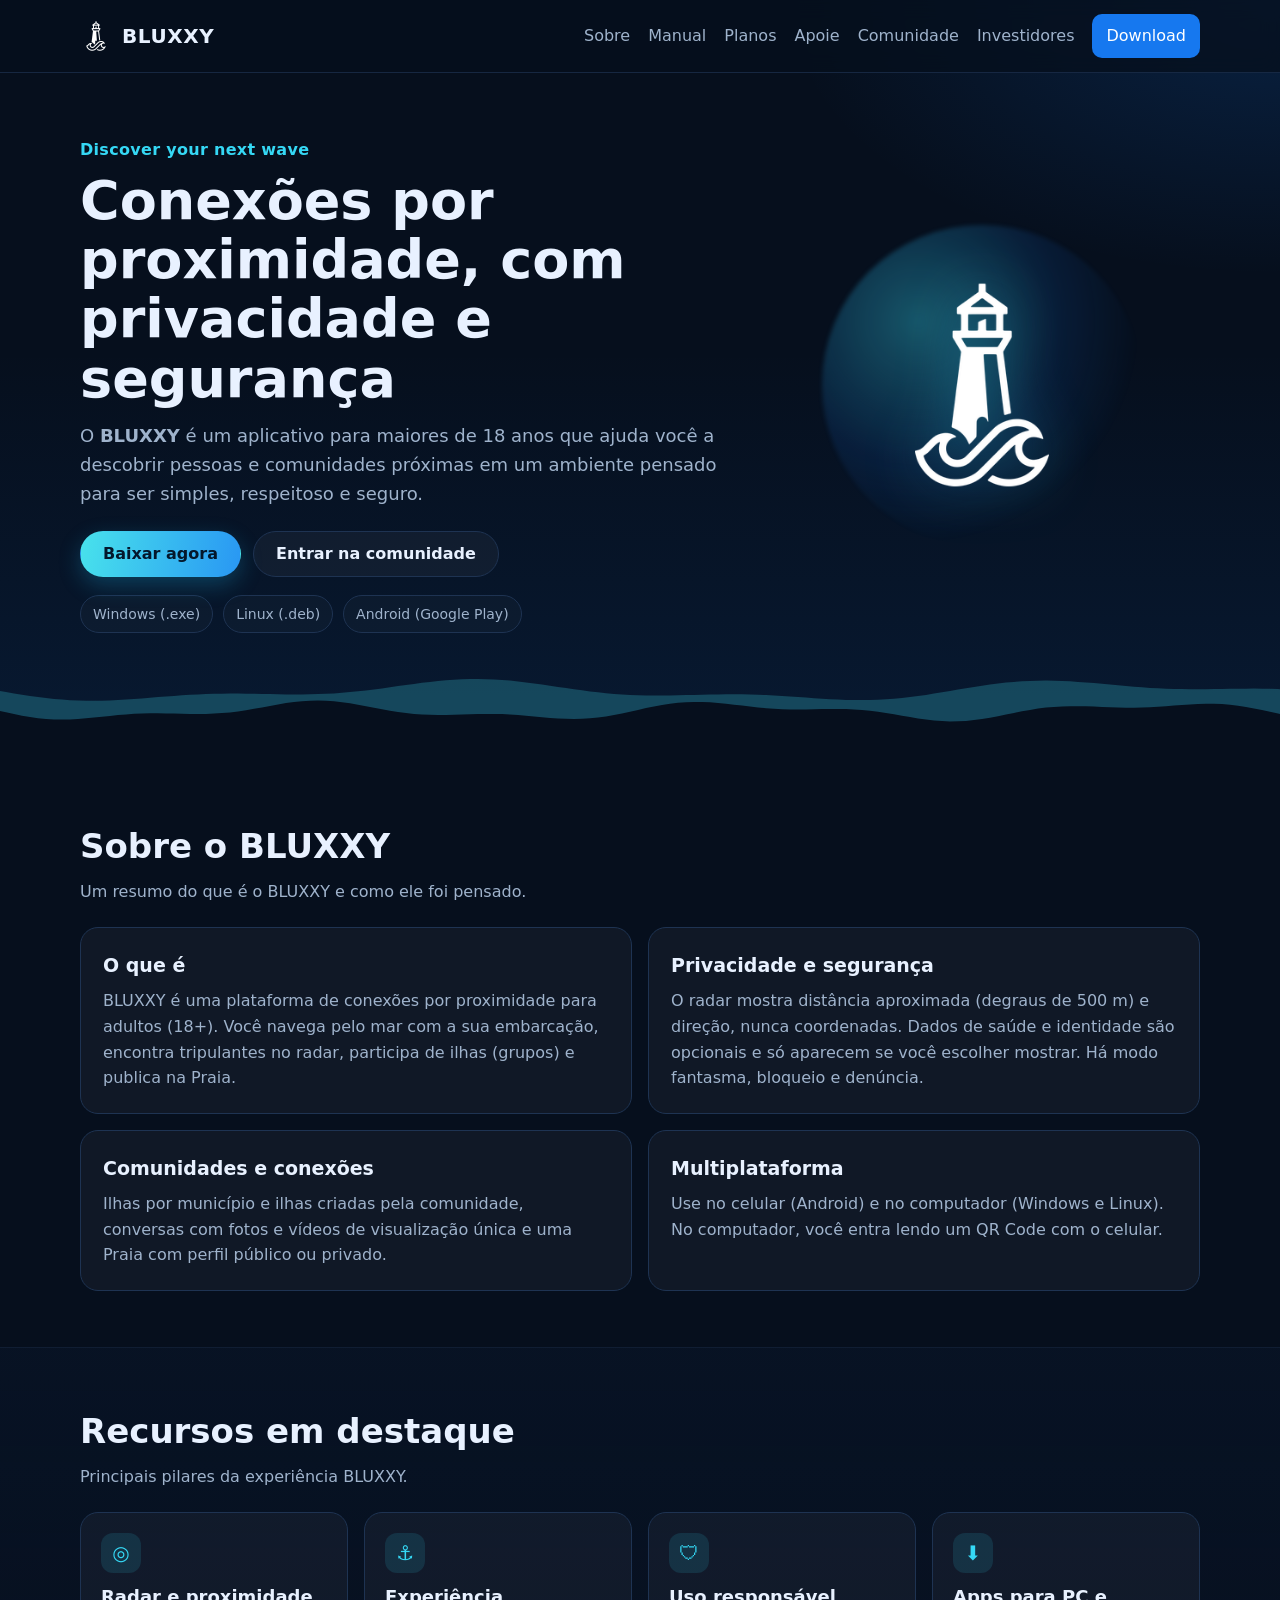
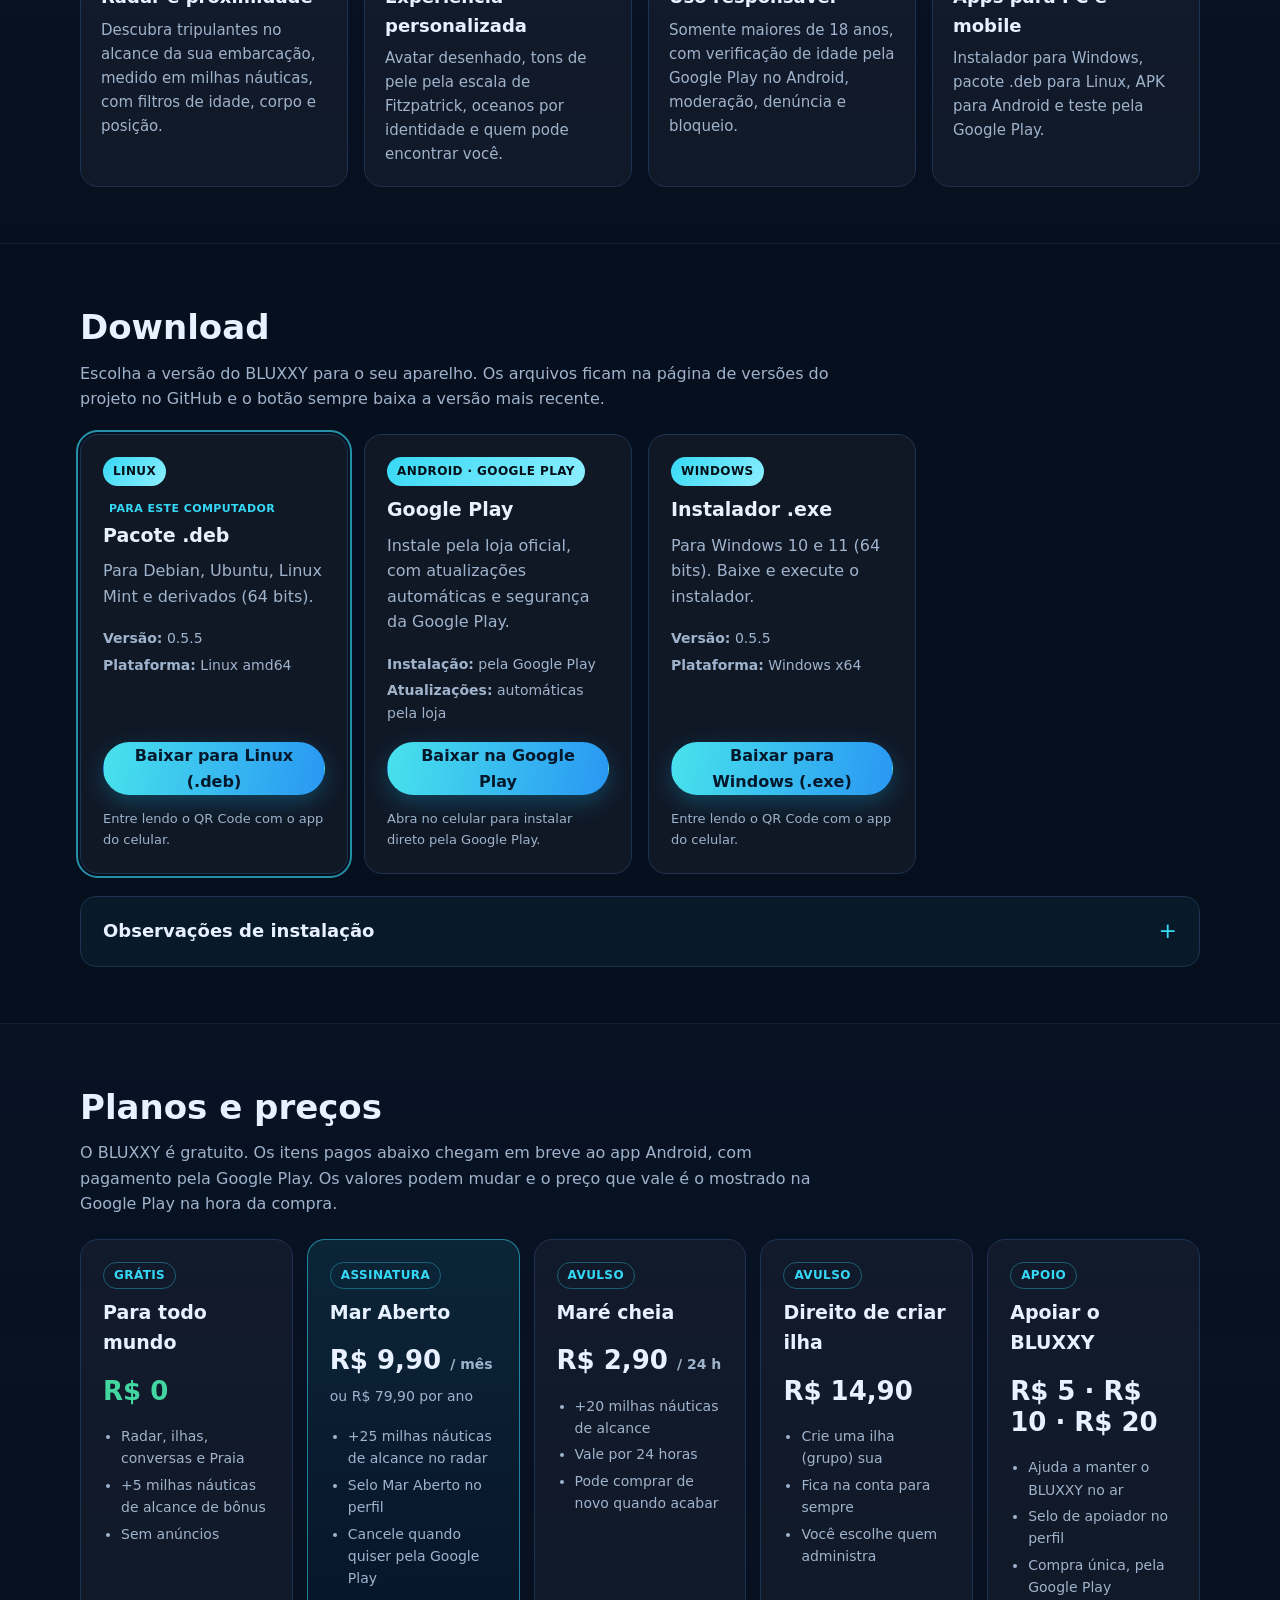
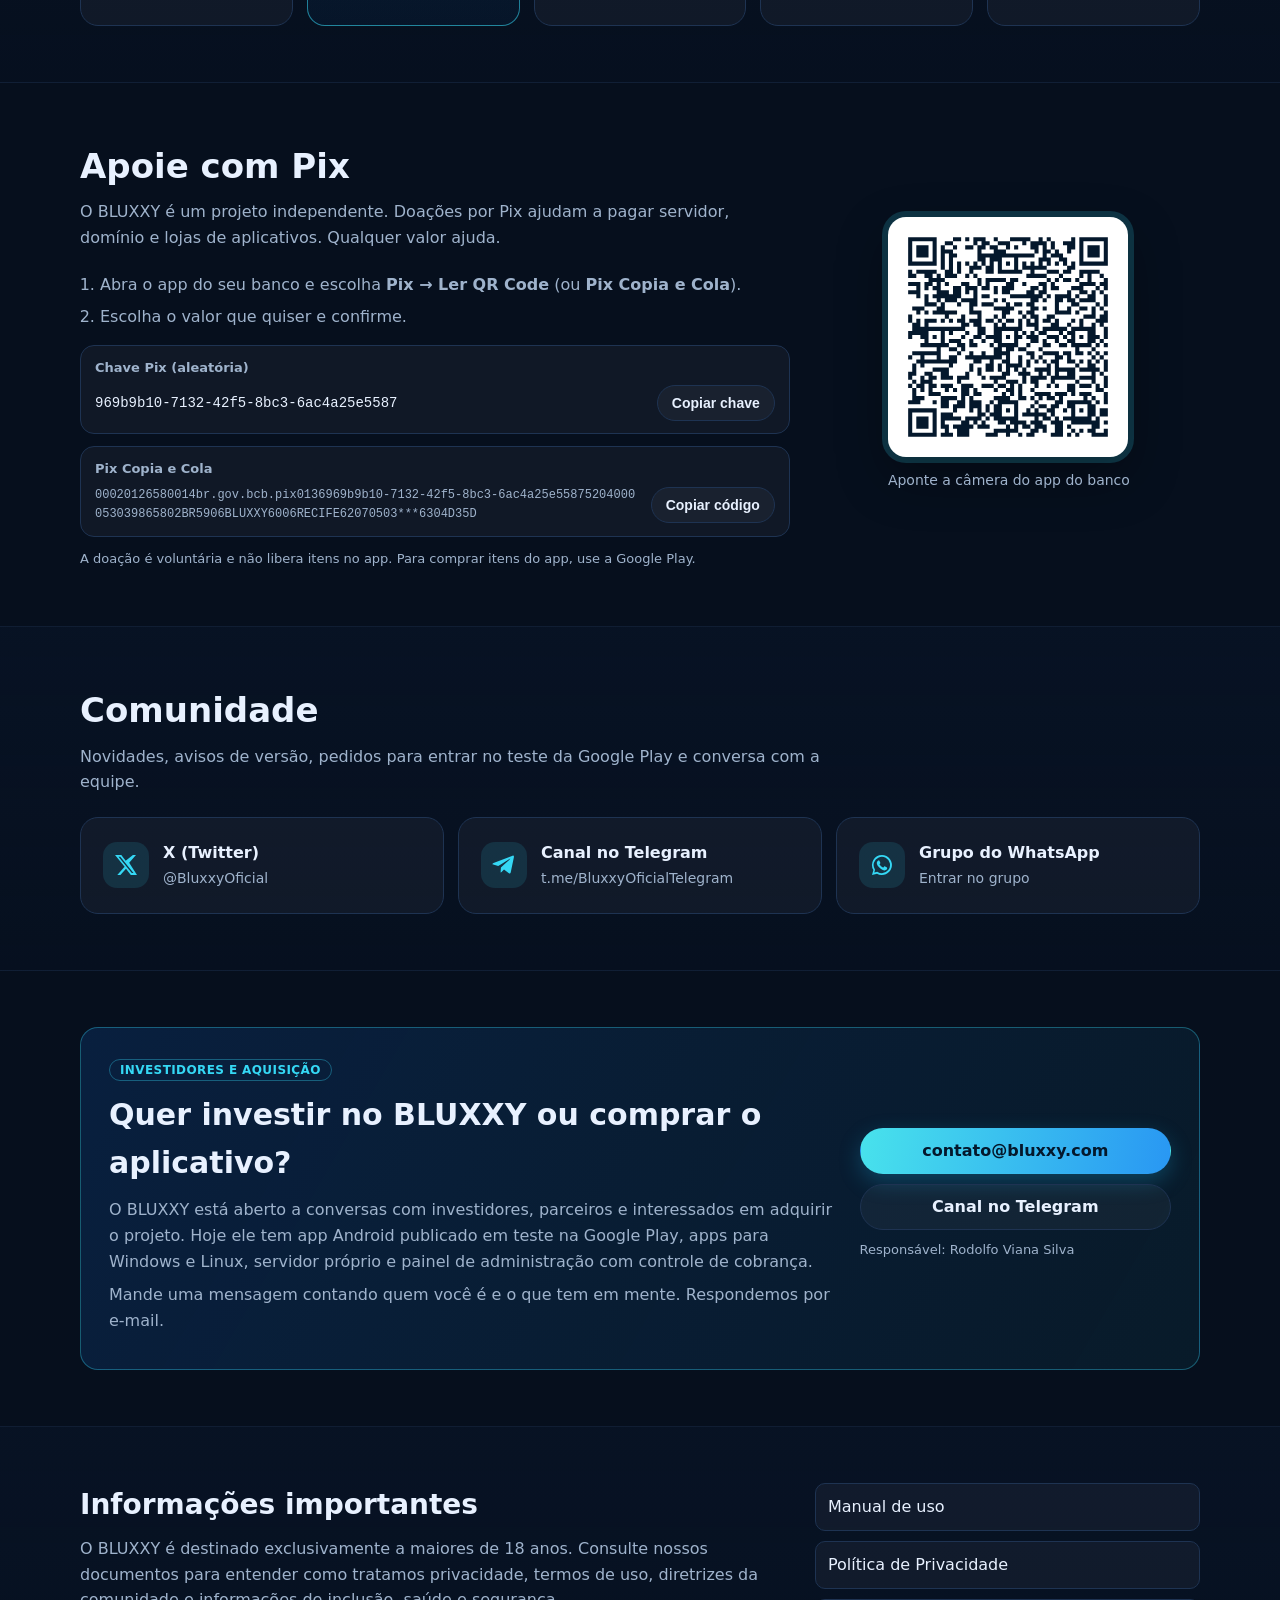
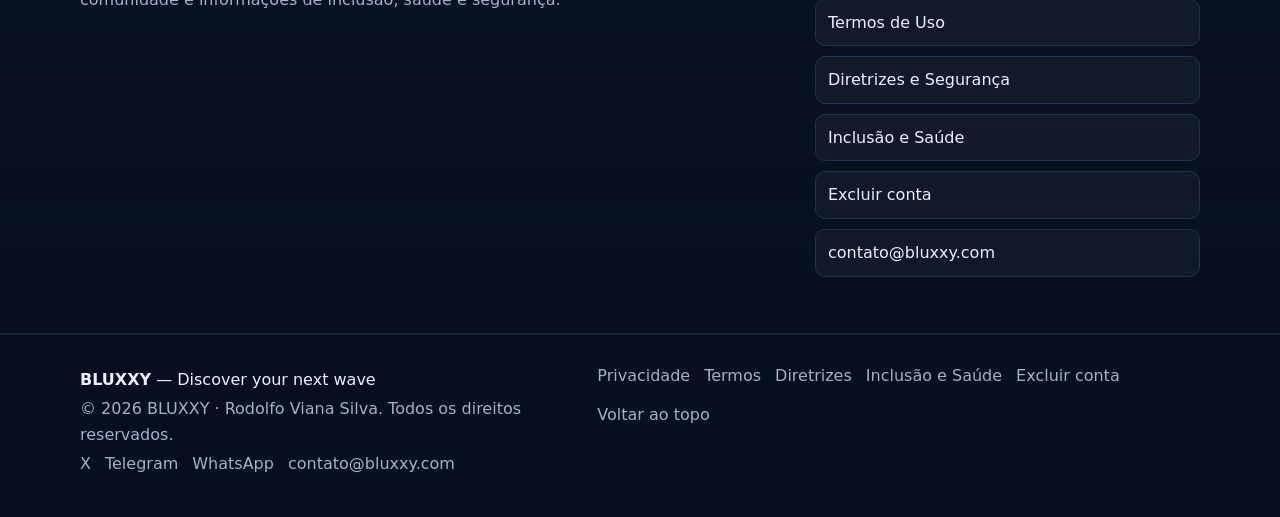
<file: index.html>
<!doctype html>
<html lang="pt-BR">
<head>
  <meta charset="utf-8" />
  <meta name="viewport" content="width=device-width, initial-scale=1" />
  <title>BLUXXY — Discover your next wave</title>
  <meta name="description" content="BLUXXY é um app de conexões por proximidade para maiores de 18 anos. Baixe para Windows (.exe), Linux (.deb) e Android pela Google Play." />
  <meta name="theme-color" content="#060f1d" />
  <meta property="og:title" content="BLUXXY — Discover your next wave" />
  <meta property="og:description" content="Conexões por proximidade com foco em privacidade e segurança. Baixe para Windows, Linux e Android." />
  <meta property="og:type" content="website" />
  <meta property="og:url" content="https://www.bluxxy.com/" />
  <meta property="og:image" content="https://www.bluxxy.com/assets/icone-bluxxy-512.png" />
  <link rel="icon" href="assets/icone-bluxxy-48.png" type="image/png" />
  <link rel="apple-touch-icon" href="assets/icone-bluxxy-192.png" />
  <link rel="stylesheet" href="css/styles.css" />
</head>
<body>
  <header class="site-header">
    <div class="container header-inner">
      <a class="brand" href="#inicio" aria-label="BLUXXY início">
        <img src="assets/farol-branco.png" alt="Logo BLUXXY" class="brand-logo" />
        <span class="brand-name">BLUXXY</span>
      </a>
      <nav class="nav" aria-label="Principal">
        <a href="#sobre">Sobre</a>
        <a href="manual.html">Manual</a>
        <a href="#planos">Planos</a>
        <a href="#apoie">Apoie</a>
        <a href="#comunidade">Comunidade</a>
        <a href="#investidores">Investidores</a>
        <a href="#download" class="nav-cta">Download</a>
      </nav>
      <button class="menu-btn" id="menuBtn" aria-expanded="false" aria-controls="mobileNav" aria-label="Abrir menu">☰</button>
    </div>
    <nav class="mobile-nav" id="mobileNav" aria-label="Menu móvel">
      <a href="#sobre">Sobre</a>
      <a href="manual.html">Manual de uso</a>
      <a href="#download">Download</a>
      <a href="#planos">Planos e preços</a>
      <a href="#apoie">Apoie com Pix</a>
      <a href="#comunidade">Comunidade</a>
      <a href="#investidores">Investidores</a>
      <a href="privacidade.html">Privacidade</a>
      <a href="termos.html">Termos</a>
      <a href="diretrizes.html">Diretrizes e Segurança</a>
      <a href="inclusao-saude.html">Inclusão e Saúde</a>
    </nav>
  </header>

  <main id="inicio">
    <section class="hero">
      <div class="container hero-grid">
        <div class="hero-copy">
          <p class="eyebrow">Discover your next wave</p>
          <h1>Conexões por proximidade, com privacidade e segurança</h1>
          <p class="lead">O <strong>BLUXXY</strong> é um aplicativo para maiores de 18 anos que ajuda você a descobrir pessoas e comunidades próximas em um ambiente pensado para ser simples, respeitoso e seguro.</p>
          <div class="hero-actions">
            <a class="btn btn-primary" href="#download">Baixar agora</a>
            <a class="btn btn-ghost" href="#comunidade">Entrar na comunidade</a>
          </div>
          <ul class="hero-badges" aria-label="Disponibilidade">
            <li>Windows (.exe)</li>
            <li>Linux (.deb)</li>
            <li>Android (Google Play)</li>
          </ul>
        </div>
        <div class="hero-visual" aria-hidden="true">
          <div class="orb"></div>
          <img src="assets/farol-branco.png" alt="" class="hero-logo" />
        </div>
      </div>
      <div class="mare" aria-hidden="true"><svg id="mare" preserveAspectRatio="none"><path class="tras" /><path class="frente" /></svg></div>
    </section>

    <section id="sobre" class="section">
      <div class="container">
        <div class="section-head">
          <h2>Sobre o BLUXXY</h2>
          <p>Um resumo do que é o BLUXXY e como ele foi pensado.</p>
        </div>
        <div class="cards two carrossel">
          <article class="card">
            <h3>O que é</h3>
            <p>BLUXXY é uma plataforma de conexões por proximidade para adultos (18+). Você navega pelo mar com a sua embarcação, encontra tripulantes no radar, participa de ilhas (grupos) e publica na Praia.</p>
          </article>
          <article class="card">
            <h3>Privacidade e segurança</h3>
            <p>O radar mostra distância aproximada (degraus de 500 m) e direção, nunca coordenadas. Dados de saúde e identidade são opcionais e só aparecem se você escolher mostrar. Há modo fantasma, bloqueio e denúncia.</p>
          </article>
          <article class="card">
            <h3>Comunidades e conexões</h3>
            <p>Ilhas por município e ilhas criadas pela comunidade, conversas com fotos e vídeos de visualização única e uma Praia com perfil público ou privado.</p>
          </article>
          <article class="card">
            <h3>Multiplataforma</h3>
            <p>Use no celular (Android) e no computador (Windows e Linux). No computador, você entra lendo um QR Code com o celular.</p>
          </article>
        </div>
        <p class="deslize">Deslize para ver mais</p>
      </div>
    </section>

    <section id="recursos" class="section section-alt">
      <div class="container">
        <div class="section-head">
          <h2>Recursos em destaque</h2>
          <p>Principais pilares da experiência BLUXXY.</p>
        </div>
        <div class="features carrossel">
          <div class="feature">
            <div class="feature-icon">◎</div>
            <h3>Radar e proximidade</h3>
            <p>Descubra tripulantes no alcance da sua embarcação, medido em milhas náuticas, com filtros de idade, corpo e posição.</p>
          </div>
          <div class="feature">
            <div class="feature-icon">⚓</div>
            <h3>Experiência personalizada</h3>
            <p>Avatar desenhado, tons de pele pela escala de Fitzpatrick, oceanos por identidade e quem pode encontrar você.</p>
          </div>
          <div class="feature">
            <div class="feature-icon">🛡</div>
            <h3>Uso responsável</h3>
            <p>Somente maiores de 18 anos, com verificação de idade pela Google Play no Android, moderação, denúncia e bloqueio.</p>
          </div>
          <div class="feature">
            <div class="feature-icon">⬇</div>
            <h3>Apps para PC e mobile</h3>
            <p>Instalador para Windows, pacote .deb para Linux, APK para Android e teste pela Google Play.</p>
          </div>
        </div>
        <p class="deslize">Deslize para ver mais</p>
      </div>
    </section>

    <section id="download" class="section">
      <div class="container">
        <div class="section-head">
          <h2>Download</h2>
          <p>Escolha a versão do BLUXXY para o seu aparelho. Os arquivos ficam na página de versões do projeto no GitHub e o botão sempre baixa a versão mais recente.</p>
        </div>
        <div class="download-grid four" id="downloads">
          <article class="card download-card" data-plat="play">
            <div class="dl-top">
              <span class="dl-badge">Android · Google Play</span><span class="dl-tag-aqui">Para o seu celular</span>
              <h3>Google Play</h3>
              <p>Instale pela loja oficial, com atualizações automáticas e segurança da Google Play.</p>
            </div>
            <ul class="dl-meta">
              <li><strong>Instalação:</strong> pela Google Play</li>
              <li><strong>Atualizações:</strong> automáticas pela loja</li>
            </ul>
            <a class="btn btn-primary btn-block" href="https://play.google.com/store/apps/details?id=com.bluxxy.app" target="_blank" rel="noopener">Baixar na Google Play</a>
            <p class="dl-note">Abra no celular para instalar direto pela Google Play.</p>
          </article>

          <article class="card download-card" data-plat="windows">
            <div class="dl-top">
              <span class="dl-badge">Windows</span><span class="dl-tag-aqui">Para este computador</span>
              <h3>Instalador .exe</h3>
              <p>Para Windows 10 e 11 (64 bits). Baixe e execute o instalador.</p>
            </div>
            <ul class="dl-meta">
              <li><strong>Versão:</strong> 0.5.5</li>
              <li><strong>Plataforma:</strong> Windows x64</li>
            </ul>
            <a class="btn btn-primary btn-block" href="https://github.com/vianasilva980-oss/bluxxy.com/releases/latest/download/BLUXXY-Setup.exe">Baixar para Windows (.exe)</a>
            <p class="dl-note">Entre lendo o QR Code com o app do celular.</p>
          </article>

          <article class="card download-card" data-plat="linux">
            <div class="dl-top">
              <span class="dl-badge">Linux</span><span class="dl-tag-aqui">Para este computador</span>
              <h3>Pacote .deb</h3>
              <p>Para Debian, Ubuntu, Linux Mint e derivados (64 bits).</p>
            </div>
            <ul class="dl-meta">
              <li><strong>Versão:</strong> 0.5.5</li>
              <li><strong>Plataforma:</strong> Linux amd64</li>
            </ul>
            <a class="btn btn-primary btn-block" href="https://github.com/vianasilva980-oss/bluxxy.com/releases/latest/download/bluxxy.deb">Baixar para Linux (.deb)</a>
            <p class="dl-note">Entre lendo o QR Code com o app do celular.</p>
          </article>
        </div>

        <p class="dl-iphone" id="dlIphone" hidden>No iPhone o BLUXXY ainda não está disponível. Entre no <a href="#comunidade">grupo</a> para saber quando sair.</p>
        <details class="notice-box">
          <summary><h3>Observações de instalação</h3></summary>
          <ul>
            <li><strong>Windows:</strong> o instalador ainda não tem assinatura digital. Se o SmartScreen avisar, clique em <em>Mais informações</em> e depois em <em>Executar assim mesmo</em>. Baixe sempre por este site.</li>
            <li><strong>Linux:</strong> instale pela central de programas ou com <code>sudo apt install ./bluxxy.deb</code>.</li>
            <li>A conferência dos arquivos (SHA-256) fica no arquivo <a href="https://github.com/vianasilva980-oss/bluxxy.com/releases/latest/download/SHA256SUMS.txt">SHA256SUMS.txt</a>.</li>
          </ul>
        </details>
      </div>
    </section>

    <section id="planos" class="section section-alt">
      <div class="container">
        <div class="section-head">
          <h2>Planos e preços</h2>
          <p>O BLUXXY é gratuito. Os itens pagos abaixo chegam em breve ao app Android, com pagamento pela Google Play. Os valores podem mudar e o preço que vale é o mostrado na Google Play na hora da compra.</p>
        </div>
        <div class="planos carrossel">
          <article class="card plano plano-gratis">
            <span class="plano-tag">Grátis</span>
            <h3>Para todo mundo</h3>
            <p class="preco">R$ 0</p>
            <ul>
              <li>Radar, ilhas, conversas e Praia</li>
              <li>+5 milhas náuticas de alcance de bônus</li>
              <li>Sem anúncios</li>
            </ul>
          </article>
          <article class="card plano plano-destaque">
            <span class="plano-tag">Assinatura</span>
            <h3>Mar Aberto</h3>
            <p class="preco">R$ 9,90 <small>/ mês</small></p>
            <p class="preco-alt">ou R$ 79,90 por ano</p>
            <ul>
              <li>+25 milhas náuticas de alcance no radar</li>
              <li>Selo Mar Aberto no perfil</li>
              <li>Cancele quando quiser pela Google Play</li>
            </ul>
          </article>
          <article class="card plano">
            <span class="plano-tag">Avulso</span>
            <h3>Maré cheia</h3>
            <p class="preco">R$ 2,90 <small>/ 24 h</small></p>
            <ul>
              <li>+20 milhas náuticas de alcance</li>
              <li>Vale por 24 horas</li>
              <li>Pode comprar de novo quando acabar</li>
            </ul>
          </article>
          <article class="card plano">
            <span class="plano-tag">Avulso</span>
            <h3>Direito de criar ilha</h3>
            <p class="preco">R$ 14,90</p>
            <ul>
              <li>Crie uma ilha (grupo) sua</li>
              <li>Fica na conta para sempre</li>
              <li>Você escolhe quem administra</li>
            </ul>
          </article>
          <article class="card plano">
            <span class="plano-tag">Apoio</span>
            <h3>Apoiar o BLUXXY</h3>
            <p class="preco">R$ 5 · R$ 10 · R$ 20</p>
            <ul>
              <li>Ajuda a manter o BLUXXY no ar</li>
              <li>Selo de apoiador no perfil</li>
              <li>Compra única, pela Google Play</li>
            </ul>
          </article>
        </div>
        <p class="deslize">Deslize para ver mais</p>
      </div>
    </section>

    <section id="apoie" class="section">
      <div class="container apoie">
        <div class="apoie-texto">
          <div class="section-head">
            <h2>Apoie com Pix</h2>
            <p>O BLUXXY é um projeto independente. Doações por Pix ajudam a pagar servidor, domínio e lojas de aplicativos. Qualquer valor ajuda.</p>
          </div>
          <ol class="passos">
            <li>Abra o app do seu banco e escolha <strong>Pix → Ler QR Code</strong> (ou <strong>Pix Copia e Cola</strong>).</li>
            <li>Escolha o valor que quiser e confirme.</li>
          </ol>
          <div class="pix-chave">
            <span class="pix-rotulo">Chave Pix (aleatória)</span>
            <code id="pixChave">969b9b10-7132-42f5-8bc3-6ac4a25e5587</code>
            <button type="button" class="btn btn-ghost btn-sm" data-copiar="pixChave">Copiar chave</button>
          </div>
          <div class="pix-chave">
            <span class="pix-rotulo">Pix Copia e Cola</span>
            <code id="pixCopia" class="pix-copia">00020126580014br.gov.bcb.pix0136969b9b10-7132-42f5-8bc3-6ac4a25e55875204000053039865802BR5906BLUXXY6006RECIFE62070503***6304D35D</code>
            <button type="button" class="btn btn-ghost btn-sm" data-copiar="pixCopia">Copiar código</button>
          </div>
          <p class="dl-note">A doação é voluntária e não libera itens no app. Para comprar itens do app, use a Google Play.</p>
        </div>
        <figure class="pix-qr">
          <img src="assets/pix-qr.svg" alt="QR Code Pix para doação ao BLUXXY" width="240" height="240" />
          <figcaption>Aponte a câmera do app do banco</figcaption>
        </figure>
      </div>
    </section>

    <section id="comunidade" class="section section-alt">
      <div class="container">
        <div class="section-head">
          <h2>Comunidade</h2>
          <p>Novidades, avisos de versão, pedidos para entrar no teste da Google Play e conversa com a equipe.</p>
        </div>
        <div class="redes">
          <a class="card rede" href="https://x.com/BluxxyOficial" target="_blank" rel="noopener">
            <span class="rede-icone" aria-hidden="true"><svg viewBox="0 0 24 24"><path fill="currentColor" d="M18.9 2H22l-6.8 7.8L23 22h-6.2l-4.8-6.3L6.4 22H3.3l7.3-8.3L1 2h6.3l4.4 5.8L18.9 2Zm-1.1 18.1h1.7L6.3 3.8H4.5l13.3 16.3Z"/></svg></span>
            <span><strong>X (Twitter)</strong><small>@BluxxyOficial</small></span>
          </a>
          <a class="card rede" href="https://t.me/BluxxyOficialTelegram" target="_blank" rel="noopener">
            <span class="rede-icone" aria-hidden="true"><svg viewBox="0 0 24 24"><path fill="currentColor" d="M21.9 4.3 18.7 19.4c-.2 1-.9 1.3-1.8.8l-4.9-3.6-2.4 2.3c-.3.3-.5.5-1 .5l.3-5 9.2-8.3c.4-.4-.1-.6-.6-.2L6.2 13.1l-4.9-1.5c-1.1-.3-1.1-1.1.2-1.6L20.6 2.7c.9-.3 1.6.2 1.3 1.6Z"/></svg></span>
            <span><strong>Canal no Telegram</strong><small>t.me/BluxxyOficialTelegram</small></span>
          </a>
          <a class="card rede" href="https://chat.whatsapp.com/EjpPdapXIQgCmeeUHgpNLG" target="_blank" rel="noopener">
            <span class="rede-icone" aria-hidden="true"><svg viewBox="0 0 24 24"><path fill="currentColor" d="M12 2a10 10 0 0 0-8.6 15.1L2 22l5-1.3A10 10 0 1 0 12 2Zm0 18.2c-1.6 0-3.1-.4-4.4-1.2l-.3-.2-3 .8.8-2.9-.2-.3A8.2 8.2 0 1 1 12 20.2Zm4.5-6.1c-.2-.1-1.5-.7-1.7-.8-.2-.1-.4-.1-.6.1l-.8 1c-.1.2-.3.2-.5.1a6.7 6.7 0 0 1-3.3-2.9c-.3-.4.2-.4.7-1.4.1-.2 0-.3 0-.4l-.8-1.8c-.2-.5-.4-.4-.6-.4h-.5c-.2 0-.4.1-.7.3-.2.3-.9.9-.9 2.2s.9 2.5 1 2.7c.1.2 1.8 2.8 4.4 3.9 1.6.7 2.3.8 3.1.6.5-.1 1.5-.6 1.7-1.2.2-.6.2-1.1.2-1.2-.1-.1-.3-.2-.5-.3Z"/></svg></span>
            <span><strong>Grupo do WhatsApp</strong><small>Entrar no grupo</small></span>
          </a>
        </div>
      </div>
    </section>

    <section id="investidores" class="section">
      <div class="container">
        <div class="investidores card">
          <div>
            <span class="plano-tag">Investidores e aquisição</span>
            <h2>Quer investir no BLUXXY ou comprar o aplicativo?</h2>
            <p>O BLUXXY está aberto a conversas com investidores, parceiros e interessados em adquirir o projeto. Hoje ele tem app Android publicado em teste na Google Play, apps para Windows e Linux, servidor próprio e painel de administração com controle de cobrança.</p>
            <p>Mande uma mensagem contando quem você é e o que tem em mente. Respondemos por e-mail.</p>
          </div>
          <div class="investidores-acoes">
            <a class="btn btn-primary" href="mailto:contato@bluxxy.com?subject=BLUXXY%20%E2%80%94%20Investimento%20%2F%20aquisi%C3%A7%C3%A3o">contato@bluxxy.com</a>
            <a class="btn btn-ghost" href="https://t.me/BluxxyOficialTelegram" target="_blank" rel="noopener">Canal no Telegram</a>
            <p class="dl-note">Responsável: Rodolfo Viana Silva</p>
          </div>
        </div>
      </div>
    </section>

    <section class="section section-alt">
      <div class="container info-strip">
        <div>
          <h2>Informações importantes</h2>
          <p>O BLUXXY é destinado exclusivamente a maiores de 18 anos. Consulte nossos documentos para entender como tratamos privacidade, termos de uso, diretrizes da comunidade e informações de inclusão, saúde e segurança.</p>
        </div>
        <div class="info-links">
          <a href="manual.html">Manual de uso</a>
          <a href="privacidade.html">Política de Privacidade</a>
          <a href="termos.html">Termos de Uso</a>
          <a href="diretrizes.html">Diretrizes e Segurança</a>
          <a href="inclusao-saude.html">Inclusão e Saúde</a>
          <a href="excluir-conta.html">Excluir conta</a>
          <a href="mailto:contato@bluxxy.com">contato@bluxxy.com</a>
        </div>
      </div>
    </section>
  </main>

  <footer class="site-footer">
    <div class="container footer-inner">
      <div>
        <p class="footer-brand"><strong>BLUXXY</strong> — Discover your next wave</p>
        <p>&copy; <span id="year"></span> BLUXXY · Rodolfo Viana Silva. Todos os direitos reservados.</p>
        <p class="footer-redes">
          <a href="https://x.com/BluxxyOficial" target="_blank" rel="noopener">X</a>
          <a href="https://t.me/BluxxyOficialTelegram" target="_blank" rel="noopener">Telegram</a>
          <a href="https://chat.whatsapp.com/EjpPdapXIQgCmeeUHgpNLG" target="_blank" rel="noopener">WhatsApp</a>
          <a href="mailto:contato@bluxxy.com">contato@bluxxy.com</a>
        </p>
      </div>
      <div class="footer-links">
        <a href="privacidade.html">Privacidade</a>
        <a href="termos.html">Termos</a>
        <a href="diretrizes.html">Diretrizes</a>
        <a href="inclusao-saude.html">Inclusão e Saúde</a>
        <a href="excluir-conta.html">Excluir conta</a>
        <a href="#inicio">Voltar ao topo</a>
      </div>
    </div>
  </footer>

  <script src="js/main.js"></script>
</body>
</html>
</file>
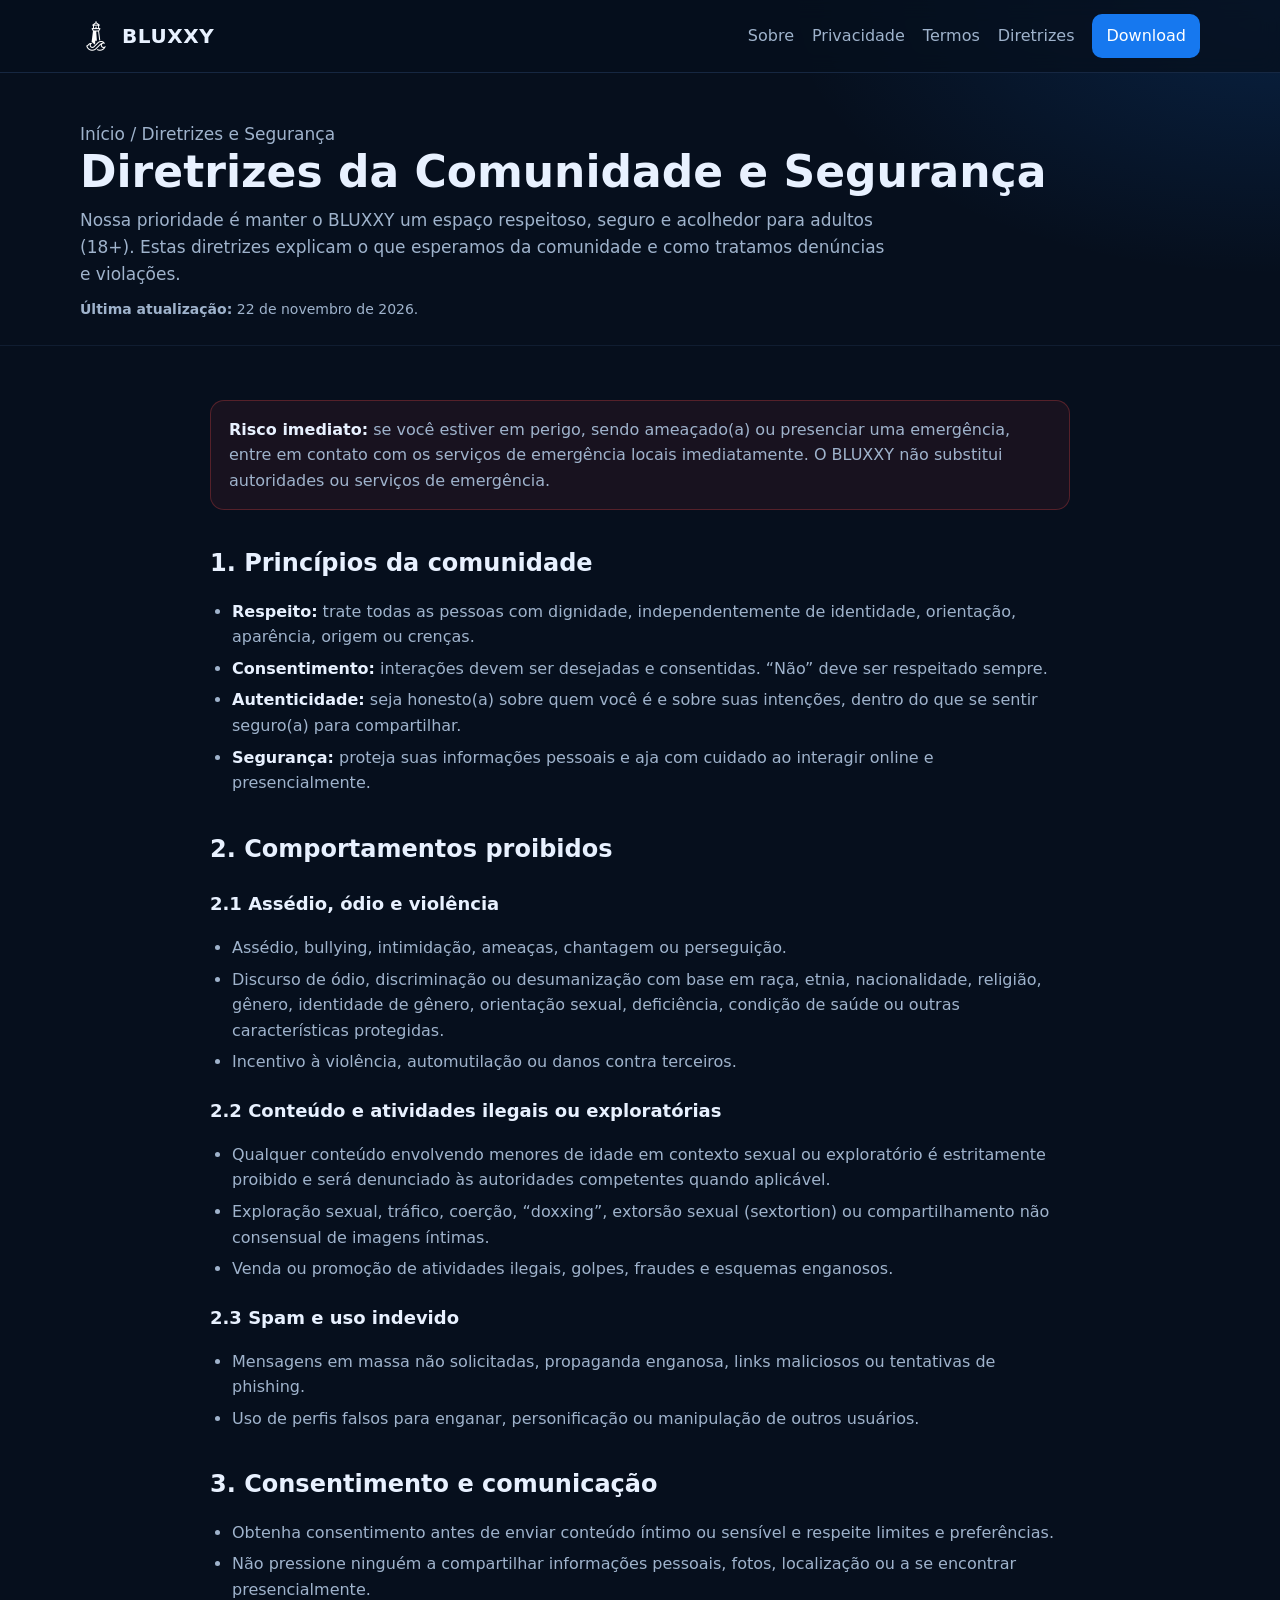
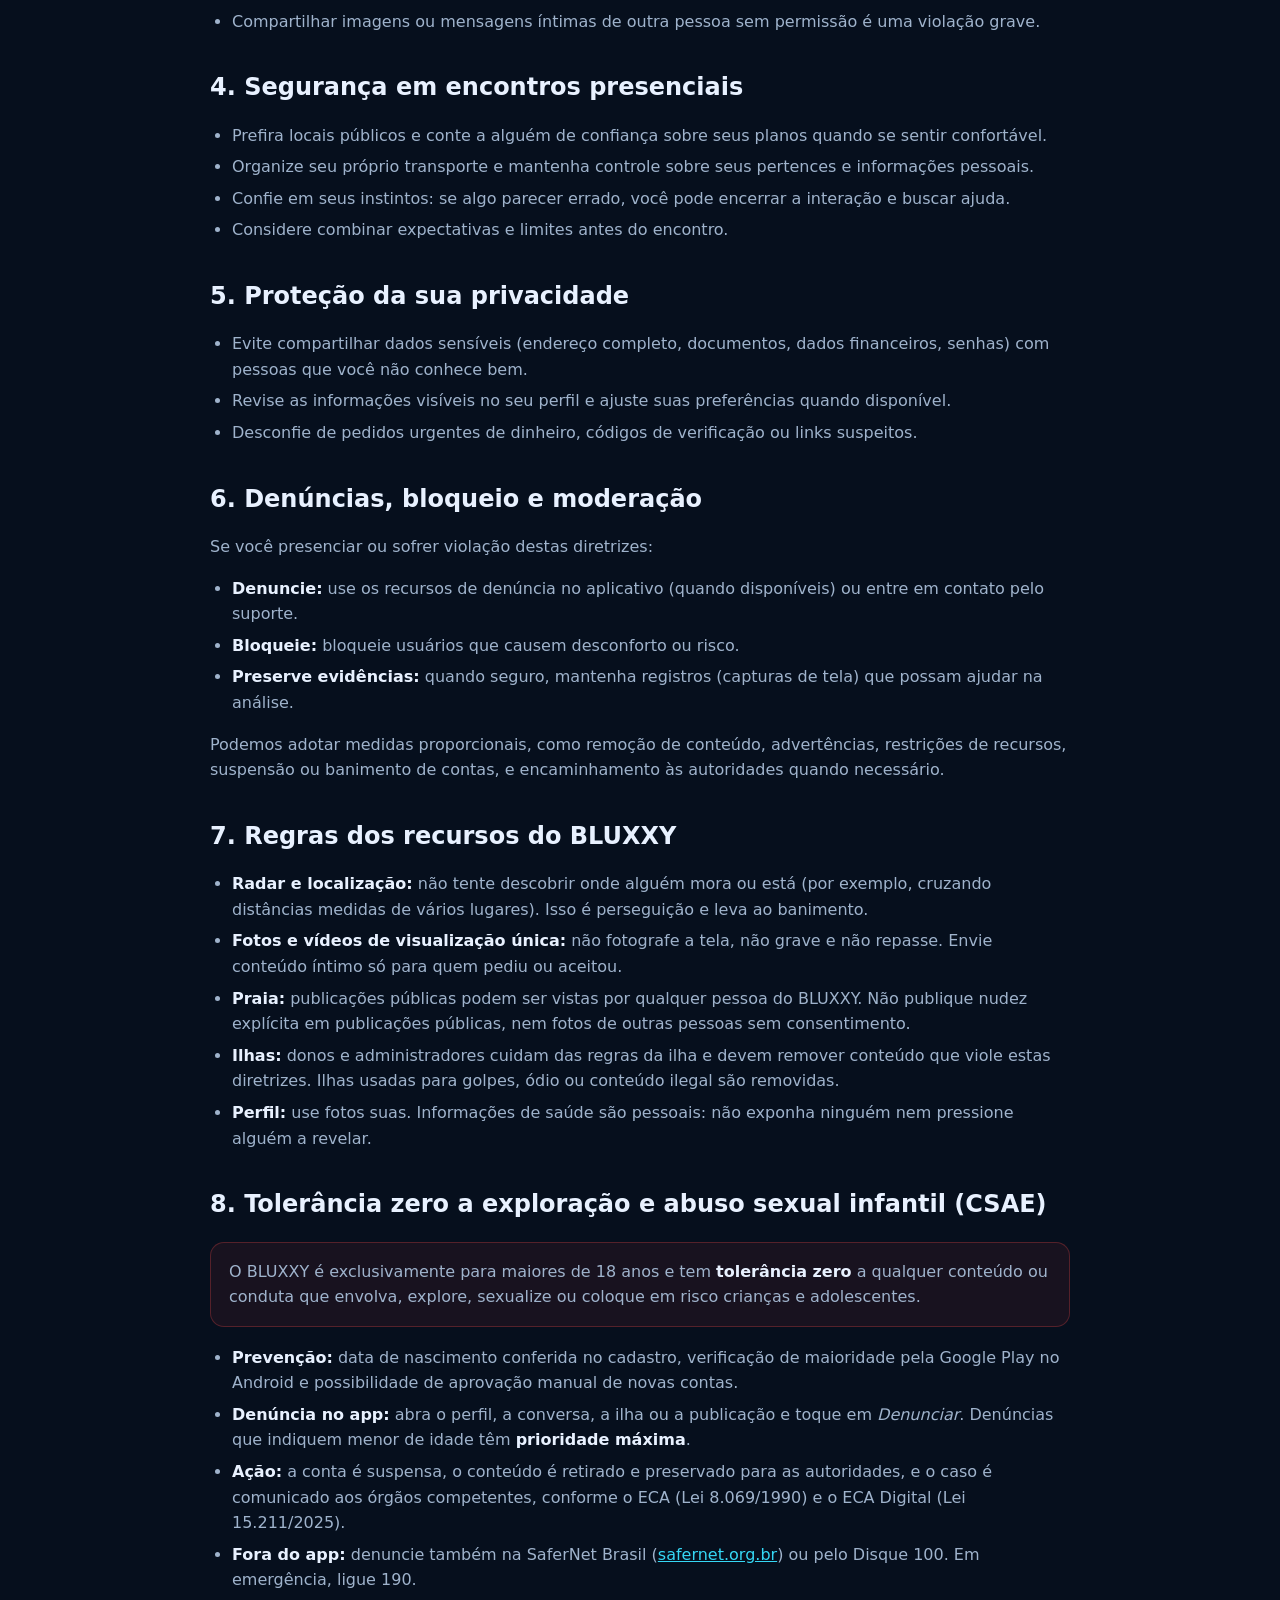
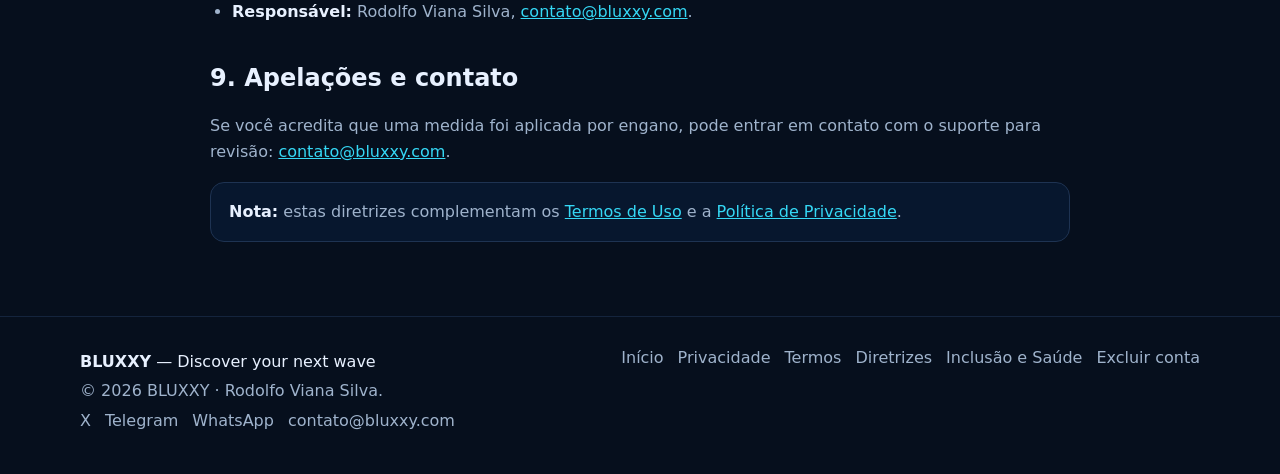
<file: diretrizes.html>
<!doctype html>
<html lang="pt-BR">
<head>
  <meta charset="utf-8" />
  <meta name="viewport" content="width=device-width, initial-scale=1" />
  <title>Diretrizes da Comunidade e Segurança — BLUXXY</title>
  <meta name="description" content="Diretrizes da Comunidade e Segurança do BLUXXY: respeito, consentimento, encontros seguros, regras dos recursos e tolerância zero a exploração sexual infantil." />
  <meta name="theme-color" content="#060f1d" />
  <link rel="icon" href="assets/icone-bluxxy-48.png" type="image/png" />
  <link rel="apple-touch-icon" href="assets/icone-bluxxy-192.png" />
  <link rel="stylesheet" href="css/styles.css" />
</head>
<body>
  <header class="site-header">
    <div class="container header-inner">
      <a class="brand" href="index.html" aria-label="BLUXXY início"><img src="assets/farol-branco.png" alt="Logo BLUXXY" class="brand-logo" /><span class="brand-name">BLUXXY</span></a>
      <nav class="nav" aria-label="Principal">
        <a href="index.html#sobre">Sobre</a><a href="privacidade.html">Privacidade</a><a href="termos.html">Termos</a><a href="diretrizes.html" aria-current="page">Diretrizes</a>
        <a href="index.html#download" class="nav-cta">Download</a>
      </nav>
      <button class="menu-btn" id="menuBtn" aria-expanded="false" aria-controls="mobileNav" aria-label="Abrir menu">☰</button>
    </div>
    <nav class="mobile-nav" id="mobileNav" aria-label="Menu móvel">
      <a href="index.html">Início</a><a href="index.html#download">Download</a><a href="privacidade.html">Privacidade</a><a href="termos.html">Termos</a><a href="diretrizes.html">Diretrizes e Segurança</a><a href="inclusao-saude.html">Inclusão e Saúde</a>
    </nav>
  </header>

  <main>
    <section class="page-hero">
      <div class="container">
        <p class="breadcrumb"><a href="index.html">Início</a> / Diretrizes e Segurança</p>
        <h1>Diretrizes da Comunidade e Segurança</h1>
        <p>Nossa prioridade é manter o BLUXXY um espaço respeitoso, seguro e acolhedor para adultos (18+). Estas diretrizes explicam o que esperamos da comunidade e como tratamos denúncias e violações.</p>
        <p style="color:var(--muted);margin-top:10px;font-size:14px;"><strong>Última atualização:</strong> 22 de novembro de 2026.</p>
      </div>
    </section>
    <section class="content">
      <div class="container prose">

        <div class="callout danger"><strong>Risco imediato:</strong> se você estiver em perigo, sendo ameaçado(a) ou presenciar uma emergência, entre em contato com os serviços de emergência locais imediatamente. O BLUXXY não substitui autoridades ou serviços de emergência.</div>

        <h2 id="principios">1. Princípios da comunidade</h2>
        <ul>
          <li><strong>Respeito:</strong> trate todas as pessoas com dignidade, independentemente de identidade, orientação, aparência, origem ou crenças.</li>
          <li><strong>Consentimento:</strong> interações devem ser desejadas e consentidas. “Não” deve ser respeitado sempre.</li>
          <li><strong>Autenticidade:</strong> seja honesto(a) sobre quem você é e sobre suas intenções, dentro do que se sentir seguro(a) para compartilhar.</li>
          <li><strong>Segurança:</strong> proteja suas informações pessoais e aja com cuidado ao interagir online e presencialmente.</li>
        </ul>

        <h2 id="proibidos">2. Comportamentos proibidos</h2>
        <h3>2.1 Assédio, ódio e violência</h3>
        <ul>
          <li>Assédio, bullying, intimidação, ameaças, chantagem ou perseguição.</li>
          <li>Discurso de ódio, discriminação ou desumanização com base em raça, etnia, nacionalidade, religião, gênero, identidade de gênero, orientação sexual, deficiência, condição de saúde ou outras características protegidas.</li>
          <li>Incentivo à violência, automutilação ou danos contra terceiros.</li>
        </ul>
        <h3>2.2 Conteúdo e atividades ilegais ou exploratórias</h3>
        <ul>
          <li>Qualquer conteúdo envolvendo menores de idade em contexto sexual ou exploratório é estritamente proibido e será denunciado às autoridades competentes quando aplicável.</li>
          <li>Exploração sexual, tráfico, coerção, “doxxing”, extorsão sexual (sextortion) ou compartilhamento não consensual de imagens íntimas.</li>
          <li>Venda ou promoção de atividades ilegais, golpes, fraudes e esquemas enganosos.</li>
        </ul>
        <h3>2.3 Spam e uso indevido</h3>
        <ul>
          <li>Mensagens em massa não solicitadas, propaganda enganosa, links maliciosos ou tentativas de phishing.</li>
          <li>Uso de perfis falsos para enganar, personificação ou manipulação de outros usuários.</li>
        </ul>

        <h2 id="consentimento">3. Consentimento e comunicação</h2>
        <ul>
          <li>Obtenha consentimento antes de enviar conteúdo íntimo ou sensível e respeite limites e preferências.</li>
          <li>Não pressione ninguém a compartilhar informações pessoais, fotos, localização ou a se encontrar presencialmente.</li>
          <li>Compartilhar imagens ou mensagens íntimas de outra pessoa sem permissão é uma violação grave.</li>
        </ul>

        <h2 id="encontros">4. Segurança em encontros presenciais</h2>
        <ul>
          <li>Prefira locais públicos e conte a alguém de confiança sobre seus planos quando se sentir confortável.</li>
          <li>Organize seu próprio transporte e mantenha controle sobre seus pertences e informações pessoais.</li>
          <li>Confie em seus instintos: se algo parecer errado, você pode encerrar a interação e buscar ajuda.</li>
          <li>Considere combinar expectativas e limites antes do encontro.</li>
        </ul>

        <h2 id="privacidade">5. Proteção da sua privacidade</h2>
        <ul>
          <li>Evite compartilhar dados sensíveis (endereço completo, documentos, dados financeiros, senhas) com pessoas que você não conhece bem.</li>
          <li>Revise as informações visíveis no seu perfil e ajuste suas preferências quando disponível.</li>
          <li>Desconfie de pedidos urgentes de dinheiro, códigos de verificação ou links suspeitos.</li>
        </ul>

        <h2 id="denuncias">6. Denúncias, bloqueio e moderação</h2>
        <p>Se você presenciar ou sofrer violação destas diretrizes:</p>
        <ul>
          <li><strong>Denuncie:</strong> use os recursos de denúncia no aplicativo (quando disponíveis) ou entre em contato pelo suporte.</li>
          <li><strong>Bloqueie:</strong> bloqueie usuários que causem desconforto ou risco.</li>
          <li><strong>Preserve evidências:</strong> quando seguro, mantenha registros (capturas de tela) que possam ajudar na análise.</li>
        </ul>
        <p>Podemos adotar medidas proporcionais, como remoção de conteúdo, advertências, restrições de recursos, suspensão ou banimento de contas, e encaminhamento às autoridades quando necessário.</p>

        <h2 id="recursos">7. Regras dos recursos do BLUXXY</h2>
        <ul>
          <li><strong>Radar e localização:</strong> não tente descobrir onde alguém mora ou está (por exemplo, cruzando distâncias medidas de vários lugares). Isso é perseguição e leva ao banimento.</li>
          <li><strong>Fotos e vídeos de visualização única:</strong> não fotografe a tela, não grave e não repasse. Envie conteúdo íntimo só para quem pediu ou aceitou.</li>
          <li><strong>Praia:</strong> publicações públicas podem ser vistas por qualquer pessoa do BLUXXY. Não publique nudez explícita em publicações públicas, nem fotos de outras pessoas sem consentimento.</li>
          <li><strong>Ilhas:</strong> donos e administradores cuidam das regras da ilha e devem remover conteúdo que viole estas diretrizes. Ilhas usadas para golpes, ódio ou conteúdo ilegal são removidas.</li>
          <li><strong>Perfil:</strong> use fotos suas. Informações de saúde são pessoais: não exponha ninguém nem pressione alguém a revelar.</li>
        </ul>

        <h2 id="csae">8. Tolerância zero a exploração e abuso sexual infantil (CSAE)</h2>
        <div class="callout danger">O BLUXXY é exclusivamente para maiores de 18 anos e tem <strong>tolerância zero</strong> a qualquer conteúdo ou conduta que envolva, explore, sexualize ou coloque em risco crianças e adolescentes.</div>
        <ul>
          <li><strong>Prevenção:</strong> data de nascimento conferida no cadastro, verificação de maioridade pela Google Play no Android e possibilidade de aprovação manual de novas contas.</li>
          <li><strong>Denúncia no app:</strong> abra o perfil, a conversa, a ilha ou a publicação e toque em <em>Denunciar</em>. Denúncias que indiquem menor de idade têm <strong>prioridade máxima</strong>.</li>
          <li><strong>Ação:</strong> a conta é suspensa, o conteúdo é retirado e preservado para as autoridades, e o caso é comunicado aos órgãos competentes, conforme o ECA (Lei 8.069/1990) e o ECA Digital (Lei 15.211/2025).</li>
          <li><strong>Fora do app:</strong> denuncie também na SaferNet Brasil (<a href="https://new.safernet.org.br/denuncie" target="_blank" rel="noopener">safernet.org.br</a>) ou pelo Disque 100. Em emergência, ligue 190.</li>
          <li><strong>Responsável:</strong> Rodolfo Viana Silva, <a href="mailto:contato@bluxxy.com?subject=Den%C3%BAncia%20CSAE">contato@bluxxy.com</a>.</li>
        </ul>

        <h2 id="apelacoes">9. Apelações e contato</h2>
        <p>Se você acredita que uma medida foi aplicada por engano, pode entrar em contato com o suporte para revisão: <a href="mailto:contato@bluxxy.com">contato@bluxxy.com</a>.</p>

        <div class="callout"><strong>Nota:</strong> estas diretrizes complementam os <a href="termos.html">Termos de Uso</a> e a <a href="privacidade.html">Política de Privacidade</a>.</div>
      
      </div>
    </section>
  </main>

  <footer class="site-footer">
    <div class="container footer-inner">
      <div>
        <p class="footer-brand"><strong>BLUXXY</strong> — Discover your next wave</p>
        <p>&copy; <span id="year"></span> BLUXXY · Rodolfo Viana Silva.</p>
        <p class="footer-redes"><a href="https://x.com/BluxxyOficial" target="_blank" rel="noopener">X</a><a href="https://t.me/BluxxyOficialTelegram" target="_blank" rel="noopener">Telegram</a><a href="https://chat.whatsapp.com/EjpPdapXIQgCmeeUHgpNLG" target="_blank" rel="noopener">WhatsApp</a><a href="mailto:contato@bluxxy.com">contato@bluxxy.com</a></p>
      </div>
      <div class="footer-links"><a href="index.html">Início</a><a href="privacidade.html">Privacidade</a><a href="termos.html">Termos</a><a href="diretrizes.html">Diretrizes</a><a href="inclusao-saude.html">Inclusão e Saúde</a><a href="excluir-conta.html">Excluir conta</a></div>
    </div>
  </footer>
  <script src="js/main.js"></script>
</body>
</html>
</file>
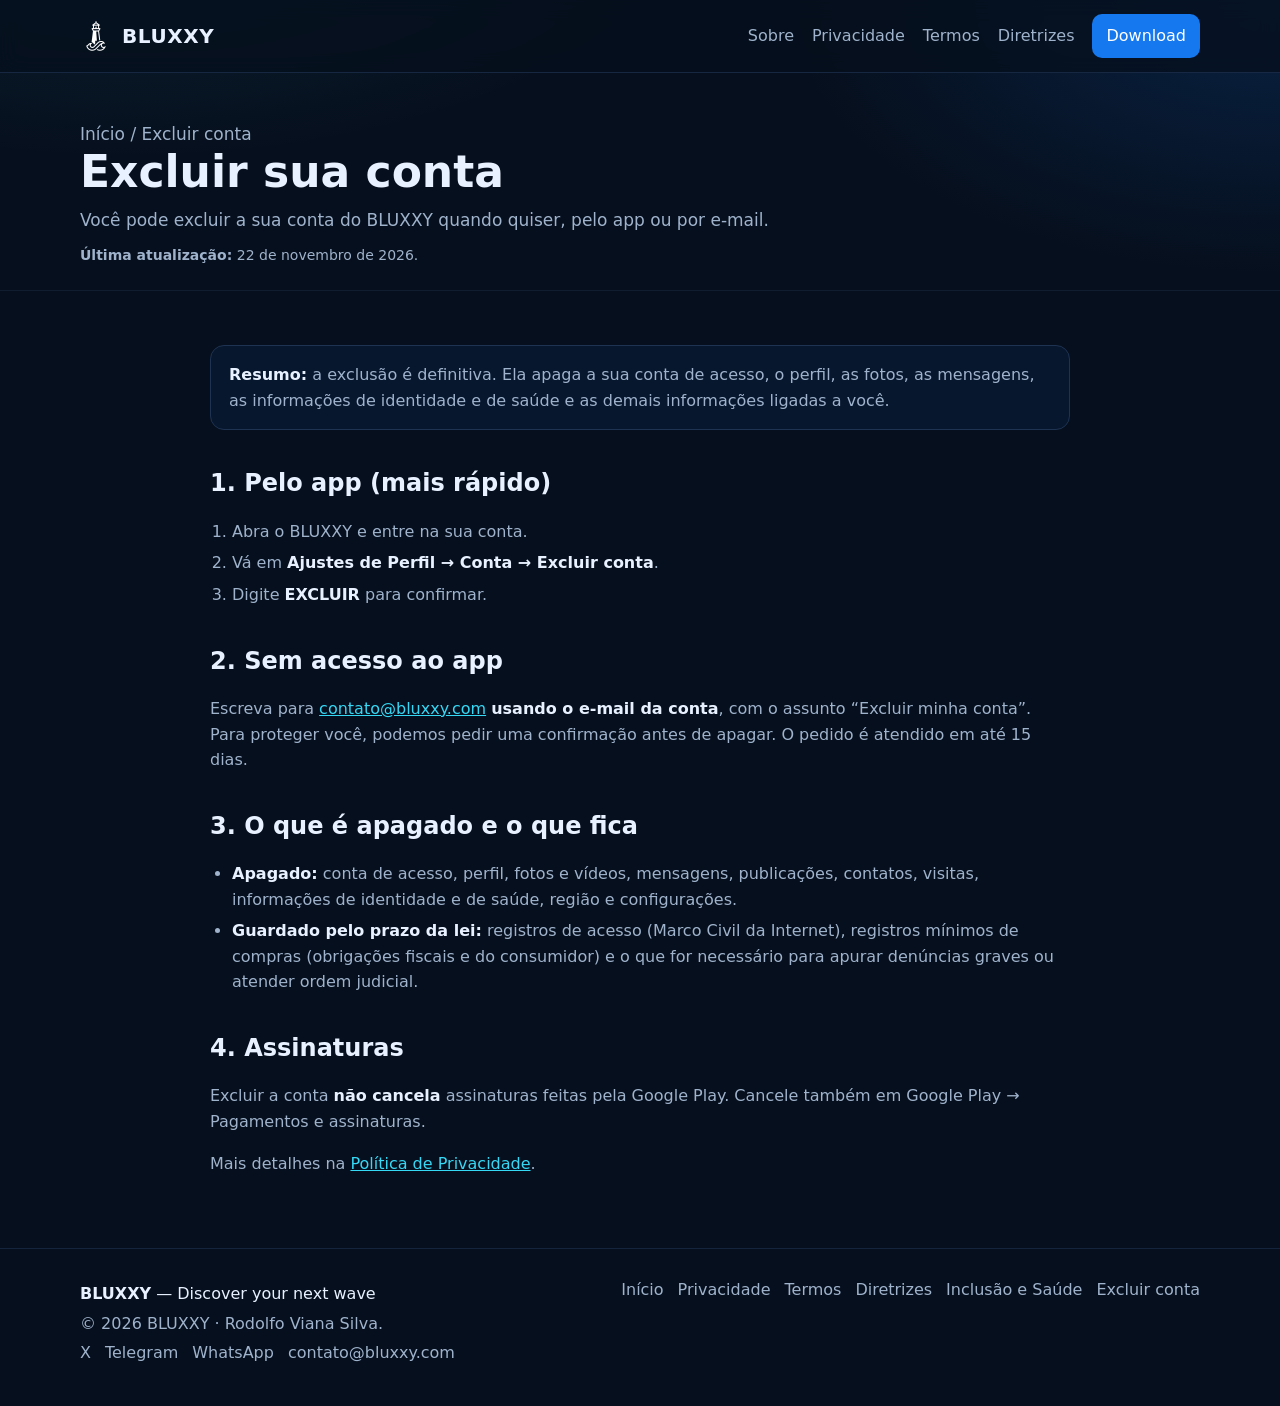
<file: excluir-conta.html>
<!doctype html>
<html lang="pt-BR">
<head>
  <meta charset="utf-8" />
  <meta name="viewport" content="width=device-width, initial-scale=1" />
  <title>Excluir conta — BLUXXY</title>
  <meta name="description" content="Como excluir a sua conta do BLUXXY pelo app ou por e-mail, e quais dados são apagados." />
  <meta name="theme-color" content="#060f1d" />
  <link rel="icon" href="assets/icone-bluxxy-48.png" type="image/png" />
  <link rel="apple-touch-icon" href="assets/icone-bluxxy-192.png" />
  <link rel="stylesheet" href="css/styles.css" />
</head>
<body>
  <header class="site-header">
    <div class="container header-inner">
      <a class="brand" href="index.html" aria-label="BLUXXY início"><img src="assets/farol-branco.png" alt="Logo BLUXXY" class="brand-logo" /><span class="brand-name">BLUXXY</span></a>
      <nav class="nav" aria-label="Principal">
        <a href="index.html#sobre">Sobre</a><a href="privacidade.html">Privacidade</a><a href="termos.html">Termos</a><a href="diretrizes.html">Diretrizes</a>
        <a href="index.html#download" class="nav-cta">Download</a>
      </nav>
      <button class="menu-btn" id="menuBtn" aria-expanded="false" aria-controls="mobileNav" aria-label="Abrir menu">☰</button>
    </div>
    <nav class="mobile-nav" id="mobileNav" aria-label="Menu móvel">
      <a href="index.html">Início</a><a href="index.html#download">Download</a><a href="privacidade.html">Privacidade</a><a href="termos.html">Termos</a><a href="diretrizes.html">Diretrizes e Segurança</a><a href="inclusao-saude.html">Inclusão e Saúde</a>
    </nav>
  </header>

  <main>
    <section class="page-hero">
      <div class="container">
        <p class="breadcrumb"><a href="index.html">Início</a> / Excluir conta</p>
        <h1>Excluir sua conta</h1>
        <p>Você pode excluir a sua conta do BLUXXY quando quiser, pelo app ou por e-mail.</p>
        <p style="color:var(--muted);margin-top:10px;font-size:14px;"><strong>Última atualização:</strong> 22 de novembro de 2026.</p>
      </div>
    </section>
    <section class="content">
      <div class="container prose">
        <div class="callout"><strong>Resumo:</strong> a exclusão é definitiva. Ela apaga a sua conta de acesso, o perfil, as fotos, as mensagens, as informações de identidade e de saúde e as demais informações ligadas a você.</div>

        <h2 id="app">1. Pelo app (mais rápido)</h2>
        <ol>
          <li>Abra o BLUXXY e entre na sua conta.</li>
          <li>Vá em <strong>Ajustes de Perfil → Conta → Excluir conta</strong>.</li>
          <li>Digite <strong>EXCLUIR</strong> para confirmar.</li>
        </ol>

        <h2 id="email">2. Sem acesso ao app</h2>
        <p>Escreva para <a href="mailto:contato@bluxxy.com?subject=Excluir%20minha%20conta">contato@bluxxy.com</a> <strong>usando o e-mail da conta</strong>, com o assunto “Excluir minha conta”. Para proteger você, podemos pedir uma confirmação antes de apagar. O pedido é atendido em até 15 dias.</p>

        <h2 id="o-que-fica">3. O que é apagado e o que fica</h2>
        <ul>
          <li><strong>Apagado:</strong> conta de acesso, perfil, fotos e vídeos, mensagens, publicações, contatos, visitas, informações de identidade e de saúde, região e configurações.</li>
          <li><strong>Guardado pelo prazo da lei:</strong> registros de acesso (Marco Civil da Internet), registros mínimos de compras (obrigações fiscais e do consumidor) e o que for necessário para apurar denúncias graves ou atender ordem judicial.</li>
        </ul>

        <h2 id="assinaturas">4. Assinaturas</h2>
        <p>Excluir a conta <strong>não cancela</strong> assinaturas feitas pela Google Play. Cancele também em Google Play → Pagamentos e assinaturas.</p>

        <p>Mais detalhes na <a href="privacidade.html#excluir">Política de Privacidade</a>.</p>
      </div>
    </section>
  </main>

  <footer class="site-footer">
    <div class="container footer-inner">
      <div>
        <p class="footer-brand"><strong>BLUXXY</strong> — Discover your next wave</p>
        <p>&copy; <span id="year"></span> BLUXXY · Rodolfo Viana Silva.</p>
        <p class="footer-redes"><a href="https://x.com/BluxxyOficial" target="_blank" rel="noopener">X</a><a href="https://t.me/BluxxyOficialTelegram" target="_blank" rel="noopener">Telegram</a><a href="https://chat.whatsapp.com/EjpPdapXIQgCmeeUHgpNLG" target="_blank" rel="noopener">WhatsApp</a><a href="mailto:contato@bluxxy.com">contato@bluxxy.com</a></p>
      </div>
      <div class="footer-links"><a href="index.html">Início</a><a href="privacidade.html">Privacidade</a><a href="termos.html">Termos</a><a href="diretrizes.html">Diretrizes</a><a href="inclusao-saude.html">Inclusão e Saúde</a><a href="excluir-conta.html">Excluir conta</a></div>
    </div>
  </footer>
  <script src="js/main.js"></script>
</body>
</html>
</file>
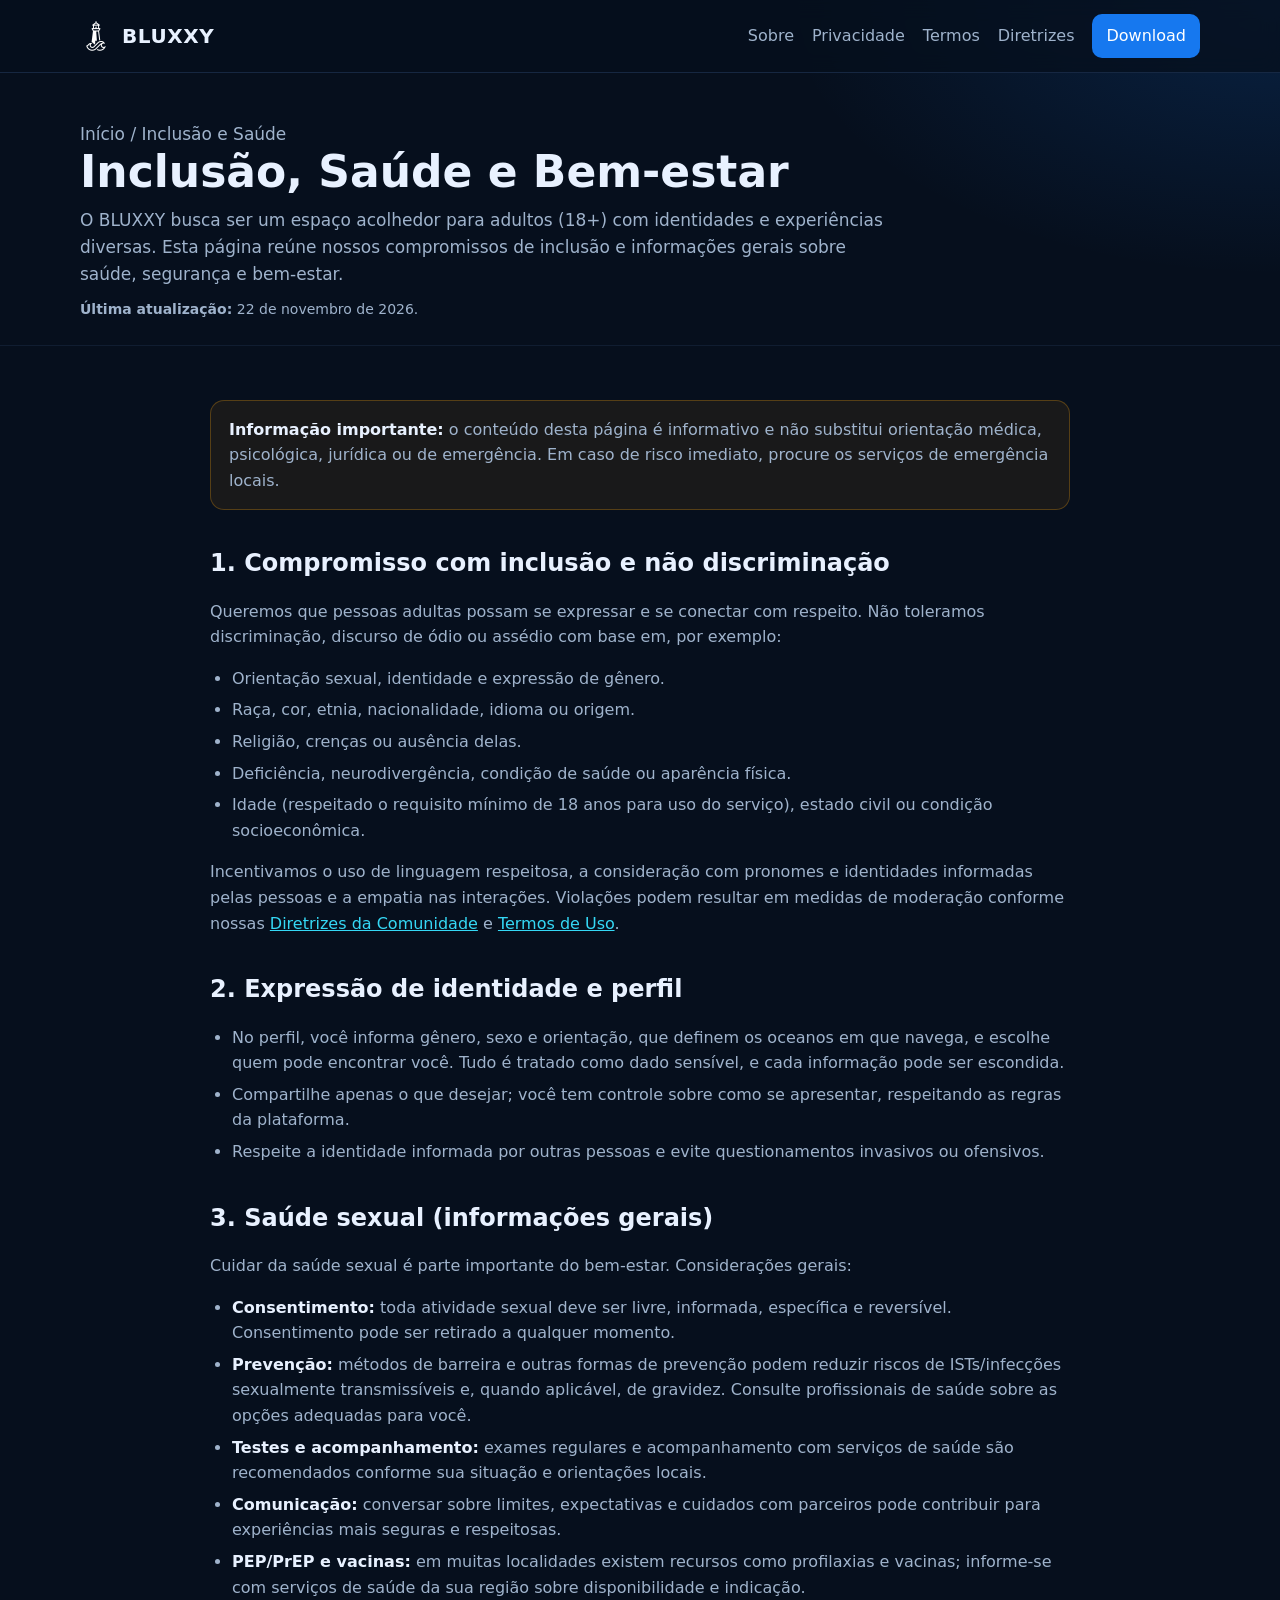
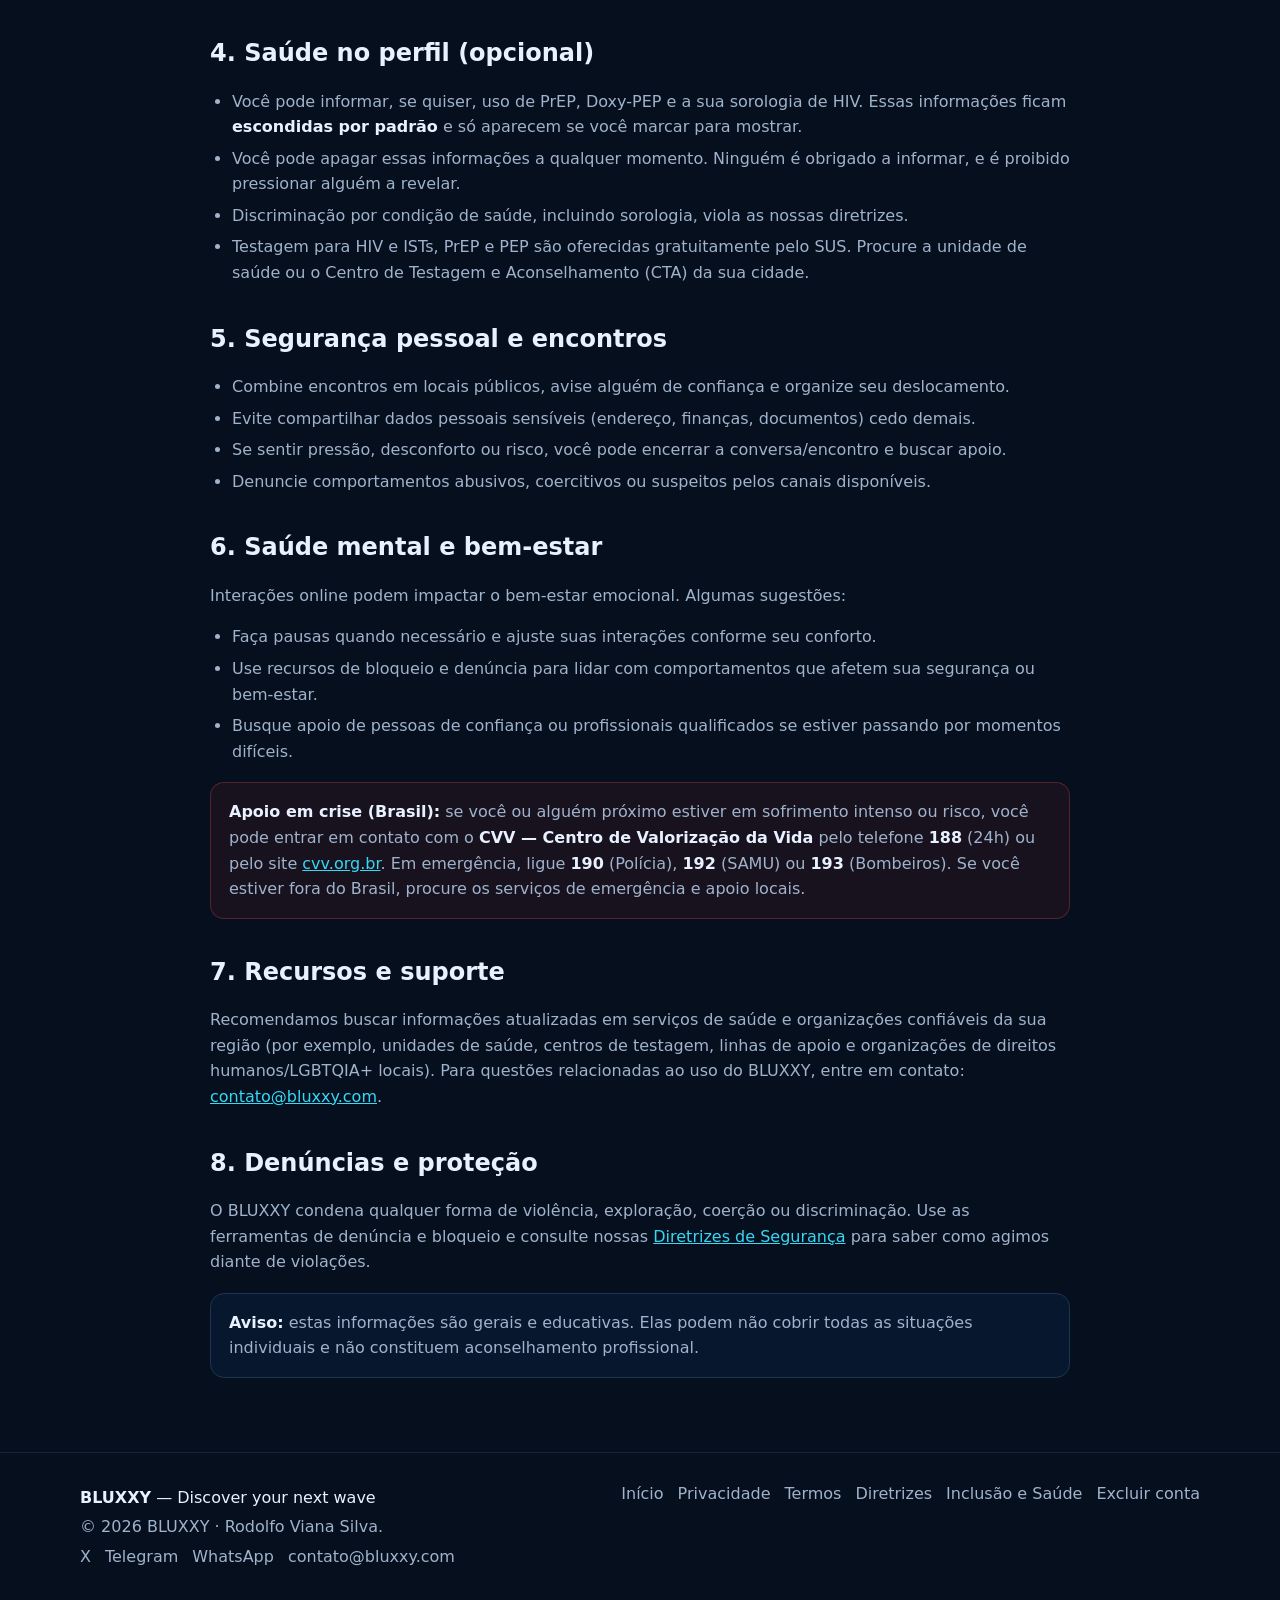
<file: inclusao-saude.html>
<!doctype html>
<html lang="pt-BR">
<head>
  <meta charset="utf-8" />
  <meta name="viewport" content="width=device-width, initial-scale=1" />
  <title>Inclusão, Saúde e Bem-estar — BLUXXY</title>
  <meta name="description" content="Compromissos de inclusão do BLUXXY e informações gerais de saúde sexual, saúde mental e segurança para adultos." />
  <meta name="theme-color" content="#060f1d" />
  <link rel="icon" href="assets/icone-bluxxy-48.png" type="image/png" />
  <link rel="apple-touch-icon" href="assets/icone-bluxxy-192.png" />
  <link rel="stylesheet" href="css/styles.css" />
</head>
<body>
  <header class="site-header">
    <div class="container header-inner">
      <a class="brand" href="index.html" aria-label="BLUXXY início"><img src="assets/farol-branco.png" alt="Logo BLUXXY" class="brand-logo" /><span class="brand-name">BLUXXY</span></a>
      <nav class="nav" aria-label="Principal">
        <a href="index.html#sobre">Sobre</a><a href="privacidade.html">Privacidade</a><a href="termos.html">Termos</a><a href="diretrizes.html">Diretrizes</a>
        <a href="index.html#download" class="nav-cta">Download</a>
      </nav>
      <button class="menu-btn" id="menuBtn" aria-expanded="false" aria-controls="mobileNav" aria-label="Abrir menu">☰</button>
    </div>
    <nav class="mobile-nav" id="mobileNav" aria-label="Menu móvel">
      <a href="index.html">Início</a><a href="index.html#download">Download</a><a href="privacidade.html">Privacidade</a><a href="termos.html">Termos</a><a href="diretrizes.html">Diretrizes e Segurança</a><a href="inclusao-saude.html">Inclusão e Saúde</a>
    </nav>
  </header>

  <main>
    <section class="page-hero">
      <div class="container">
        <p class="breadcrumb"><a href="index.html">Início</a> / Inclusão e Saúde</p>
        <h1>Inclusão, Saúde e Bem-estar</h1>
        <p>O BLUXXY busca ser um espaço acolhedor para adultos (18+) com identidades e experiências diversas. Esta página reúne nossos compromissos de inclusão e informações gerais sobre saúde, segurança e bem-estar.</p>
        <p style="color:var(--muted);margin-top:10px;font-size:14px;"><strong>Última atualização:</strong> 22 de novembro de 2026.</p>
      </div>
    </section>
    <section class="content">
      <div class="container prose">

        <div class="callout warn"><strong>Informação importante:</strong> o conteúdo desta página é informativo e não substitui orientação médica, psicológica, jurídica ou de emergência. Em caso de risco imediato, procure os serviços de emergência locais.</div>

        <h2>1. Compromisso com inclusão e não discriminação</h2>
        <p>Queremos que pessoas adultas possam se expressar e se conectar com respeito. Não toleramos discriminação, discurso de ódio ou assédio com base em, por exemplo:</p>
        <ul>
          <li>Orientação sexual, identidade e expressão de gênero.</li>
          <li>Raça, cor, etnia, nacionalidade, idioma ou origem.</li>
          <li>Religião, crenças ou ausência delas.</li>
          <li>Deficiência, neurodivergência, condição de saúde ou aparência física.</li>
          <li>Idade (respeitado o requisito mínimo de 18 anos para uso do serviço), estado civil ou condição socioeconômica.</li>
        </ul>
        <p>Incentivamos o uso de linguagem respeitosa, a consideração com pronomes e identidades informadas pelas pessoas e a empatia nas interações. Violações podem resultar em medidas de moderação conforme nossas <a href="diretrizes.html">Diretrizes da Comunidade</a> e <a href="termos.html">Termos de Uso</a>.</p>

        <h2>2. Expressão de identidade e perfil</h2>
        <ul>
          <li>No perfil, você informa gênero, sexo e orientação, que definem os oceanos em que navega, e escolhe quem pode encontrar você. Tudo é tratado como dado sensível, e cada informação pode ser escondida.</li>
          <li>Compartilhe apenas o que desejar; você tem controle sobre como se apresentar, respeitando as regras da plataforma.</li>
          <li>Respeite a identidade informada por outras pessoas e evite questionamentos invasivos ou ofensivos.</li>
        </ul>

        <h2>3. Saúde sexual (informações gerais)</h2>
        <p>Cuidar da saúde sexual é parte importante do bem-estar. Considerações gerais:</p>
        <ul>
          <li><strong>Consentimento:</strong> toda atividade sexual deve ser livre, informada, específica e reversível. Consentimento pode ser retirado a qualquer momento.</li>
          <li><strong>Prevenção:</strong> métodos de barreira e outras formas de prevenção podem reduzir riscos de ISTs/infecções sexualmente transmissíveis e, quando aplicável, de gravidez. Consulte profissionais de saúde sobre as opções adequadas para você.</li>
          <li><strong>Testes e acompanhamento:</strong> exames regulares e acompanhamento com serviços de saúde são recomendados conforme sua situação e orientações locais.</li>
          <li><strong>Comunicação:</strong> conversar sobre limites, expectativas e cuidados com parceiros pode contribuir para experiências mais seguras e respeitosas.</li>
          <li><strong>PEP/PrEP e vacinas:</strong> em muitas localidades existem recursos como profilaxias e vacinas; informe-se com serviços de saúde da sua região sobre disponibilidade e indicação.</li>
        </ul>

        <h2 id="saude-perfil">4. Saúde no perfil (opcional)</h2>
        <ul>
          <li>Você pode informar, se quiser, uso de PrEP, Doxy-PEP e a sua sorologia de HIV. Essas informações ficam <strong>escondidas por padrão</strong> e só aparecem se você marcar para mostrar.</li>
          <li>Você pode apagar essas informações a qualquer momento. Ninguém é obrigado a informar, e é proibido pressionar alguém a revelar.</li>
          <li>Discriminação por condição de saúde, incluindo sorologia, viola as nossas diretrizes.</li>
          <li>Testagem para HIV e ISTs, PrEP e PEP são oferecidas gratuitamente pelo SUS. Procure a unidade de saúde ou o Centro de Testagem e Aconselhamento (CTA) da sua cidade.</li>
        </ul>

        <h2>5. Segurança pessoal e encontros</h2>
        <ul>
          <li>Combine encontros em locais públicos, avise alguém de confiança e organize seu deslocamento.</li>
          <li>Evite compartilhar dados pessoais sensíveis (endereço, finanças, documentos) cedo demais.</li>
          <li>Se sentir pressão, desconforto ou risco, você pode encerrar a conversa/encontro e buscar apoio.</li>
          <li>Denuncie comportamentos abusivos, coercitivos ou suspeitos pelos canais disponíveis.</li>
        </ul>

        <h2>6. Saúde mental e bem-estar</h2>
        <p>Interações online podem impactar o bem-estar emocional. Algumas sugestões:</p>
        <ul>
          <li>Faça pausas quando necessário e ajuste suas interações conforme seu conforto.</li>
          <li>Use recursos de bloqueio e denúncia para lidar com comportamentos que afetem sua segurança ou bem-estar.</li>
          <li>Busque apoio de pessoas de confiança ou profissionais qualificados se estiver passando por momentos difíceis.</li>
        </ul>
        <div class="callout danger">
          <strong>Apoio em crise (Brasil):</strong> se você ou alguém próximo estiver em sofrimento intenso ou risco, você pode entrar em contato com o <strong>CVV — Centro de Valorização da Vida</strong> pelo telefone <strong>188</strong> (24h) ou pelo site <a href="https://www.cvv.org.br/" target="_blank" rel="noopener noreferrer">cvv.org.br</a>. Em emergência, ligue <strong>190</strong> (Polícia), <strong>192</strong> (SAMU) ou <strong>193</strong> (Bombeiros). Se você estiver fora do Brasil, procure os serviços de emergência e apoio locais.
        </div>

        <h2>7. Recursos e suporte</h2>
        <p>Recomendamos buscar informações atualizadas em serviços de saúde e organizações confiáveis da sua região (por exemplo, unidades de saúde, centros de testagem, linhas de apoio e organizações de direitos humanos/LGBTQIA+ locais). Para questões relacionadas ao uso do BLUXXY, entre em contato: <a href="mailto:contato@bluxxy.com">contato@bluxxy.com</a>.</p>

        <h2>8. Denúncias e proteção</h2>
        <p>O BLUXXY condena qualquer forma de violência, exploração, coerção ou discriminação. Use as ferramentas de denúncia e bloqueio e consulte nossas <a href="diretrizes.html">Diretrizes de Segurança</a> para saber como agimos diante de violações.</p>

        <div class="callout"><strong>Aviso:</strong> estas informações são gerais e educativas. Elas podem não cobrir todas as situações individuais e não constituem aconselhamento profissional.</div>
      
      </div>
    </section>
  </main>

  <footer class="site-footer">
    <div class="container footer-inner">
      <div>
        <p class="footer-brand"><strong>BLUXXY</strong> — Discover your next wave</p>
        <p>&copy; <span id="year"></span> BLUXXY · Rodolfo Viana Silva.</p>
        <p class="footer-redes"><a href="https://x.com/BluxxyOficial" target="_blank" rel="noopener">X</a><a href="https://t.me/BluxxyOficialTelegram" target="_blank" rel="noopener">Telegram</a><a href="https://chat.whatsapp.com/EjpPdapXIQgCmeeUHgpNLG" target="_blank" rel="noopener">WhatsApp</a><a href="mailto:contato@bluxxy.com">contato@bluxxy.com</a></p>
      </div>
      <div class="footer-links"><a href="index.html">Início</a><a href="privacidade.html">Privacidade</a><a href="termos.html">Termos</a><a href="diretrizes.html">Diretrizes</a><a href="inclusao-saude.html">Inclusão e Saúde</a><a href="excluir-conta.html">Excluir conta</a></div>
    </div>
  </footer>
  <script src="js/main.js"></script>
</body>
</html>
</file>
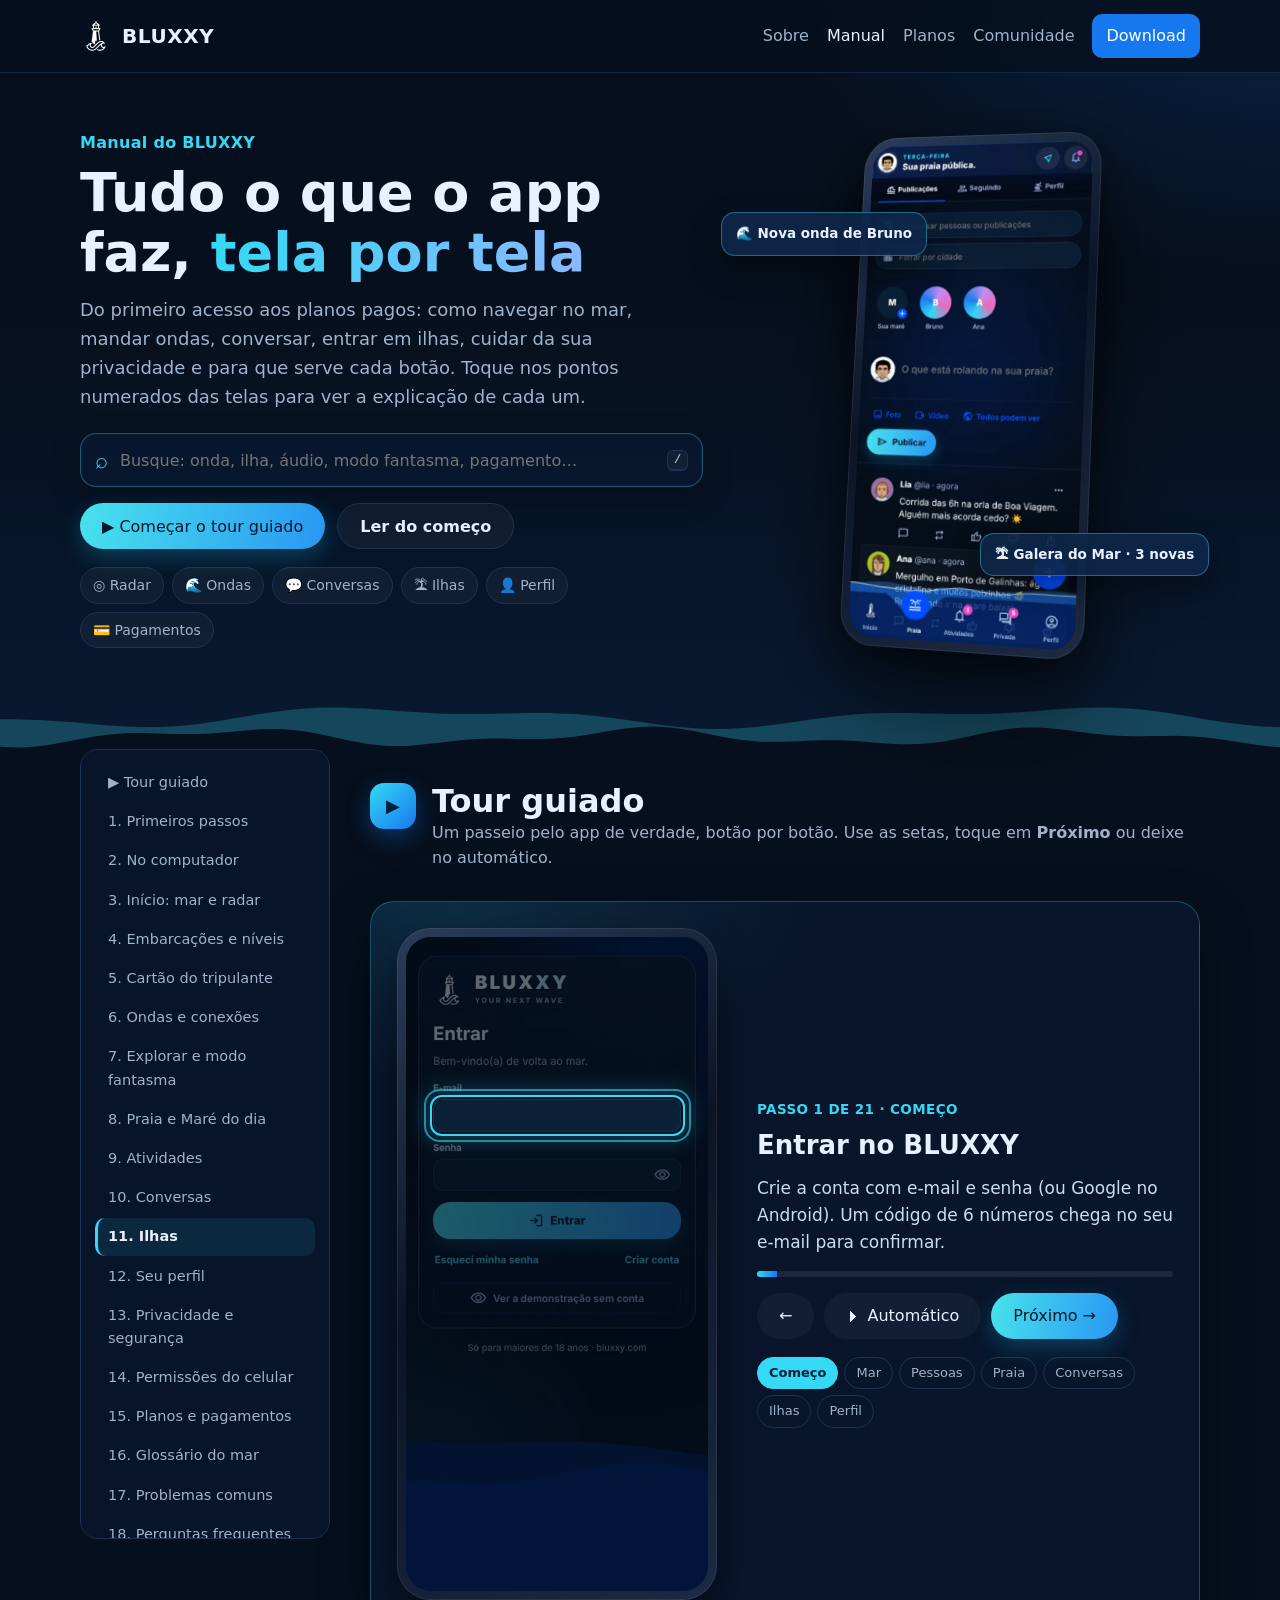
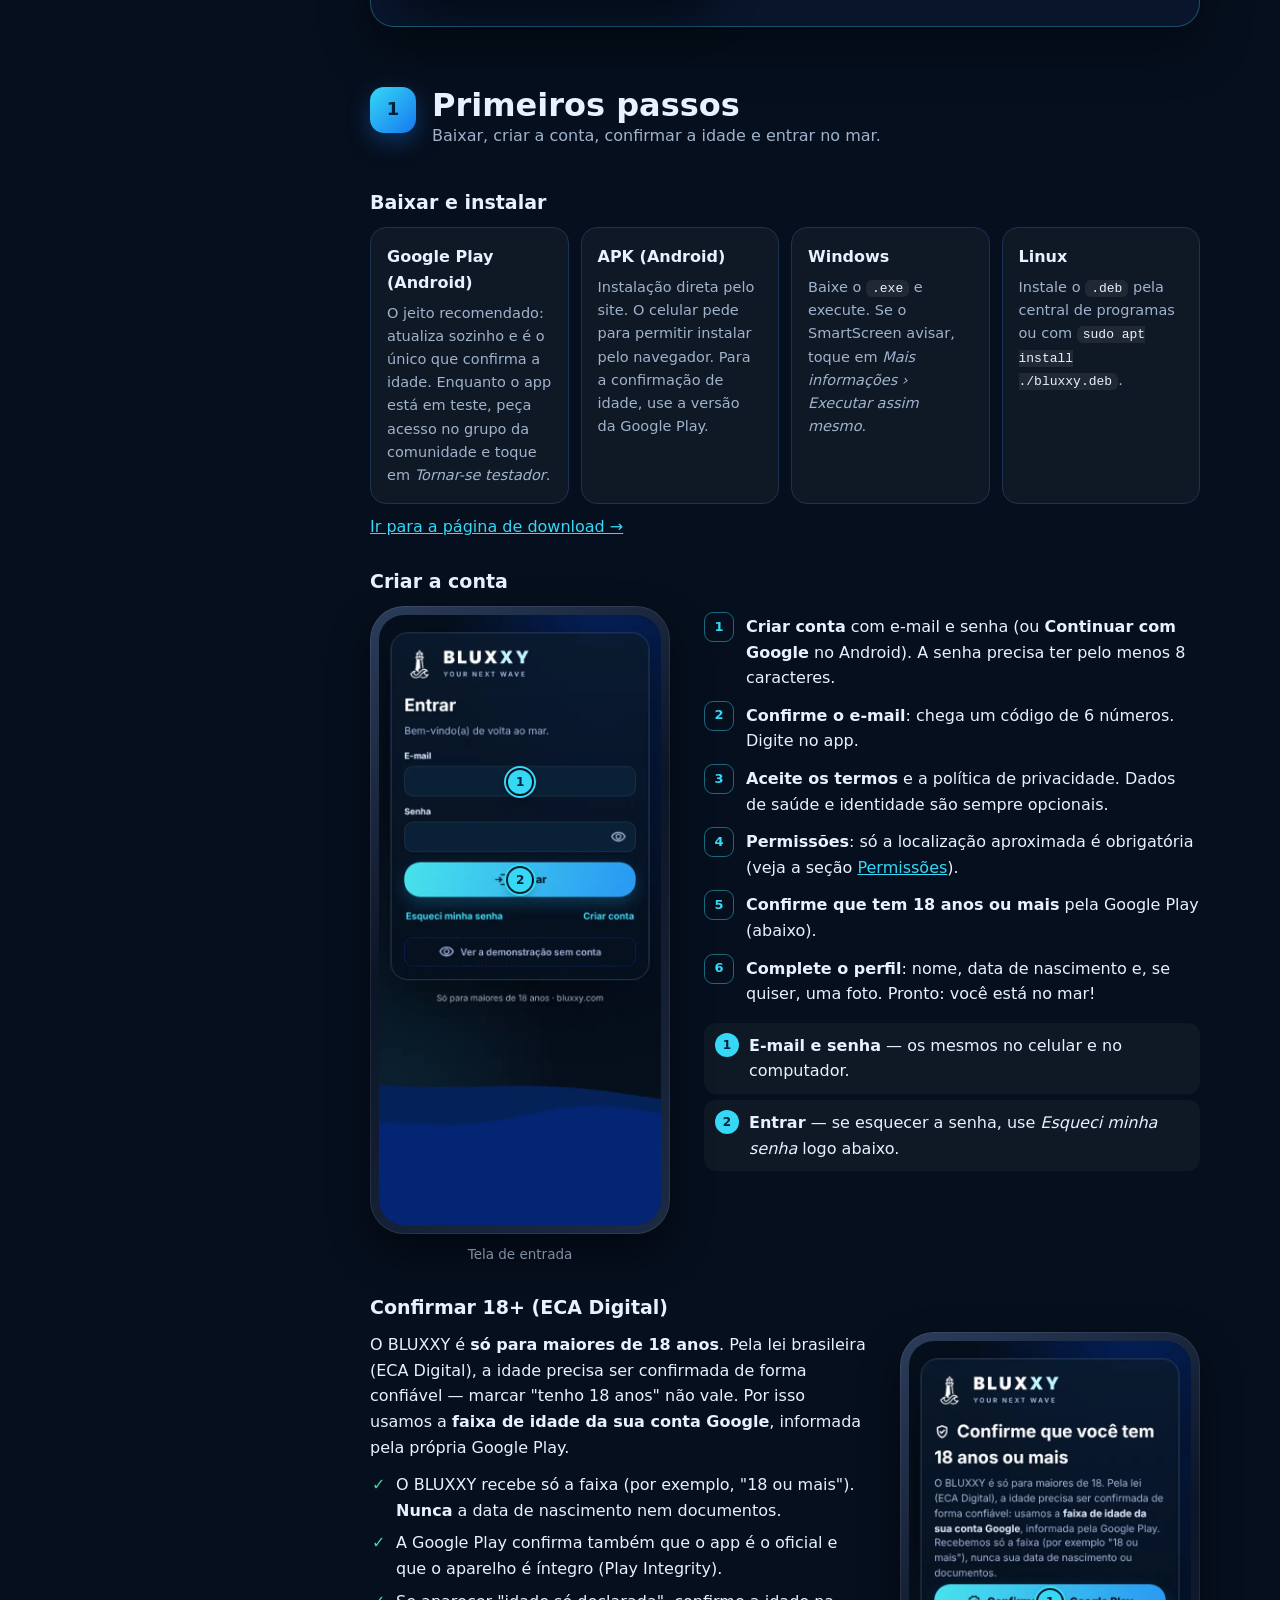
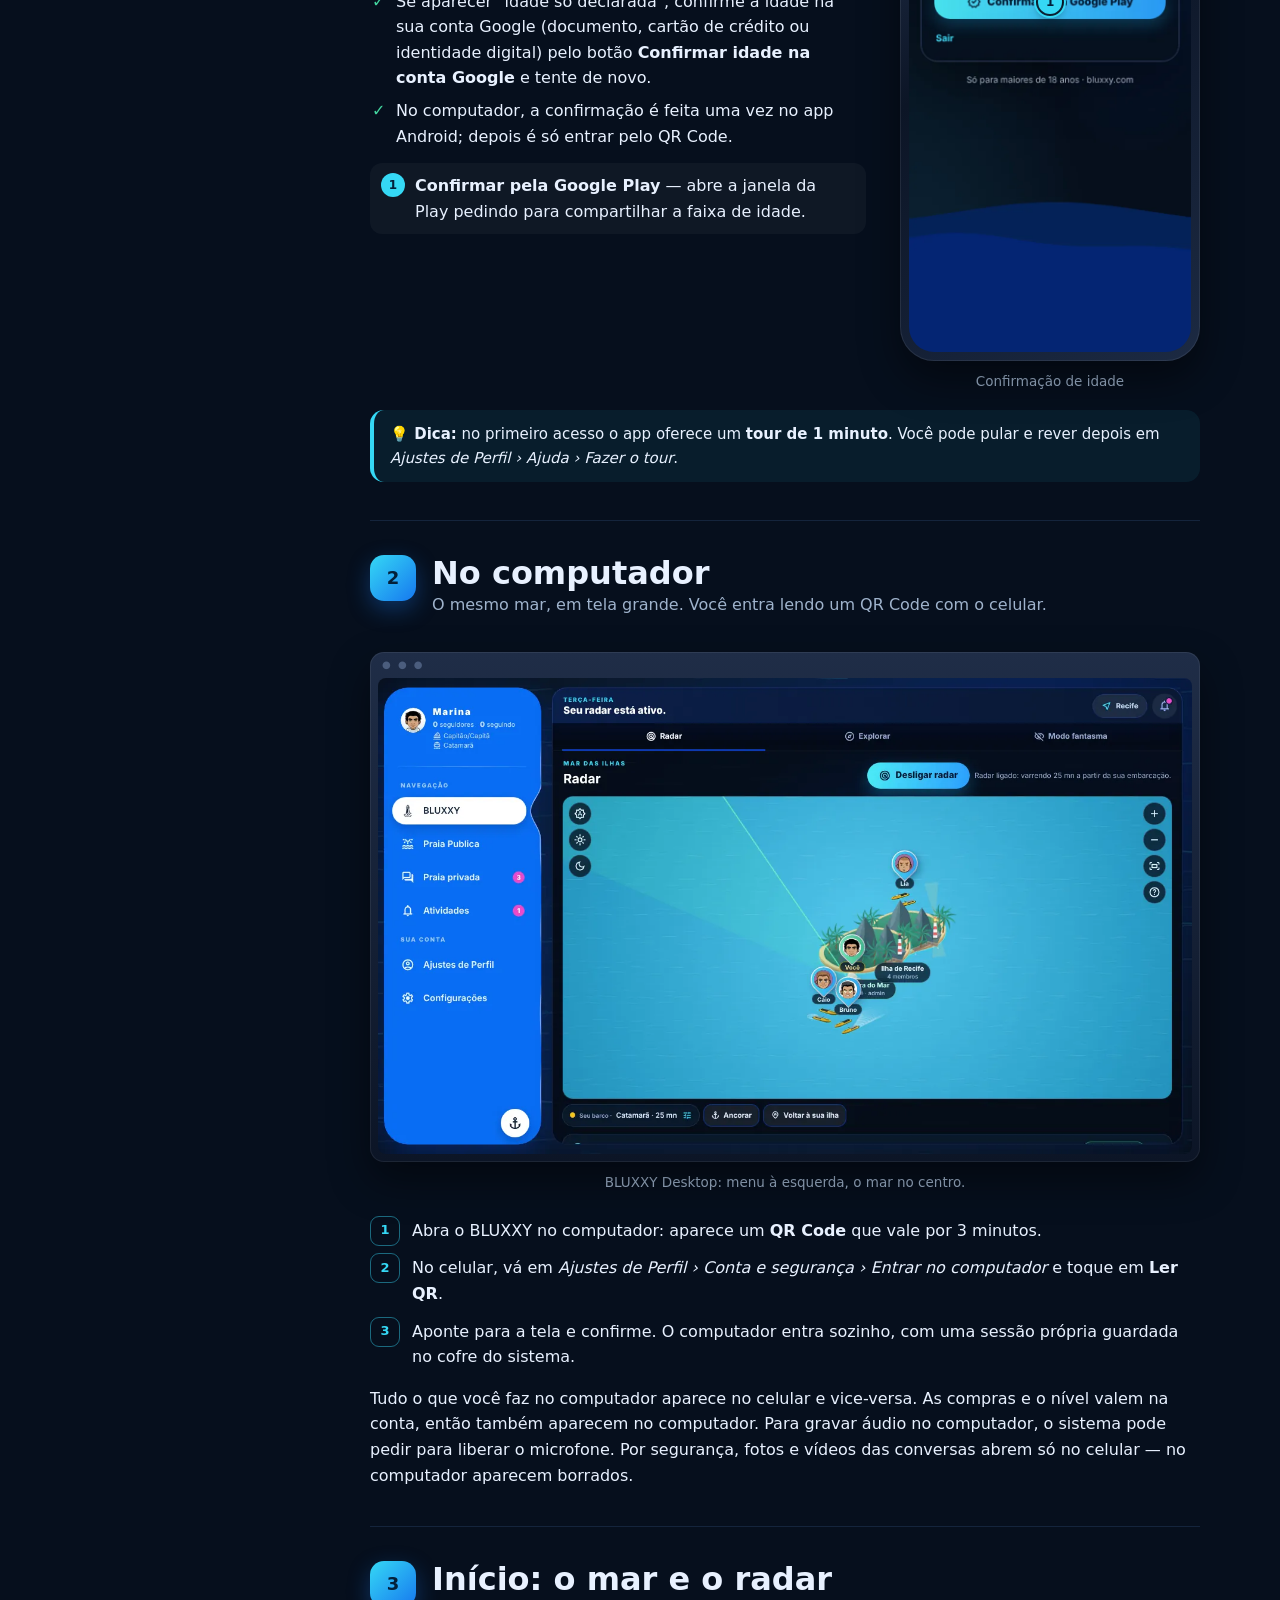
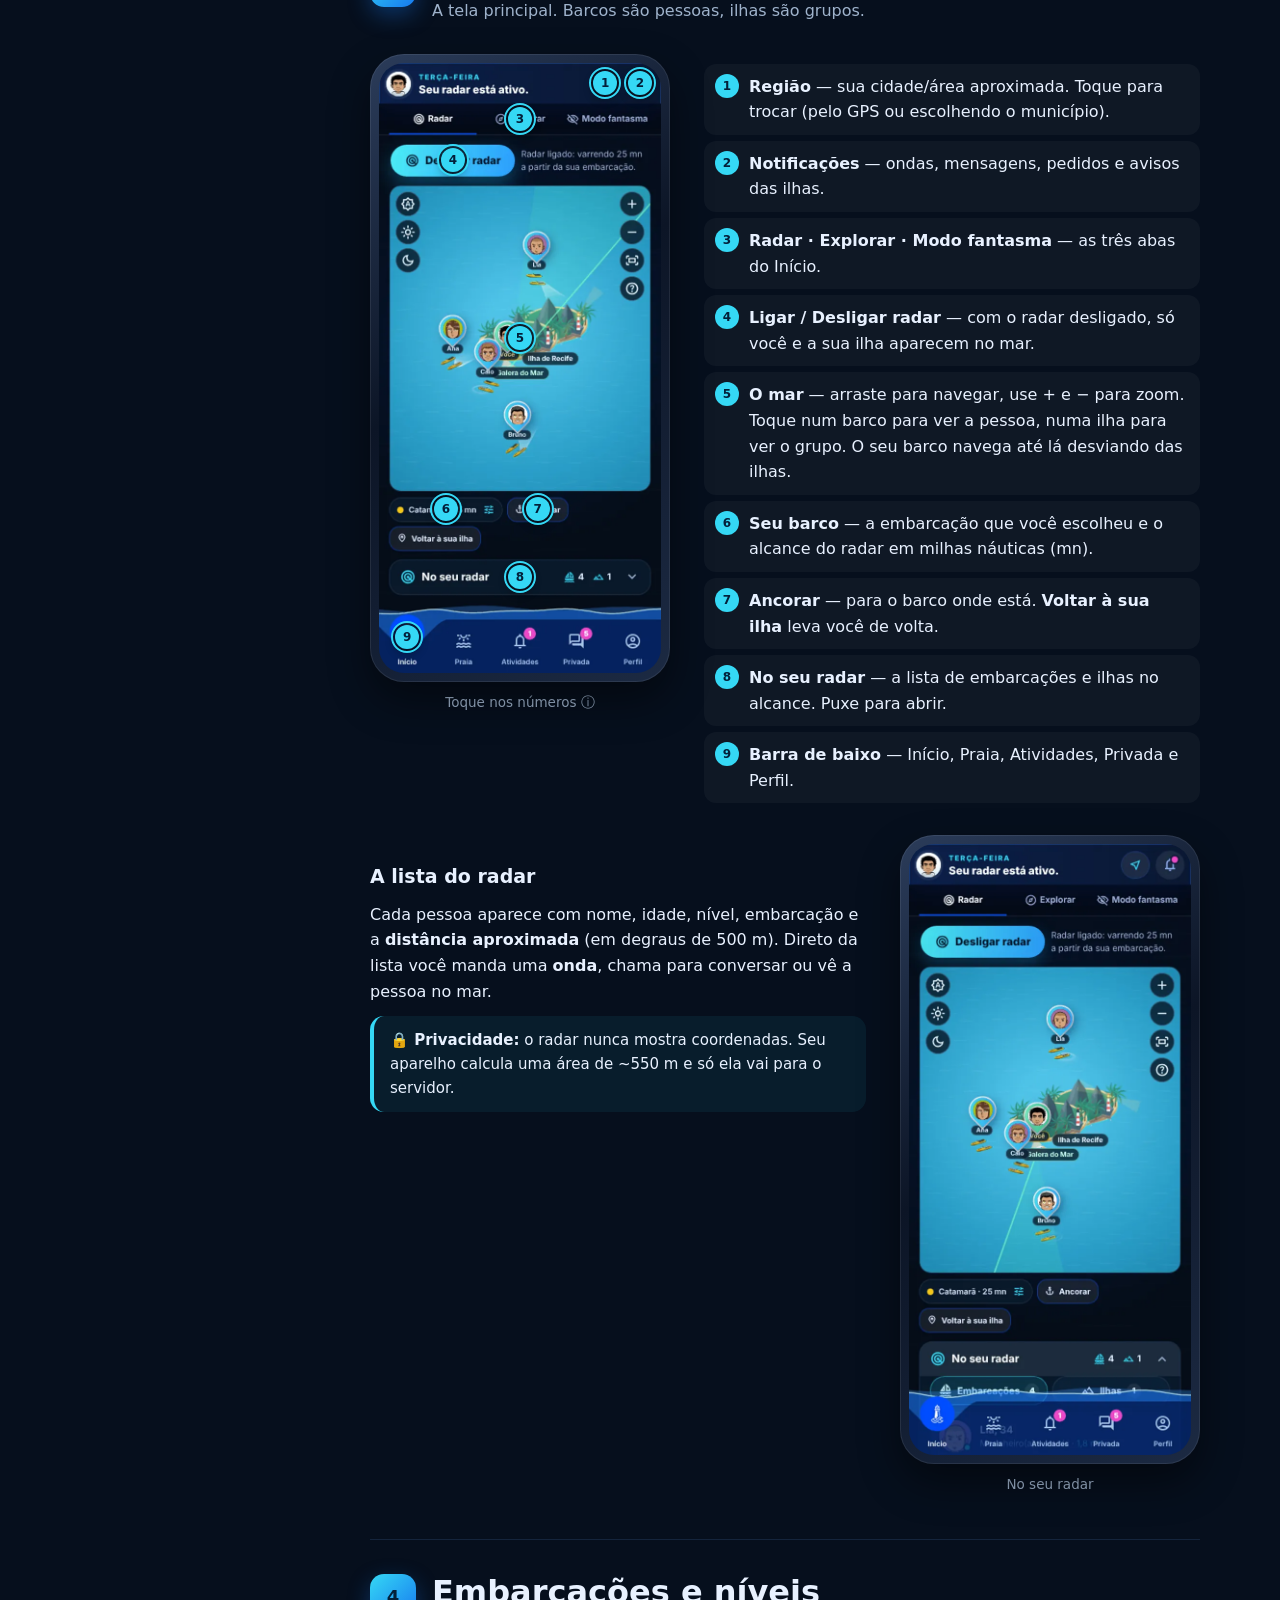
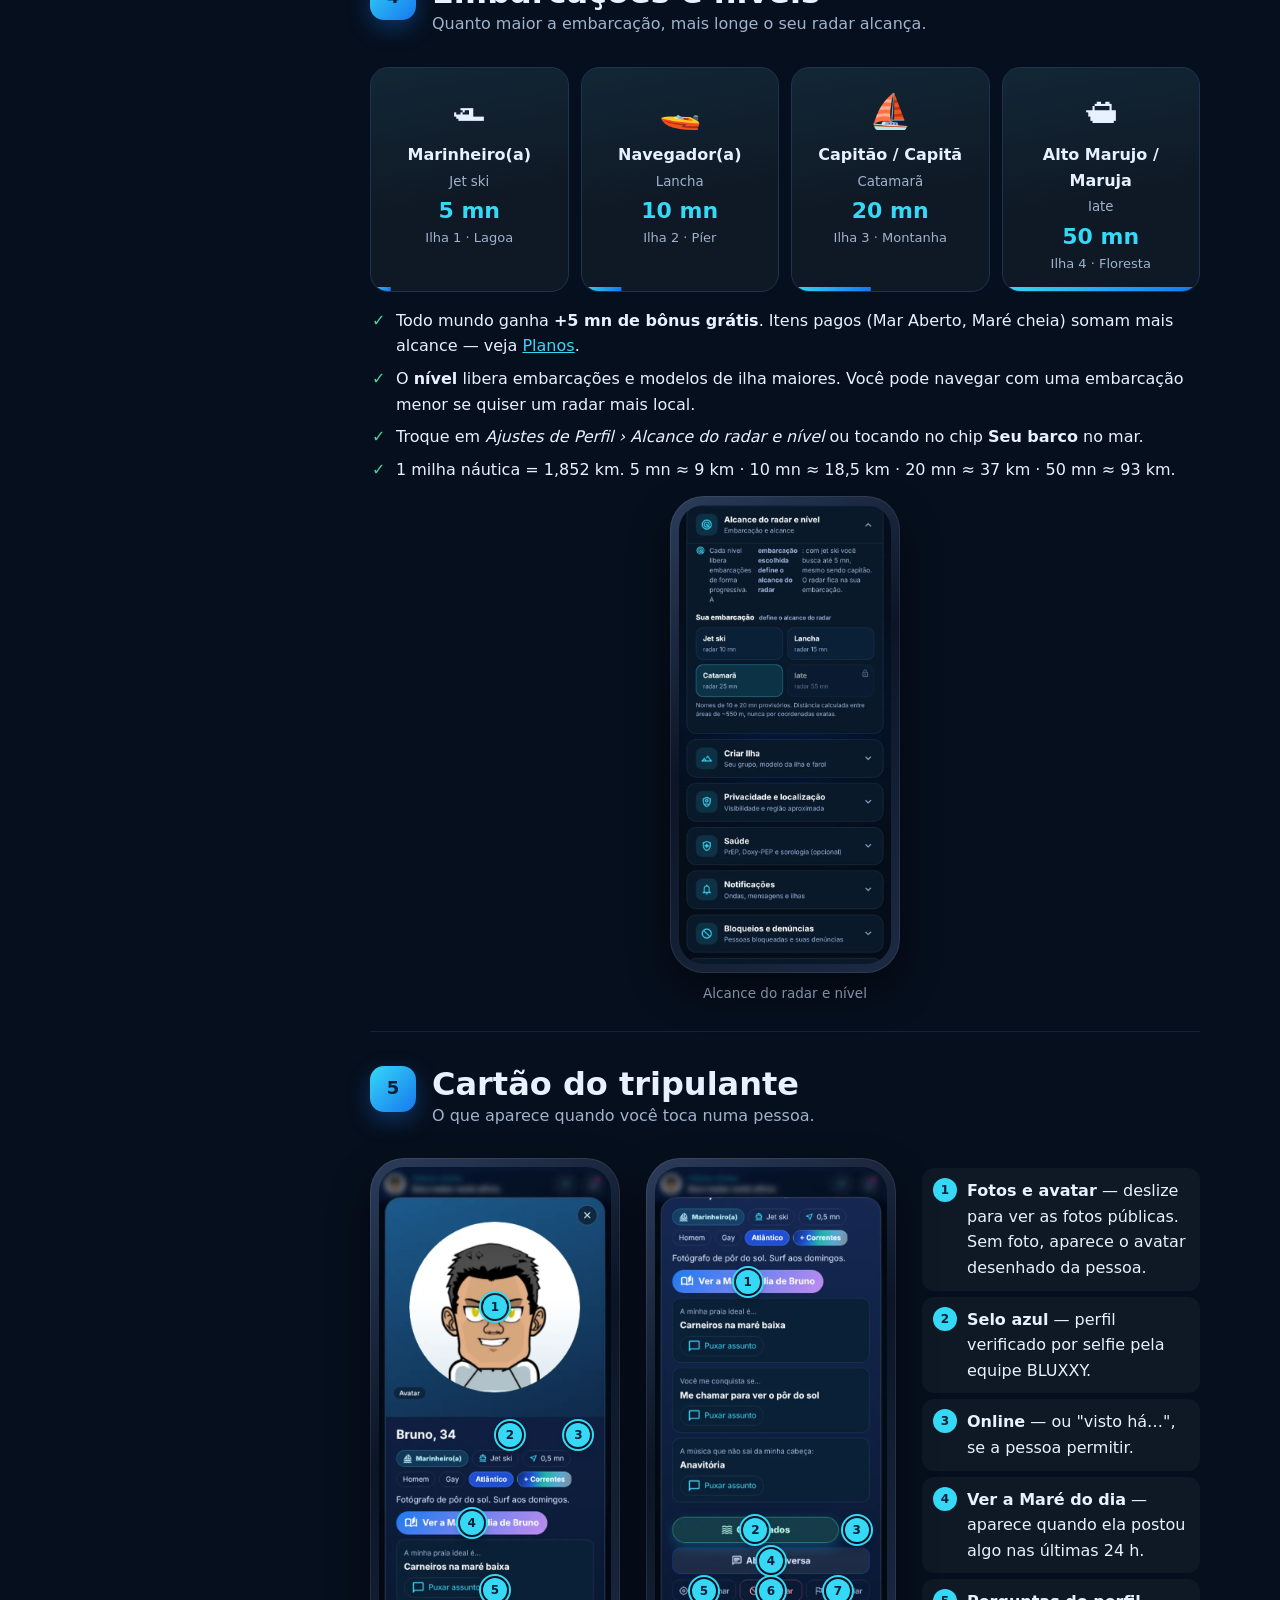
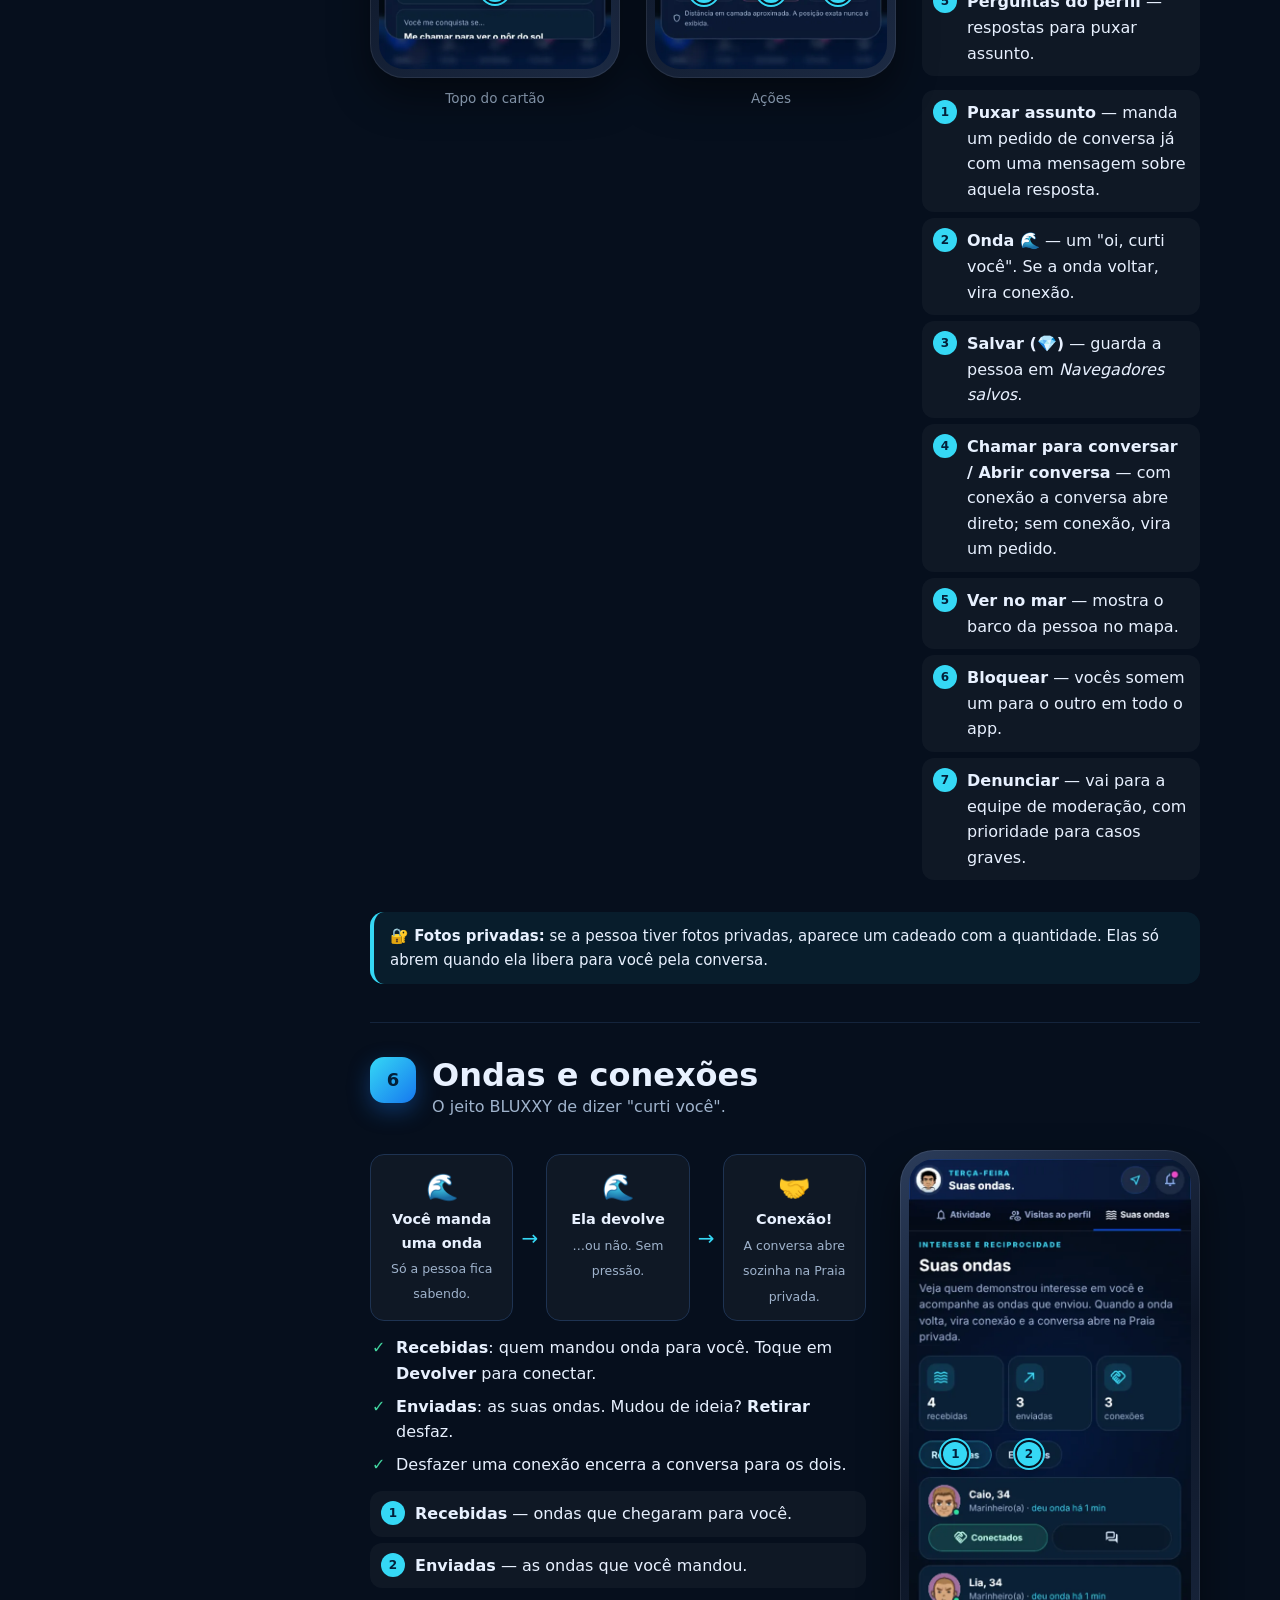
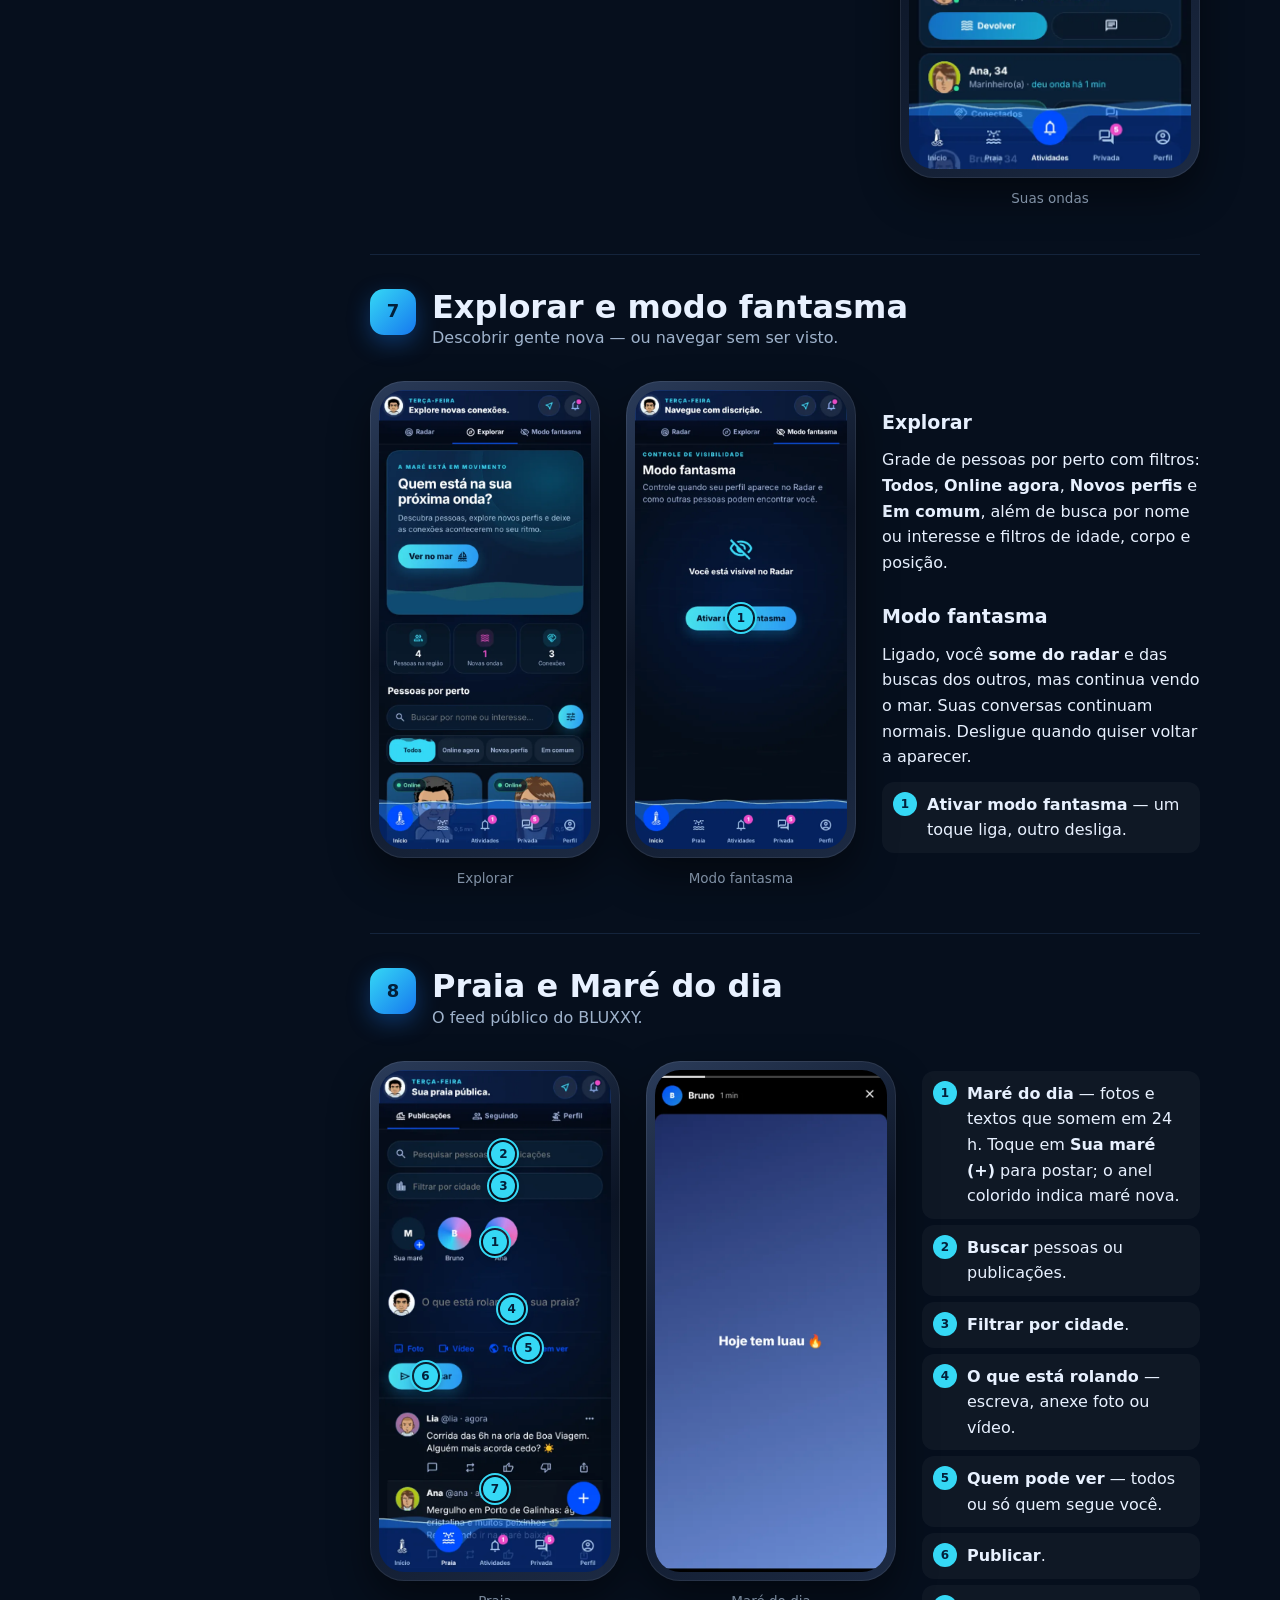
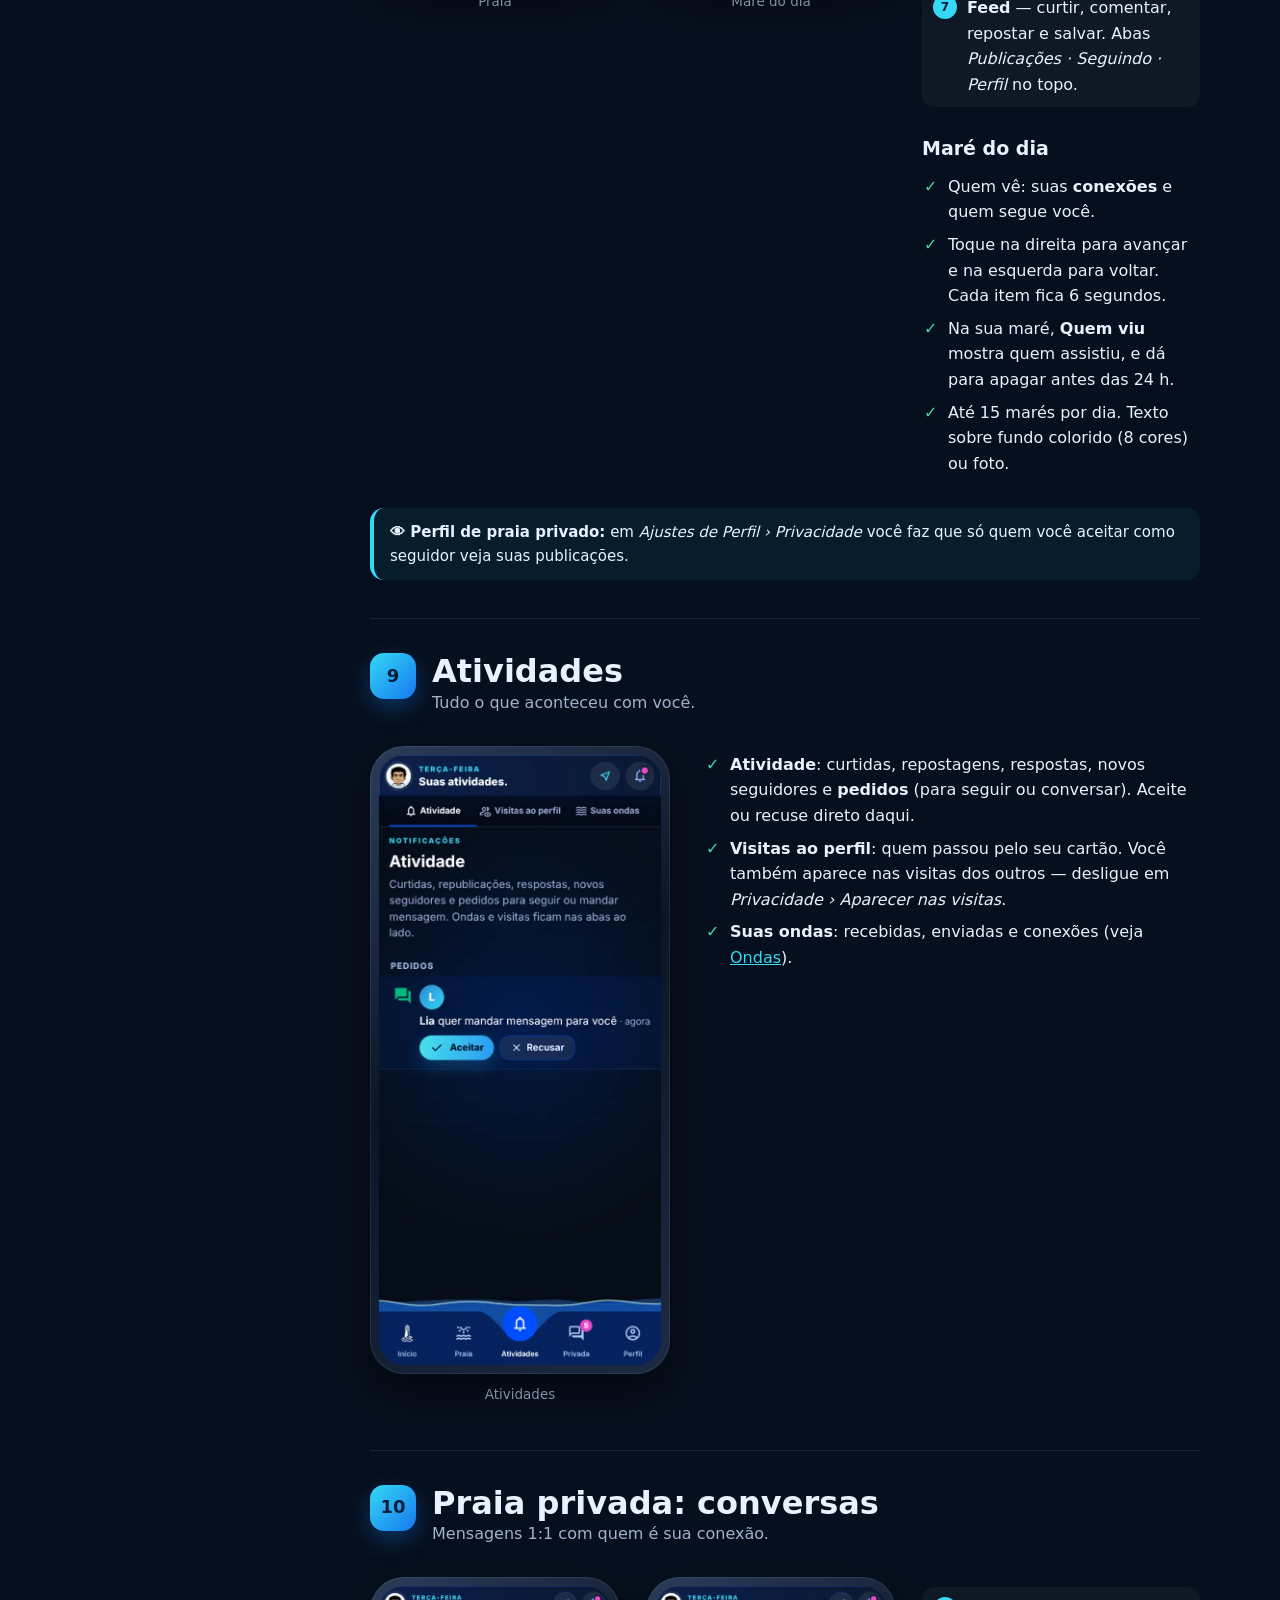
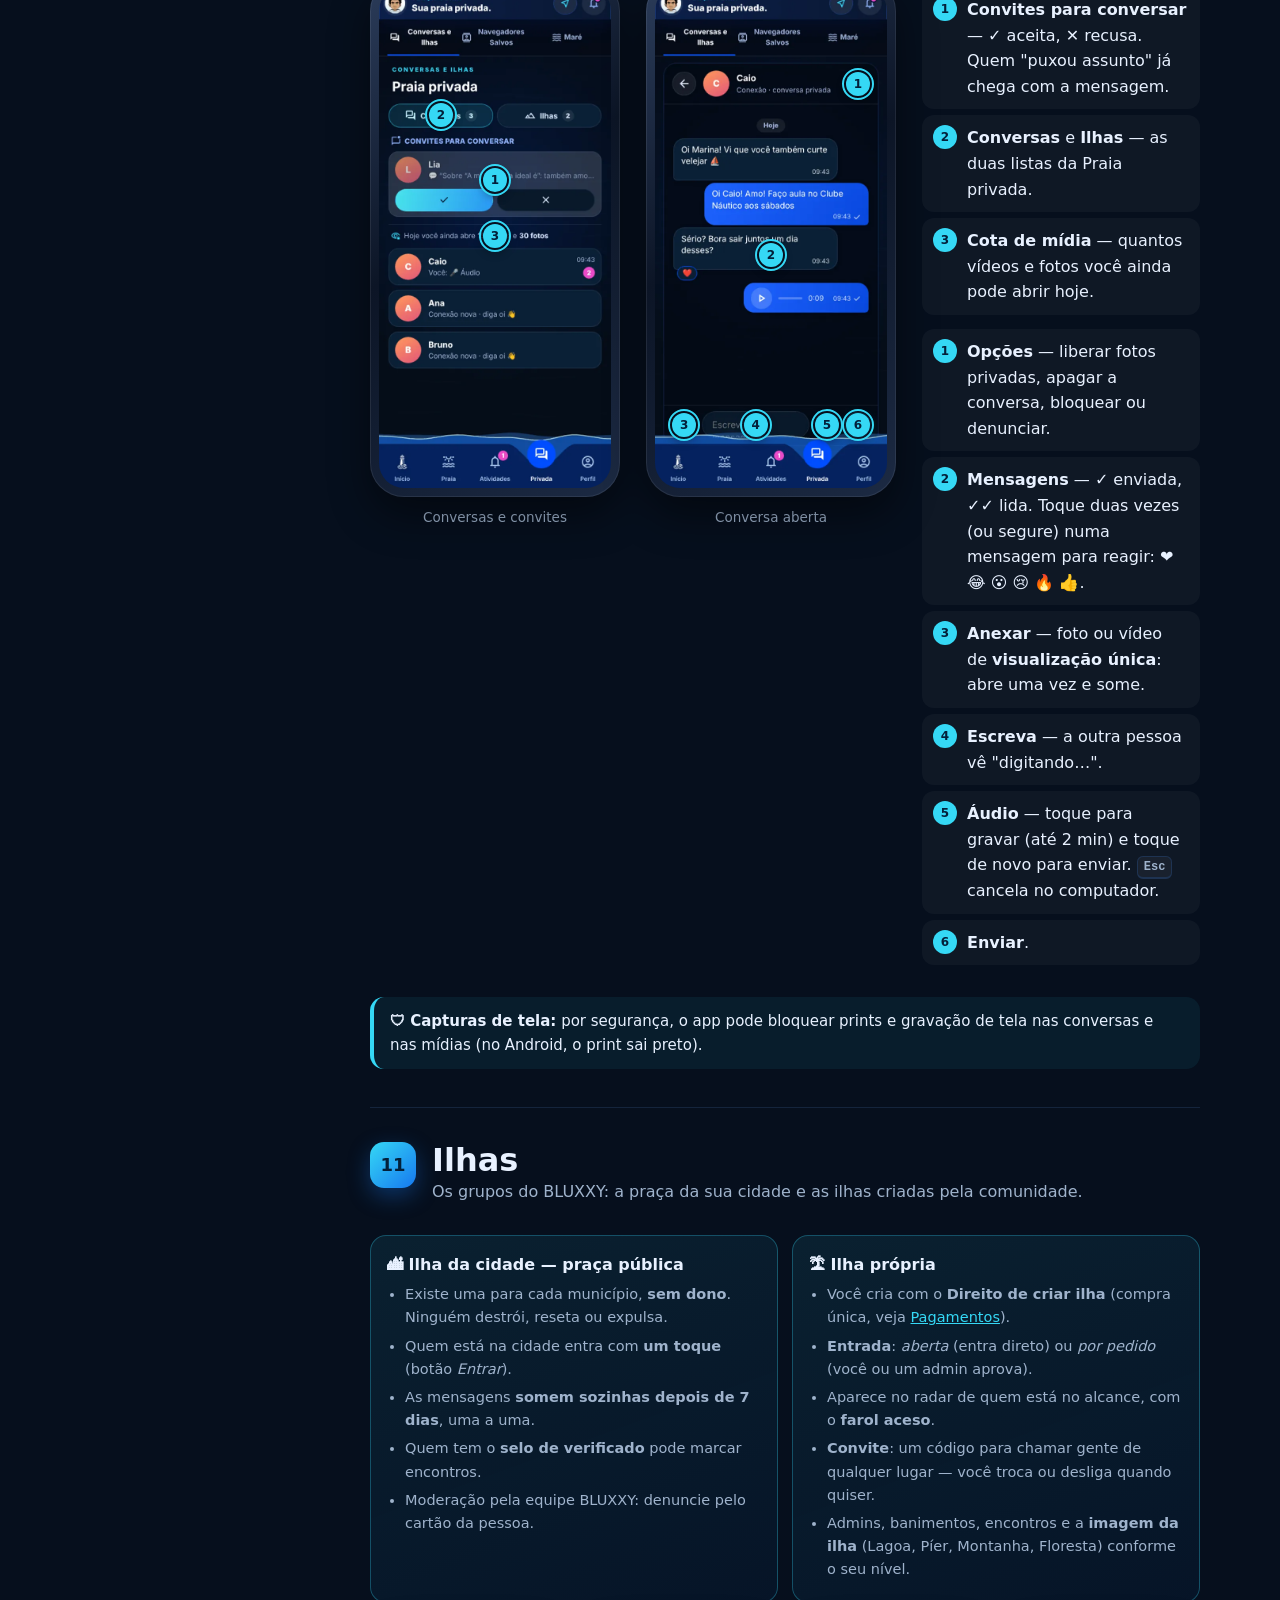
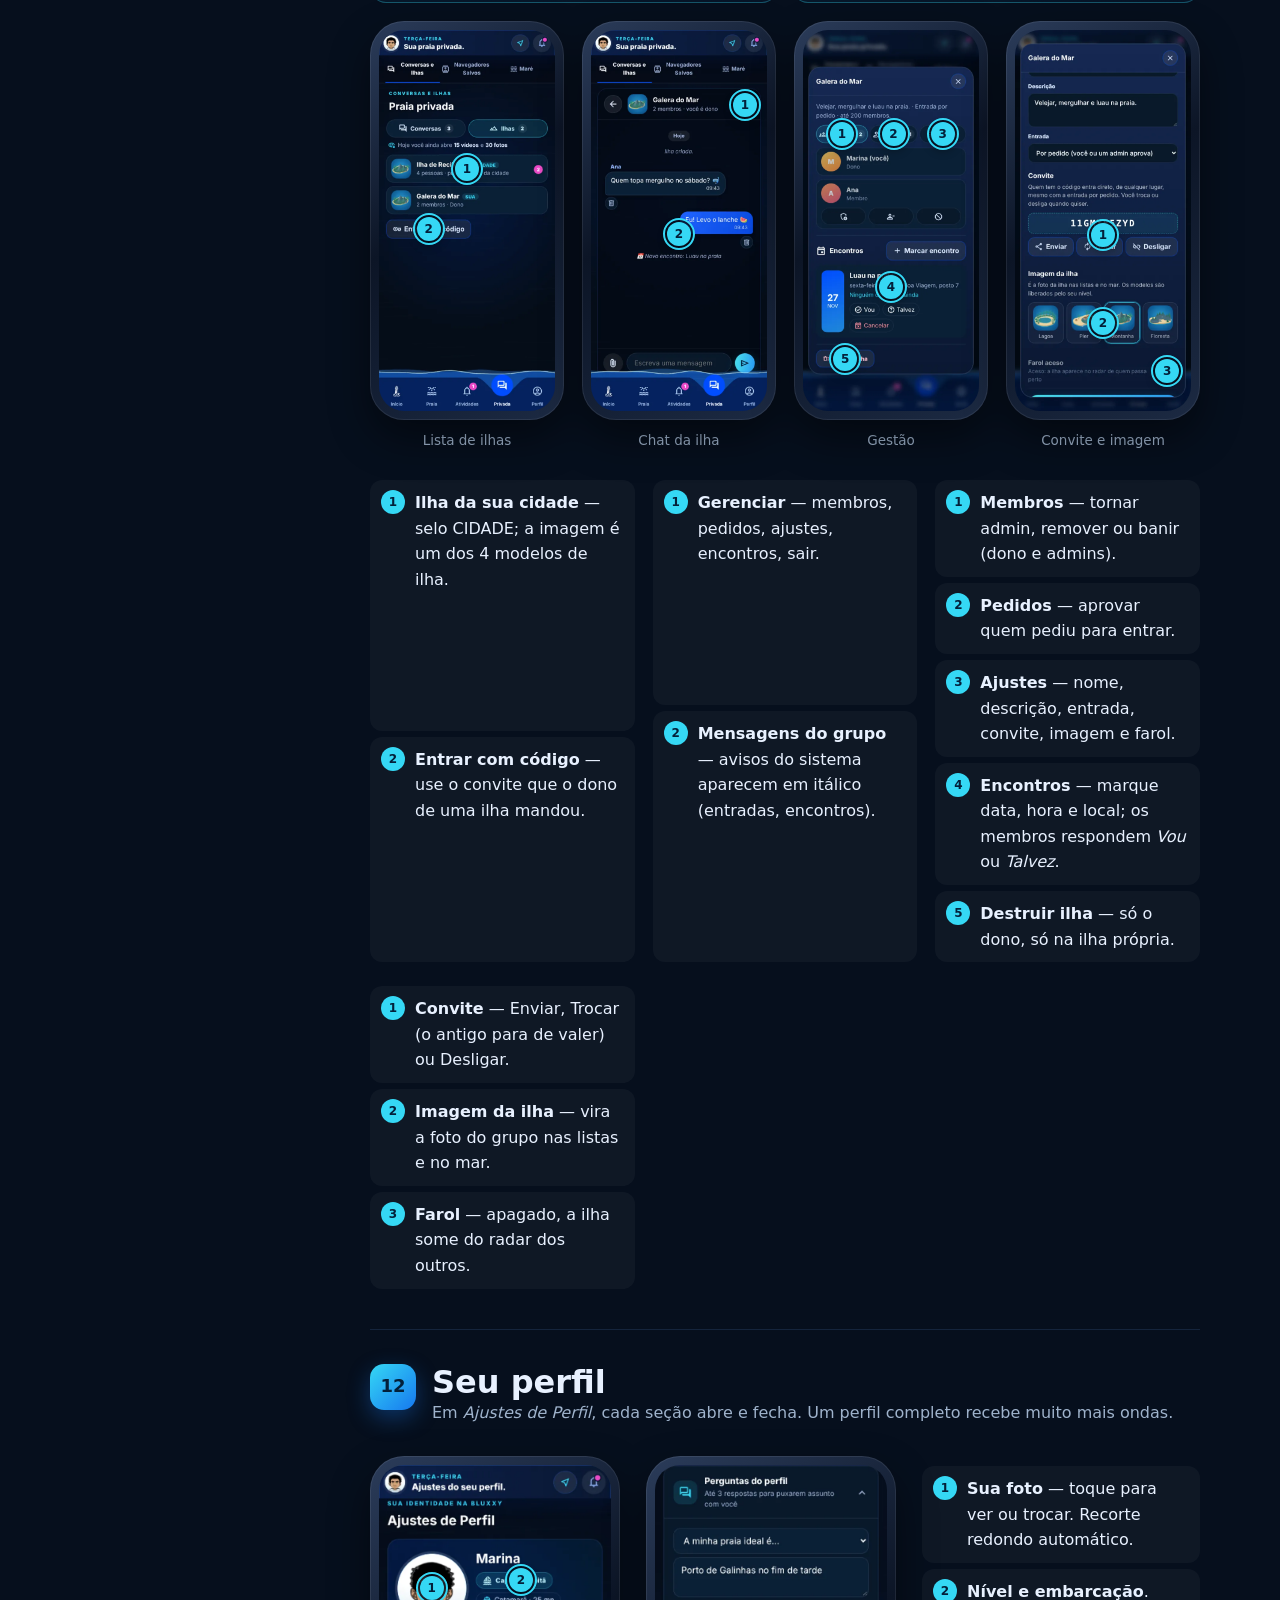
<file: manual.html>
<!doctype html>
<html lang="pt-BR">
<head>
  <meta charset="utf-8" />
  <meta name="viewport" content="width=device-width, initial-scale=1" />
  <title>Manual do BLUXXY — como usar cada função do app</title>
  <meta name="description" content="Manual completo do BLUXXY: radar, embarcações, ondas, Praia, Maré do dia, conversas, ilhas, perfil, privacidade, permissões, planos e pagamentos. Com tour guiado interativo." />
  <meta name="theme-color" content="#060f1d" />
  <meta property="og:title" content="Manual do BLUXXY" />
  <meta property="og:description" content="Tudo o que o app faz, tela por tela, com tour guiado interativo." />
  <meta property="og:type" content="article" />
  <meta property="og:url" content="https://www.bluxxy.com/manual.html" />
  <meta property="og:image" content="https://www.bluxxy.com/assets/manual/cel-inicio.webp" />
  <link rel="icon" href="assets/icone-bluxxy-48.png" type="image/png" />
  <link rel="apple-touch-icon" href="assets/icone-bluxxy-192.png" />
  <link rel="stylesheet" href="css/styles.css" />
  <link rel="stylesheet" href="css/manual.css" />
</head>
<body class="manual">
  <div class="leitura" aria-hidden="true"><i id="leitura"></i></div>
  <header class="site-header">
    <div class="container header-inner">
      <a class="brand" href="index.html" aria-label="BLUXXY — página inicial">
        <img src="assets/farol-branco.png" alt="Logo BLUXXY" class="brand-logo" />
        <span class="brand-name">BLUXXY</span>
      </a>
      <nav class="nav" aria-label="Principal">
        <a href="index.html#sobre">Sobre</a>
        <a href="manual.html" aria-current="page">Manual</a>
        <a href="index.html#planos">Planos</a>
        <a href="index.html#comunidade">Comunidade</a>
        <a href="index.html#download" class="nav-cta">Download</a>
      </nav>
      <button class="menu-btn" id="menuBtn" aria-expanded="false" aria-controls="mobileNav" aria-label="Abrir menu">☰</button>
    </div>
    <nav class="mobile-nav" id="mobileNav" aria-label="Menu móvel">
      <a href="index.html">Início do site</a>
      <a href="manual.html">Manual</a>
      <a href="index.html#download">Download</a>
      <a href="index.html#planos">Planos e preços</a>
      <a href="index.html#comunidade">Comunidade</a>
      <a href="privacidade.html">Privacidade</a>
      <a href="termos.html">Termos</a>
    </nav>
  </header>

  <main>
    <!-- ======================= TOPO ======================= -->
    <section class="m-hero">
      <div class="container m-hero-grid">
        <div>
          <p class="eyebrow">Manual do BLUXXY</p>
          <h1>Tudo o que o app faz, <span class="grad">tela por tela</span></h1>
          <p class="lead">Do primeiro acesso aos planos pagos: como navegar no mar, mandar ondas, conversar, entrar em ilhas, cuidar da sua privacidade e para que serve cada botão. Toque nos pontos numerados das telas para ver a explicação de cada um.</p>
          <div class="m-busca" role="search">
            <span aria-hidden="true">⌕</span>
            <input id="m-busca" type="search" placeholder="Busque: onda, ilha, áudio, modo fantasma, pagamento…" aria-label="Buscar no manual" autocomplete="off" />
            <kbd>/</kbd>
          </div>
          <ul class="m-busca-res" id="m-busca-res" hidden></ul>
          <div class="hero-actions">
            <button class="btn btn-primary" type="button" data-abrir-tour>▶ Começar o tour guiado</button>
            <a class="btn btn-ghost" href="#primeiros-passos">Ler do começo</a>
          </div>
          <ul class="m-atalhos" aria-label="Atalhos">
            <li><a href="#radar">◎ Radar</a></li><li><a href="#ondas">🌊 Ondas</a></li><li><a href="#conversas">💬 Conversas</a></li>
            <li><a href="#ilhas">🏝 Ilhas</a></li><li><a href="#perfil">👤 Perfil</a></li><li><a href="#pagamentos">💳 Pagamentos</a></li>
          </ul>
        </div>
        <div class="m-hero-cel" aria-hidden="true">
          <div class="cel-3d">
            <div class="cel-moldura"><div class="cel-tela cel-slides" id="hero-slides">
              <img src="assets/manual/cel-inicio.webp" alt="" class="on" width="585" height="1266" />
              <img src="assets/manual/cel-praia.webp" alt="" width="585" height="1266" loading="lazy" />
              <img src="assets/manual/cel-conversa.webp" alt="" width="585" height="1266" loading="lazy" />
              <img src="assets/manual/cel-ilhas.webp" alt="" width="585" height="1266" loading="lazy" />
              <img src="assets/manual/cel-perfil.webp" alt="" width="585" height="1266" loading="lazy" />
            </div></div>
          </div>
          <div class="m-bolha b1">🌊 Nova onda de Bruno</div>
          <div class="m-bolha b2">🏝 Galera do Mar · 3 novas</div>
        </div>
      </div>
      <div class="mare" aria-hidden="true"><svg id="mare" preserveAspectRatio="none"><path class="tras" /><path class="frente" /></svg></div>
    </section>

    <div class="container m-corpo">
      <!-- ======================= SUMÁRIO ======================= -->
      <aside class="m-sumario" id="m-sumario" aria-label="Sumário do manual">
        <button class="m-sumario-btn" type="button" id="m-sumario-btn" aria-expanded="false">☰ Sumário <span id="m-sumario-atual"></span></button>
        <nav id="m-sumario-nav">
          <a href="#tour">▶ Tour guiado</a>
          <a href="#primeiros-passos">1. Primeiros passos</a>
          <a href="#computador">2. No computador</a>
          <a href="#radar">3. Início: mar e radar</a>
          <a href="#embarcacoes">4. Embarcações e níveis</a>
          <a href="#cartao">5. Cartão do tripulante</a>
          <a href="#ondas">6. Ondas e conexões</a>
          <a href="#explorar">7. Explorar e modo fantasma</a>
          <a href="#praia">8. Praia e Maré do dia</a>
          <a href="#atividades">9. Atividades</a>
          <a href="#conversas">10. Conversas</a>
          <a href="#ilhas">11. Ilhas</a>
          <a href="#perfil">12. Seu perfil</a>
          <a href="#privacidade">13. Privacidade e segurança</a>
          <a href="#permissoes">14. Permissões do celular</a>
          <a href="#pagamentos">15. Planos e pagamentos</a>
          <a href="#glossario">16. Glossário do mar</a>
          <a href="#problemas">17. Problemas comuns</a>
          <a href="#faq">18. Perguntas frequentes</a>
        </nav>
      </aside>

      <div class="m-conteudo">
        <!-- ======================= TOUR GUIADO ======================= -->
        <section id="tour" class="m-sec m-tour" aria-labelledby="tour-t">
          <div class="m-sec-cab"><span class="m-num">▶</span><div><h2 id="tour-t">Tour guiado</h2><p>Um passeio pelo app de verdade, botão por botão. Use as setas, toque em <b>Próximo</b> ou deixe no automático.</p></div></div>
          <div class="tour-palco" id="tour-palco">
            <div class="tour-cel">
              <div class="cel-moldura"><div class="cel-tela" id="tour-tela">
                <img id="tour-img" src="assets/manual/cel-entrar.webp" alt="Tela do app no passo atual do tour" width="585" height="1266" />
                <div class="tour-luz" id="tour-luz" hidden></div>
              </div></div>
            </div>
            <div class="tour-lado">
              <p class="tour-cont" id="tour-cont">Passo 1 de 20</p>
              <h3 id="tour-titulo">Entrar no BLUXXY</h3>
              <p id="tour-texto">Carregando…</p>
              <div class="tour-barra" aria-hidden="true"><i id="tour-barra"></i></div>
              <div class="tour-ctl">
                <button type="button" class="btn btn-ghost" id="tour-ant" aria-label="Passo anterior">←</button>
                <button type="button" class="btn btn-ghost" id="tour-play" aria-pressed="false">⏵ Automático</button>
                <button type="button" class="btn btn-primary" id="tour-prox">Próximo →</button>
              </div>
              <ol class="tour-capitulos" id="tour-capitulos" aria-label="Capítulos do tour"></ol>
            </div>
          </div>
        </section>

        <!-- ======================= 1. PRIMEIROS PASSOS ======================= -->
        <section id="primeiros-passos" class="m-sec" data-busca="instalar baixar criar conta cadastro e-mail código confirmar idade 18 permissões perfil primeiro acesso google play">
          <div class="m-sec-cab"><span class="m-num">1</span><div><h2>Primeiros passos</h2><p>Baixar, criar a conta, confirmar a idade e entrar no mar.</p></div></div>

          <h3>Baixar e instalar</h3>
          <div class="m-cards4">
            <div class="m-card"><b>Google Play (Android)</b><p>O jeito recomendado: atualiza sozinho e é o único que confirma a idade. Enquanto o app está em teste, peça acesso no grupo da comunidade e toque em <i>Tornar-se testador</i>.</p></div>
            <div class="m-card"><b>APK (Android)</b><p>Instalação direta pelo site. O celular pede para permitir instalar pelo navegador. Para a confirmação de idade, use a versão da Google Play.</p></div>
            <div class="m-card"><b>Windows</b><p>Baixe o <code>.exe</code> e execute. Se o SmartScreen avisar, toque em <i>Mais informações › Executar assim mesmo</i>.</p></div>
            <div class="m-card"><b>Linux</b><p>Instale o <code>.deb</code> pela central de programas ou com <code>sudo apt install ./bluxxy.deb</code>.</p></div>
          </div>
          <p><a href="index.html#download">Ir para a página de download →</a></p>

          <h3>Criar a conta</h3>
          <div class="m-duo">
            <figure class="cel" data-tela="cel-entrar"><div class="cel-moldura"><div class="cel-tela"><img src="assets/manual/cel-entrar.webp" alt="Tela de entrar no BLUXXY com e-mail e senha" loading="lazy" width="585" height="1266" /></div></div><figcaption>Tela de entrada</figcaption></figure>
            <div>
              <ol class="m-passos">
                <li><b>Criar conta</b> com e-mail e senha (ou <b>Continuar com Google</b> no Android). A senha precisa ter pelo menos 8 caracteres.</li>
                <li><b>Confirme o e-mail</b>: chega um código de 6 números. Digite no app.</li>
                <li><b>Aceite os termos</b> e a política de privacidade. Dados de saúde e identidade são sempre opcionais.</li>
                <li><b>Permissões</b>: só a localização aproximada é obrigatória (veja a seção <a href="#permissoes">Permissões</a>).</li>
                <li><b>Confirme que tem 18 anos ou mais</b> pela Google Play (abaixo).</li>
                <li><b>Complete o perfil</b>: nome, data de nascimento e, se quiser, uma foto. Pronto: você está no mar!</li>
              </ol>
              <ol class="pontos" data-para="cel-entrar">
                <li data-k="email"><b>E-mail e senha</b> — os mesmos no celular e no computador.</li>
                <li data-k="entrar"><b>Entrar</b> — se esquecer a senha, use <i>Esqueci minha senha</i> logo abaixo.</li>
              </ol>
            </div>
          </div>

          <h3 id="idade">Confirmar 18+ (ECA Digital)</h3>
          <div class="m-duo">
            <div>
              <p>O BLUXXY é <b>só para maiores de 18 anos</b>. Pela lei brasileira (ECA Digital), a idade precisa ser confirmada de forma confiável — marcar "tenho 18 anos" não vale. Por isso usamos a <b>faixa de idade da sua conta Google</b>, informada pela própria Google Play.</p>
              <ul class="m-lista-ok">
                <li>O BLUXXY recebe só a faixa (por exemplo, "18 ou mais"). <b>Nunca</b> a data de nascimento nem documentos.</li>
                <li>A Google Play confirma também que o app é o oficial e que o aparelho é íntegro (Play Integrity).</li>
                <li>Se aparecer "idade só declarada", confirme a idade na sua conta Google (documento, cartão de crédito ou identidade digital) pelo botão <b>Confirmar idade na conta Google</b> e tente de novo.</li>
                <li>No computador, a confirmação é feita uma vez no app Android; depois é só entrar pelo QR Code.</li>
              </ul>
              <ol class="pontos" data-para="cel-idade">
                <li data-k="play"><b>Confirmar pela Google Play</b> — abre a janela da Play pedindo para compartilhar a faixa de idade.</li>
              </ol>
            </div>
            <figure class="cel" data-tela="cel-idade"><div class="cel-moldura"><div class="cel-tela"><img src="assets/manual/cel-idade.webp" alt="Tela de confirmar 18 anos ou mais pela Google Play" loading="lazy" width="585" height="1266" /></div></div><figcaption>Confirmação de idade</figcaption></figure>
          </div>

          <div class="m-dica"><b>💡 Dica:</b> no primeiro acesso o app oferece um <b>tour de 1 minuto</b>. Você pode pular e rever depois em <i>Ajustes de Perfil › Ajuda › Fazer o tour</i>.</div>
        </section>

        <!-- ======================= 2. COMPUTADOR ======================= -->
        <section id="computador" class="m-sec" data-busca="computador desktop windows linux qr code entrar pc">
          <div class="m-sec-cab"><span class="m-num">2</span><div><h2>No computador</h2><p>O mesmo mar, em tela grande. Você entra lendo um QR Code com o celular.</p></div></div>
          <figure class="pc"><div class="pc-moldura"><img src="assets/manual/pc-inicio.webp" alt="BLUXXY no computador: menu lateral à esquerda e o mar com o radar" loading="lazy" width="1366" height="800" /></div><figcaption>BLUXXY Desktop: menu à esquerda, o mar no centro.</figcaption></figure>
          <ol class="m-passos">
            <li>Abra o BLUXXY no computador: aparece um <b>QR Code</b> que vale por 3 minutos.</li>
            <li>No celular, vá em <i>Ajustes de Perfil › Conta e segurança › Entrar no computador</i> e toque em <b>Ler QR</b>.</li>
            <li>Aponte para a tela e confirme. O computador entra sozinho, com uma sessão própria guardada no cofre do sistema.</li>
          </ol>
          <p>Tudo o que você faz no computador aparece no celular e vice-versa. As compras e o nível valem na conta, então também aparecem no computador. Para gravar áudio no computador, o sistema pode pedir para liberar o microfone. Por segurança, fotos e vídeos das conversas abrem só no celular — no computador aparecem borrados.</p>
        </section>

        <!-- ======================= 3. RADAR ======================= -->
        <section id="radar" class="m-sec" data-busca="início inicio mar radar ligar desligar mapa barco ilhas distância milhas região notificações ancorar voltar">
          <div class="m-sec-cab"><span class="m-num">3</span><div><h2>Início: o mar e o radar</h2><p>A tela principal. Barcos são pessoas, ilhas são grupos.</p></div></div>
          <div class="m-duo">
            <figure class="cel" data-tela="cel-inicio"><div class="cel-moldura"><div class="cel-tela"><img src="assets/manual/cel-inicio.webp" alt="Tela Início com o mar, barcos e ilhas e o radar ligado" loading="lazy" width="585" height="1266" /></div></div><figcaption>Toque nos números ⓘ</figcaption></figure>
            <div>
              <ol class="pontos" data-para="cel-inicio">
                <li data-k="regiao"><b>Região</b> — sua cidade/área aproximada. Toque para trocar (pelo GPS ou escolhendo o município).</li>
                <li data-k="notif"><b>Notificações</b> — ondas, mensagens, pedidos e avisos das ilhas.</li>
                <li data-k="abas"><b>Radar · Explorar · Modo fantasma</b> — as três abas do Início.</li>
                <li data-k="radar"><b>Ligar / Desligar radar</b> — com o radar desligado, só você e a sua ilha aparecem no mar.</li>
                <li data-k="mapa"><b>O mar</b> — arraste para navegar, use + e − para zoom. Toque num barco para ver a pessoa, numa ilha para ver o grupo. O seu barco navega até lá desviando das ilhas.</li>
                <li data-k="barco"><b>Seu barco</b> — a embarcação que você escolheu e o alcance do radar em milhas náuticas (mn).</li>
                <li data-k="ancorar"><b>Ancorar</b> — para o barco onde está. <b>Voltar à sua ilha</b> leva você de volta.</li>
                <li data-k="lista"><b>No seu radar</b> — a lista de embarcações e ilhas no alcance. Puxe para abrir.</li>
                <li data-k="dock"><b>Barra de baixo</b> — Início, Praia, Atividades, Privada e Perfil.</li>
              </ol>
            </div>
          </div>
          <div class="m-duo invertido">
            <div>
              <h3>A lista do radar</h3>
              <p>Cada pessoa aparece com nome, idade, nível, embarcação e a <b>distância aproximada</b> (em degraus de 500 m). Direto da lista você manda uma <b>onda</b>, chama para conversar ou vê a pessoa no mar.</p>
              <div class="m-dica"><b>🔒 Privacidade:</b> o radar nunca mostra coordenadas. Seu aparelho calcula uma área de ~550 m e só ela vai para o servidor.</div>
            </div>
            <figure class="cel" data-tela="cel-radar-lista"><div class="cel-moldura"><div class="cel-tela"><img src="assets/manual/cel-radar-lista.webp" alt="Lista No seu radar com pessoas e distâncias aproximadas" loading="lazy" width="585" height="1266" /></div></div><figcaption>No seu radar</figcaption></figure>
          </div>
        </section>

        <!-- ======================= 4. EMBARCAÇÕES ======================= -->
        <section id="embarcacoes" class="m-sec" data-busca="embarcação embarcacao nível nivel marinheiro navegador capitão alto marujo jet ski lancha catamarã iate alcance milhas náuticas modelos de ilha">
          <div class="m-sec-cab"><span class="m-num">4</span><div><h2>Embarcações e níveis</h2><p>Quanto maior a embarcação, mais longe o seu radar alcança.</p></div></div>
          <div class="m-niveis">
            <div class="m-nivel"><span class="m-nivel-ic">🛥</span><b>Marinheiro(a)</b><small>Jet ski</small><em>5 mn</em><p>Ilha 1 · Lagoa</p></div>
            <div class="m-nivel"><span class="m-nivel-ic">🚤</span><b>Navegador(a)</b><small>Lancha</small><em>10 mn</em><p>Ilha 2 · Píer</p></div>
            <div class="m-nivel"><span class="m-nivel-ic">⛵</span><b>Capitão / Capitã</b><small>Catamarã</small><em>20 mn</em><p>Ilha 3 · Montanha</p></div>
            <div class="m-nivel"><span class="m-nivel-ic">🛳</span><b>Alto Marujo / Maruja</b><small>Iate</small><em>50 mn</em><p>Ilha 4 · Floresta</p></div>
          </div>
          <ul class="m-lista-ok">
            <li>Todo mundo ganha <b>+5 mn de bônus grátis</b>. Itens pagos (Mar Aberto, Maré cheia) somam mais alcance — veja <a href="#pagamentos">Planos</a>.</li>
            <li>O <b>nível</b> libera embarcações e modelos de ilha maiores. Você pode navegar com uma embarcação menor se quiser um radar mais local.</li>
            <li>Troque em <i>Ajustes de Perfil › Alcance do radar e nível</i> ou tocando no chip <b>Seu barco</b> no mar.</li>
            <li>1 milha náutica = 1,852 km. 5 mn ≈ 9 km · 10 mn ≈ 18,5 km · 20 mn ≈ 37 km · 50 mn ≈ 93 km.</li>
          </ul>
          <figure class="cel mini" data-tela="cel-alcance"><div class="cel-moldura"><div class="cel-tela"><img src="assets/manual/cel-alcance.webp" alt="Ajustes de alcance do radar e embarcação" loading="lazy" width="585" height="1266" /></div></div><figcaption>Alcance do radar e nível</figcaption></figure>
        </section>

        <!-- ======================= 5. CARTÃO ======================= -->
        <section id="cartao" class="m-sec" data-busca="cartão cartao tripulante perfil de outra pessoa onda chamar conversar puxar assunto bloquear denunciar salvar ver no mar selo verificado fotos privadas maré do dia">
          <div class="m-sec-cab"><span class="m-num">5</span><div><h2>Cartão do tripulante</h2><p>O que aparece quando você toca numa pessoa.</p></div></div>
          <div class="m-trio">
            <figure class="cel" data-tela="cel-cartao"><div class="cel-moldura"><div class="cel-tela"><img src="assets/manual/cel-cartao.webp" alt="Cartão do tripulante com foto ou avatar, selo e perguntas" loading="lazy" width="585" height="1266" /></div></div><figcaption>Topo do cartão</figcaption></figure>
            <figure class="cel" data-tela="cel-cartao-2"><div class="cel-moldura"><div class="cel-tela"><img src="assets/manual/cel-cartao-2.webp" alt="Ações do cartão: onda, conversar, bloquear e denunciar" loading="lazy" width="585" height="1266" /></div></div><figcaption>Ações</figcaption></figure>
            <div>
              <ol class="pontos" data-para="cel-cartao">
                <li data-k="fotos"><b>Fotos e avatar</b> — deslize para ver as fotos públicas. Sem foto, aparece o avatar desenhado da pessoa.</li>
                <li data-k="verif"><b>Selo azul</b> — perfil verificado por selfie pela equipe BLUXXY.</li>
                <li data-k="online"><b>Online</b> — ou "visto há…", se a pessoa permitir.</li>
                <li data-k="mare"><b>Ver a Maré do dia</b> — aparece quando ela postou algo nas últimas 24 h.</li>
                <li data-k="respostas"><b>Perguntas do perfil</b> — respostas para puxar assunto.</li>
              </ol>
              <ol class="pontos" data-para="cel-cartao-2">
                <li data-k="puxar"><b>Puxar assunto</b> — manda um pedido de conversa já com uma mensagem sobre aquela resposta.</li>
                <li data-k="onda"><b>Onda 🌊</b> — um "oi, curti você". Se a onda voltar, vira conexão.</li>
                <li data-k="salvar"><b>Salvar (💎)</b> — guarda a pessoa em <i>Navegadores salvos</i>.</li>
                <li data-k="chat"><b>Chamar para conversar / Abrir conversa</b> — com conexão a conversa abre direto; sem conexão, vira um pedido.</li>
                <li data-k="mar"><b>Ver no mar</b> — mostra o barco da pessoa no mapa.</li>
                <li data-k="bloq"><b>Bloquear</b> — vocês somem um para o outro em todo o app.</li>
                <li data-k="denun"><b>Denunciar</b> — vai para a equipe de moderação, com prioridade para casos graves.</li>
              </ol>
            </div>
          </div>
          <div class="m-dica"><b>🔐 Fotos privadas:</b> se a pessoa tiver fotos privadas, aparece um cadeado com a quantidade. Elas só abrem quando ela libera para você pela conversa.</div>
        </section>

        <!-- ======================= 6. ONDAS ======================= -->
        <section id="ondas" class="m-sec" data-busca="onda ondas conexão conexões recebidas enviadas retirar devolver match">
          <div class="m-sec-cab"><span class="m-num">6</span><div><h2>Ondas e conexões</h2><p>O jeito BLUXXY de dizer "curti você".</p></div></div>
          <div class="m-duo">
            <div>
              <div class="m-fluxo">
                <div><span>🌊</span><b>Você manda uma onda</b><small>Só a pessoa fica sabendo.</small></div>
                <i>→</i>
                <div><span>🌊</span><b>Ela devolve</b><small>…ou não. Sem pressão.</small></div>
                <i>→</i>
                <div><span>🤝</span><b>Conexão!</b><small>A conversa abre sozinha na Praia privada.</small></div>
              </div>
              <ul class="m-lista-ok">
                <li><b>Recebidas</b>: quem mandou onda para você. Toque em <b>Devolver</b> para conectar.</li>
                <li><b>Enviadas</b>: as suas ondas. Mudou de ideia? <b>Retirar</b> desfaz.</li>
                <li>Desfazer uma conexão encerra a conversa para os dois.</li>
              </ul>
              <ol class="pontos" data-para="cel-ondas">
                <li data-k="abas"><b>Recebidas</b> — ondas que chegaram para você.</li>
                <li data-k="enviadas"><b>Enviadas</b> — as ondas que você mandou.</li>
              </ol>
            </div>
            <figure class="cel" data-tela="cel-ondas"><div class="cel-moldura"><div class="cel-tela"><img src="assets/manual/cel-ondas.webp" alt="Tela Suas ondas com recebidas, enviadas e conexões" loading="lazy" width="585" height="1266" /></div></div><figcaption>Suas ondas</figcaption></figure>
          </div>
        </section>

        <!-- ======================= 7. EXPLORAR / FANTASMA ======================= -->
        <section id="explorar" class="m-sec" data-busca="explorar pessoas por perto filtros busca modo fantasma invisível esconder">
          <div class="m-sec-cab"><span class="m-num">7</span><div><h2>Explorar e modo fantasma</h2><p>Descobrir gente nova — ou navegar sem ser visto.</p></div></div>
          <div class="m-trio dois">
            <figure class="cel" data-tela="cel-explorar"><div class="cel-moldura"><div class="cel-tela"><img src="assets/manual/cel-explorar.webp" alt="Aba Explorar com pessoas por perto e filtros" loading="lazy" width="585" height="1266" /></div></div><figcaption>Explorar</figcaption></figure>
            <figure class="cel" data-tela="cel-fantasma"><div class="cel-moldura"><div class="cel-tela"><img src="assets/manual/cel-fantasma.webp" alt="Aba Modo fantasma com o botão de ativar" loading="lazy" width="585" height="1266" /></div></div><figcaption>Modo fantasma</figcaption></figure>
            <div>
              <h3>Explorar</h3>
              <p>Grade de pessoas por perto com filtros: <b>Todos</b>, <b>Online agora</b>, <b>Novos perfis</b> e <b>Em comum</b>, além de busca por nome ou interesse e filtros de idade, corpo e posição.</p>
              <h3>Modo fantasma</h3>
              <p>Ligado, você <b>some do radar</b> e das buscas dos outros, mas continua vendo o mar. Suas conversas continuam normais. Desligue quando quiser voltar a aparecer.</p>
              <ol class="pontos" data-para="cel-fantasma"><li data-k="botao"><b>Ativar modo fantasma</b> — um toque liga, outro desliga.</li></ol>
            </div>
          </div>
        </section>

        <!-- ======================= 8. PRAIA ======================= -->
        <section id="praia" class="m-sec" data-busca="praia publicação publicar post feed seguir seguindo curtir repostar maré do dia stories 24 horas foto vídeo cidade">
          <div class="m-sec-cab"><span class="m-num">8</span><div><h2>Praia e Maré do dia</h2><p>O feed público do BLUXXY.</p></div></div>
          <div class="m-trio">
            <figure class="cel" data-tela="cel-praia"><div class="cel-moldura"><div class="cel-tela"><img src="assets/manual/cel-praia.webp" alt="Praia: Maré do dia no topo, caixa de publicar e o feed" loading="lazy" width="585" height="1266" /></div></div><figcaption>Praia</figcaption></figure>
            <figure class="cel" data-tela="cel-mare-dia"><div class="cel-moldura"><div class="cel-tela"><img src="assets/manual/cel-mare-dia.webp" alt="Maré do dia aberta em tela cheia" loading="lazy" width="585" height="1266" /></div></div><figcaption>Maré do dia</figcaption></figure>
            <div>
              <ol class="pontos" data-para="cel-praia">
                <li data-k="mares"><b>Maré do dia</b> — fotos e textos que somem em 24 h. Toque em <b>Sua maré (+)</b> para postar; o anel colorido indica maré nova.</li>
                <li data-k="busca"><b>Buscar</b> pessoas ou publicações.</li>
                <li data-k="cidade"><b>Filtrar por cidade</b>.</li>
                <li data-k="texto"><b>O que está rolando</b> — escreva, anexe foto ou vídeo.</li>
                <li data-k="vis"><b>Quem pode ver</b> — todos ou só quem segue você.</li>
                <li data-k="publicar"><b>Publicar</b>.</li>
                <li data-k="feed"><b>Feed</b> — curtir, comentar, repostar e salvar. Abas <i>Publicações · Seguindo · Perfil</i> no topo.</li>
              </ol>
              <h3>Maré do dia</h3>
              <ul class="m-lista-ok">
                <li>Quem vê: suas <b>conexões</b> e quem segue você.</li>
                <li>Toque na direita para avançar e na esquerda para voltar. Cada item fica 6 segundos.</li>
                <li>Na sua maré, <b>Quem viu</b> mostra quem assistiu, e dá para apagar antes das 24 h.</li>
                <li>Até 15 marés por dia. Texto sobre fundo colorido (8 cores) ou foto.</li>
              </ul>
            </div>
          </div>
          <div class="m-dica"><b>👁 Perfil de praia privado:</b> em <i>Ajustes de Perfil › Privacidade</i> você faz que só quem você aceitar como seguidor veja suas publicações.</div>
        </section>

        <!-- ======================= 9. ATIVIDADES ======================= -->
        <section id="atividades" class="m-sec" data-busca="atividades notificações visitas ao perfil quem visitou pedidos seguidores curtidas">
          <div class="m-sec-cab"><span class="m-num">9</span><div><h2>Atividades</h2><p>Tudo o que aconteceu com você.</p></div></div>
          <div class="m-duo">
            <figure class="cel" data-tela="cel-atividades"><div class="cel-moldura"><div class="cel-tela"><img src="assets/manual/cel-atividades.webp" alt="Atividades com pedido de conversa para aceitar ou recusar" loading="lazy" width="585" height="1266" /></div></div><figcaption>Atividades</figcaption></figure>
            <div>
              <ul class="m-lista-ok">
                <li><b>Atividade</b>: curtidas, repostagens, respostas, novos seguidores e <b>pedidos</b> (para seguir ou conversar). Aceite ou recuse direto daqui.</li>
                <li><b>Visitas ao perfil</b>: quem passou pelo seu cartão. Você também aparece nas visitas dos outros — desligue em <i>Privacidade › Aparecer nas visitas</i>.</li>
                <li><b>Suas ondas</b>: recebidas, enviadas e conexões (veja <a href="#ondas">Ondas</a>).</li>
              </ul>
            </div>
          </div>
        </section>

        <!-- ======================= 10. CONVERSAS ======================= -->
        <section id="conversas" class="m-sec" data-busca="conversa conversas chat mensagem privada áudio audio gravar microfone reação emoji foto vídeo visualização única digitando lida pedido conversar navegadores salvos">
          <div class="m-sec-cab"><span class="m-num">10</span><div><h2>Praia privada: conversas</h2><p>Mensagens 1:1 com quem é sua conexão.</p></div></div>
          <div class="m-trio">
            <figure class="cel" data-tela="cel-conversas"><div class="cel-moldura"><div class="cel-tela"><img src="assets/manual/cel-conversas.webp" alt="Lista de conversas com convite para conversar" loading="lazy" width="585" height="1266" /></div></div><figcaption>Conversas e convites</figcaption></figure>
            <figure class="cel" data-tela="cel-conversa"><div class="cel-moldura"><div class="cel-tela"><img src="assets/manual/cel-conversa.webp" alt="Conversa aberta com mensagens, reação e áudio" loading="lazy" width="585" height="1266" /></div></div><figcaption>Conversa aberta</figcaption></figure>
            <div>
              <ol class="pontos" data-para="cel-conversas">
                <li data-k="convites"><b>Convites para conversar</b> — ✓ aceita, ✕ recusa. Quem "puxou assunto" já chega com a mensagem.</li>
                <li data-k="abas"><b>Conversas</b> e <b>Ilhas</b> — as duas listas da Praia privada.</li>
                <li data-k="cota"><b>Cota de mídia</b> — quantos vídeos e fotos você ainda pode abrir hoje.</li>
              </ol>
              <ol class="pontos" data-para="cel-conversa">
                <li data-k="opcoes"><b>Opções</b> — liberar fotos privadas, apagar a conversa, bloquear ou denunciar.</li>
                <li data-k="msgs"><b>Mensagens</b> — ✓ enviada, ✓✓ lida. Toque duas vezes (ou segure) numa mensagem para reagir: ❤️ 😂 😮 😢 🔥 👍.</li>
                <li data-k="anexo"><b>Anexar</b> — foto ou vídeo de <b>visualização única</b>: abre uma vez e some.</li>
                <li data-k="caixa"><b>Escreva</b> — a outra pessoa vê "digitando…".</li>
                <li data-k="mic"><b>Áudio</b> — toque para gravar (até 2 min) e toque de novo para enviar. <kbd>Esc</kbd> cancela no computador.</li>
                <li data-k="enviar"><b>Enviar</b>.</li>
              </ol>
            </div>
          </div>
          <div class="m-dica"><b>🛡 Capturas de tela:</b> por segurança, o app pode bloquear prints e gravação de tela nas conversas e nas mídias (no Android, o print sai preto).</div>
        </section>

        <!-- ======================= 11. ILHAS ======================= -->
        <section id="ilhas" class="m-sec" data-busca="ilha ilhas grupo cidade praça pública criar ilha comprar convite código entrada aberta pedido farol imagem modelo admins membros encontro evento banir">
          <div class="m-sec-cab"><span class="m-num">11</span><div><h2>Ilhas</h2><p>Os grupos do BLUXXY: a praça da sua cidade e as ilhas criadas pela comunidade.</p></div></div>
          <div class="m-duas-col">
            <div class="m-card destaque">
              <b>🏙 Ilha da cidade — praça pública</b>
              <ul>
                <li>Existe uma para cada município, <b>sem dono</b>. Ninguém destrói, reseta ou expulsa.</li>
                <li>Quem está na cidade entra com <b>um toque</b> (botão <i>Entrar</i>).</li>
                <li>As mensagens <b>somem sozinhas depois de 7 dias</b>, uma a uma.</li>
                <li>Quem tem o <b>selo de verificado</b> pode marcar encontros.</li>
                <li>Moderação pela equipe BLUXXY: denuncie pelo cartão da pessoa.</li>
              </ul>
            </div>
            <div class="m-card destaque">
              <b>🏝 Ilha própria</b>
              <ul>
                <li>Você cria com o <b>Direito de criar ilha</b> (compra única, veja <a href="#pagamentos">Pagamentos</a>).</li>
                <li><b>Entrada</b>: <i>aberta</i> (entra direto) ou <i>por pedido</i> (você ou um admin aprova).</li>
                <li>Aparece no radar de quem está no alcance, com o <b>farol aceso</b>.</li>
                <li><b>Convite</b>: um código para chamar gente de qualquer lugar — você troca ou desliga quando quiser.</li>
                <li>Admins, banimentos, encontros e a <b>imagem da ilha</b> (Lagoa, Píer, Montanha, Floresta) conforme o seu nível.</li>
              </ul>
            </div>
          </div>
          <div class="m-trio quatro">
            <figure class="cel" data-tela="cel-ilhas"><div class="cel-moldura"><div class="cel-tela"><img src="assets/manual/cel-ilhas.webp" alt="Lista de ilhas: a ilha da cidade e a sua ilha" loading="lazy" width="585" height="1266" /></div></div><figcaption>Lista de ilhas</figcaption></figure>
            <figure class="cel" data-tela="cel-ilha-chat"><div class="cel-moldura"><div class="cel-tela"><img src="assets/manual/cel-ilha-chat.webp" alt="Conversa em grupo de uma ilha" loading="lazy" width="585" height="1266" /></div></div><figcaption>Chat da ilha</figcaption></figure>
            <figure class="cel" data-tela="cel-ilha-gestao"><div class="cel-moldura"><div class="cel-tela"><img src="assets/manual/cel-ilha-gestao.webp" alt="Gestão da ilha: membros, pedidos, ajustes e encontros" loading="lazy" width="585" height="1266" /></div></div><figcaption>Gestão</figcaption></figure>
            <figure class="cel" data-tela="cel-ilha-ajustes"><div class="cel-moldura"><div class="cel-tela"><img src="assets/manual/cel-ilha-ajustes.webp" alt="Ajustes da ilha: convite e imagem da ilha" loading="lazy" width="585" height="1266" /></div></div><figcaption>Convite e imagem</figcaption></figure>
          </div>
          <div class="m-pontos-col">
            <ol class="pontos" data-para="cel-ilhas">
              <li data-k="cidade"><b>Ilha da sua cidade</b> — selo CIDADE; a imagem é um dos 4 modelos de ilha.</li>
              <li data-k="codigo"><b>Entrar com código</b> — use o convite que o dono de uma ilha mandou.</li>
            </ol>
            <ol class="pontos" data-para="cel-ilha-chat">
              <li data-k="gestao"><b>Gerenciar</b> — membros, pedidos, ajustes, encontros, sair.</li>
              <li data-k="msgs"><b>Mensagens do grupo</b> — avisos do sistema aparecem em itálico (entradas, encontros).</li>
            </ol>
            <ol class="pontos" data-para="cel-ilha-gestao">
              <li data-k="membros"><b>Membros</b> — tornar admin, remover ou banir (dono e admins).</li>
              <li data-k="pedidos"><b>Pedidos</b> — aprovar quem pediu para entrar.</li>
              <li data-k="ajustes"><b>Ajustes</b> — nome, descrição, entrada, convite, imagem e farol.</li>
              <li data-k="eventos"><b>Encontros</b> — marque data, hora e local; os membros respondem <i>Vou</i> ou <i>Talvez</i>.</li>
              <li data-k="destruir"><b>Destruir ilha</b> — só o dono, só na ilha própria.</li>
            </ol>
            <ol class="pontos" data-para="cel-ilha-ajustes">
              <li data-k="convite"><b>Convite</b> — Enviar, Trocar (o antigo para de valer) ou Desligar.</li>
              <li data-k="modelos"><b>Imagem da ilha</b> — vira a foto do grupo nas listas e no mar.</li>
              <li data-k="farol"><b>Farol</b> — apagado, a ilha some do radar dos outros.</li>
            </ol>
          </div>
        </section>

        <!-- ======================= 12. PERFIL ======================= -->
        <section id="perfil" class="m-sec" data-busca="perfil ajustes foto avatar bio perguntas fotos privadas verificação selo azul selfie oceanos procura identidade gênero orientação corpo pele saúde notificações bloqueios conta excluir completo">
          <div class="m-sec-cab"><span class="m-num">12</span><div><h2>Seu perfil</h2><p>Em <i>Ajustes de Perfil</i>, cada seção abre e fecha. Um perfil completo recebe muito mais ondas.</p></div></div>
          <div class="m-trio">
            <figure class="cel" data-tela="cel-perfil"><div class="cel-moldura"><div class="cel-tela"><img src="assets/manual/cel-perfil.webp" alt="Ajustes de Perfil com foto, nível e progresso do perfil" loading="lazy" width="585" height="1266" /></div></div><figcaption>Topo do perfil</figcaption></figure>
            <figure class="cel" data-tela="cel-perguntas"><div class="cel-moldura"><div class="cel-tela"><img src="assets/manual/cel-perguntas.webp" alt="Perguntas do perfil para puxar assunto" loading="lazy" width="585" height="1266" /></div></div><figcaption>Perguntas</figcaption></figure>
            <div>
              <ol class="pontos" data-para="cel-perfil">
                <li data-k="foto"><b>Sua foto</b> — toque para ver ou trocar. Recorte redondo automático.</li>
                <li data-k="nivel"><b>Nível e embarcação</b>.</li>
                <li data-k="completo"><b>Seu perfil está X% completo</b> — atalhos para o que falta.</li>
                <li data-k="ajuda"><b>Ajuda</b> — refazer o tour ou abrir este manual.</li>
              </ol>
            </div>
          </div>
          <div class="m-grade">
            <div class="m-card"><b>📷 Fotos</b><p>Até 3 fotos públicas e 6 <b>privadas</b> (só abrem para quem você liberar na conversa). Capa do perfil de praia separada.</p></div>
            <div class="m-card"><b>🎨 Avatar</b><p>Seu boneco desenhado: rosto, cabelo, roupa, acessórios e tom de pele pela escala de Fitzpatrick. Aparece quando você não tem foto.</p></div>
            <div class="m-card"><b>💬 Perguntas</b><p>Até 3 respostas (de 10 perguntas) para os outros tocarem em <b>Puxar assunto</b>.</p></div>
            <div class="m-card"><b>✅ Selo de verificado</b><p>Tire uma selfie fazendo o gesto sorteado. A equipe compara com suas fotos, aprova e <b>apaga a selfie</b>. O selo azul aparece no seu cartão.</p></div>
            <div class="m-card"><b>🌊 Oceanos</b><p>Atlântico, Pacífico, Índico… são os seus grupos de identidade e preferência. Você escolhe onde busca e quem pode te encontrar.</p></div>
            <div class="m-card"><b>🧍 Corpo e identidade</b><p>Gênero, sexo, orientação, corpo e posição — cada item com a opção de mostrar ou esconder.</p></div>
            <div class="m-card"><b>❤️ Saúde</b><p>PrEP, Doxy-PEP e sorologia: totalmente opcionais e só aparecem se você quiser.</p></div>
            <div class="m-card"><b>🔔 Notificações</b><p>Escolha o que avisa: ondas, mensagens, ilhas. Com o app fechado, o aviso mostra só o nome, nunca o conteúdo.</p></div>
            <div class="m-card"><b>⛔ Bloqueios e denúncias</b><p>Veja e desfaça bloqueios e acompanhe suas denúncias.</p></div>
            <div class="m-card"><b>🗑 Conta</b><p>E-mail, senha (o código de troca chega por e-mail), sessões, entrar no computador e <b>excluir a conta</b> (também pelo site, em <a href="excluir-conta.html">excluir conta</a>).</p></div>
          </div>
          <figure class="pc"><div class="pc-moldura"><img src="assets/manual/pc-perfil.webp" alt="Ajustes de Perfil no computador" loading="lazy" width="1366" height="800" /></div><figcaption>Ajustes de Perfil no computador.</figcaption></figure>
        </section>

        <!-- ======================= 13. PRIVACIDADE ======================= -->
        <section id="privacidade" class="m-sec" data-busca="privacidade segurança localização distância aproximada visibilidade online visitas idade bloquear denunciar dados lgpd prints captura">
          <div class="m-sec-cab"><span class="m-num">13</span><div><h2>Privacidade e segurança</h2><p>Você decide o que mostrar — e o app protege o resto.</p></div></div>
          <div class="m-duo">
            <div>
              <ul class="m-lista-ok">
                <li><b>Localização aproximada</b>: o aparelho calcula uma área de ~550 m; a posição exata nunca sai do celular. Distâncias em degraus de 500 m.</li>
                <li><b>Aparecer no radar</b>, <b>mostrar distância</b>, <b>online</b>, <b>idade</b> e <b>aparecer nas visitas</b>: cada um tem a sua chave.</li>
                <li><b>Perfil de praia privado</b>: só seguidores aceitos veem suas publicações.</li>
                <li><b>Modo fantasma</b>: some do radar com um toque.</li>
                <li><b>Bloquear</b>: vocês deixam de existir um para o outro. <b>Denunciar</b>: casos graves têm prioridade máxima.</li>
                <li><b>Proteção contra prints</b> nas conversas e mídias (Android e Windows).</li>
                <li><b>Mídia de visualização única</b> e limite diário de aberturas.</li>
                <li><b>Notificações discretas</b>: sem o conteúdo da mensagem.</li>
              </ul>
              <p>Mais detalhes na <a href="privacidade.html">Política de Privacidade</a> e nas <a href="diretrizes.html">Diretrizes da comunidade</a>.</p>
            </div>
            <figure class="cel" data-tela="cel-privacidade"><div class="cel-moldura"><div class="cel-tela"><img src="assets/manual/cel-privacidade.webp" alt="Ajustes de privacidade e localização" loading="lazy" width="585" height="1266" /></div></div><figcaption>Privacidade e localização</figcaption></figure>
          </div>
        </section>

        <!-- ======================= 14. PERMISSÕES ======================= -->
        <section id="permissoes" class="m-sec" data-busca="permissões permissao localização câmera camera microfone áudio notificações arquivos galeria fotos android configurações negado">
          <div class="m-sec-cab"><span class="m-num">14</span><div><h2>Permissões do celular</h2><p>O BLUXXY só pede o que usa, na hora de usar.</p></div></div>
          <div class="m-duo">
            <figure class="cel" data-tela="cel-permissoes"><div class="cel-moldura"><div class="cel-tela"><img src="assets/manual/cel-permissoes.webp" alt="Tela de permissões do primeiro acesso" loading="lazy" width="585" height="1266" /></div></div><figcaption>Permissões no primeiro acesso</figcaption></figure>
            <div>
              <table class="m-tabela">
                <thead><tr><th>Permissão</th><th>Para quê</th><th></th></tr></thead>
                <tbody>
                  <tr><td>📍 Localização aproximada</td><td>Achar sua cidade e quem está por perto (~550 m, nunca a posição exata).</td><td><span class="tag obr">obrigatória</span></td></tr>
                  <tr><td>🔔 Notificações</td><td>Avisos de mensagens, ondas e pedidos com o app fechado.</td><td><span class="tag">opcional</span></td></tr>
                  <tr><td>📷 Câmera</td><td>Fotos, selfie do selo de verificado e Maré do dia.</td><td><span class="tag">opcional</span></td></tr>
                  <tr><td>🎙 Microfone</td><td>Mensagens de áudio (só enquanto você grava).</td><td><span class="tag">opcional</span></td></tr>
                  <tr><td>🖼 Fotos e arquivos</td><td>Escolher da galeria. No Android 13+ usa o seletor do sistema e não precisa de permissão.</td><td><span class="tag">opcional</span></td></tr>
                </tbody>
              </table>
              <ol class="pontos" data-para="cel-permissoes">
                <li data-k="local"><b>Usar minha localização</b> — define a sua região.</li>
                <li data-k="notif"><b>Permitir notificações</b>.</li>
                <li data-k="camera"><b>Permitir câmera</b>.</li>
                <li data-k="mic"><b>Permitir microfone</b>.</li>
              </ol>
              <div class="m-dica"><b>⚙️ Negou sem querer?</b> Em <i>Ajustes de Perfil › Permissões do celular</i> cada item mostra <b>Permitido</b>, <b>Não perguntado</b> ou <b>Negado</b>, com o botão <b>Permitir</b> ou <b>Abrir ajustes</b> (leva direto às configurações do Android).</div>
            </div>
          </div>
        </section>

        <!-- ======================= 15. PAGAMENTOS ======================= -->
        <section id="pagamentos" class="m-sec" data-busca="pagamento pagamentos planos preço preços assinatura mar aberto maré cheia direito de criar ilha apoio pix google play cancelar reembolso restaurar compras cobrança">
          <div class="m-sec-cab"><span class="m-num">15</span><div><h2>Planos e pagamentos</h2><p>O BLUXXY é gratuito. Os extras são opcionais.</p></div></div>
          <div class="m-planos">
            <div class="m-plano"><small>Grátis</small><b>R$ 0</b><ul><li>Radar, ilhas, conversas e Praia</li><li>+5 mn de alcance de bônus</li><li>Sem anúncios</li></ul></div>
            <div class="m-plano top"><small>Assinatura</small><span class="m-plano-nome">Mar Aberto</span><b>R$ 9,90<i>/mês</i></b><p class="m-plano-alt">ou R$ 79,90 por ano</p><ul><li>+25 mn de alcance no radar</li><li>Selo Mar Aberto no perfil</li><li>Cancele quando quiser</li></ul></div>
            <div class="m-plano"><small>Avulso</small><span class="m-plano-nome">Maré cheia</span><b>R$ 2,90<i>/24 h</i></b><ul><li>+20 mn de alcance</li><li>Vale por 24 horas</li><li>Compre de novo quando acabar</li></ul></div>
            <div class="m-plano"><small>Avulso</small><span class="m-plano-nome">Direito de criar ilha</span><b>R$ 14,90</b><ul><li>Uma ilha sua, para sempre</li><li>Convite, admins e encontros</li></ul></div>
            <div class="m-plano"><small>Apoio</small><span class="m-plano-nome">Apoiar o BLUXXY</span><b>R$ 5 · 10 · 20</b><ul><li>Selo de apoiador</li><li>Ajuda a manter o app no ar</li></ul></div>
          </div>
          <div class="m-calc" id="m-calc" aria-label="Simulador de alcance">
            <b>Simule o seu alcance</b>
            <div class="m-calc-lin">
              <label>Embarcação
                <select id="calc-barco"><option value="5">Jet ski (5 mn)</option><option value="10">Lancha (10 mn)</option><option value="20">Catamarã (20 mn)</option><option value="50">Iate (50 mn)</option></select></label>
              <label><input type="checkbox" id="calc-mar" /> Mar Aberto (+25)</label>
              <label><input type="checkbox" id="calc-mare" /> Maré cheia (+20)</label>
            </div>
            <div class="m-calc-res"><span id="calc-mn">10</span> mn <small>≈ <span id="calc-km">18,5</span> km de raio</small></div>
            <div class="m-calc-barra"><i id="calc-barra"></i></div>
          </div>
          <h3>Como pagar</h3>
          <ol class="m-passos">
            <li>Os itens pagos ficam no app <b>Android instalado pela Google Play</b>, em <i>Ajustes de Perfil › Loja</i>.</li>
            <li>O pagamento é feito <b>pela própria Google Play</b> (cartão, Pix, saldo ou boleto, conforme a sua conta). O BLUXXY não vê os dados do seu cartão.</li>
            <li>O benefício entra na hora e vale <b>na conta</b>: aparece também no computador.</li>
          </ol>
          <div class="m-duas-col">
            <div class="m-card"><b>🔁 Cancelar a assinatura</b><p>Na Google Play: <i>Perfil › Pagamentos e assinaturas › Assinaturas › BLUXXY › Cancelar</i>. Você continua com o Mar Aberto até o fim do período já pago.</p></div>
            <div class="m-card"><b>💸 Reembolso</b><p>Pedidos de reembolso seguem as regras da Google Play (normalmente pelo próprio site da Play, logo após a compra). Algum problema? Escreva para <a href="mailto:contato@bluxxy.com">contato@bluxxy.com</a>.</p></div>
            <div class="m-card"><b>📲 Trocou de celular?</b><p>As compras ficam na sua conta BLUXXY e na sua conta Google. Entre de novo e elas voltam sozinhas.</p></div>
            <div class="m-card"><b>💙 Pix</b><p>Doações por Pix no <a href="index.html#apoie">site</a> ajudam a manter o servidor, mas <b>não liberam itens no app</b>. Para itens, use a Google Play.</p></div>
          </div>
          <p class="m-nota">Os valores podem mudar. Vale sempre o preço mostrado na Google Play na hora da compra.</p>
        </section>

        <!-- ======================= 16. GLOSSÁRIO ======================= -->
        <section id="glossario" class="m-sec" data-busca="glossário glossario termos significado o que é tripulante onda conexão farol milha náutica oceano maré praia">
          <div class="m-sec-cab"><span class="m-num">16</span><div><h2>Glossário do mar</h2><p>As palavras do BLUXXY, em poucas linhas.</p></div></div>
          <dl class="m-glossario">
            <div><dt>Tripulante</dt><dd>Qualquer pessoa no app.</dd></div>
            <div><dt>Embarcação</dt><dd>Seu "barco" no mar. Define o alcance do radar.</dd></div>
            <div><dt>Milha náutica (mn)</dt><dd>Unidade do alcance. 1 mn = 1,852 km.</dd></div>
            <div><dt>Radar</dt><dd>Quem está no alcance da sua embarcação.</dd></div>
            <div><dt>Onda</dt><dd>Um "oi, curti você". Duas ondas = conexão.</dd></div>
            <div><dt>Conexão</dt><dd>Onda correspondida. Libera a conversa.</dd></div>
            <div><dt>Ilha</dt><dd>Um grupo com chat, membros e encontros.</dd></div>
            <div><dt>Farol</dt><dd>Aceso, a ilha aparece no radar dos outros.</dd></div>
            <div><dt>Praia</dt><dd>O feed público. A <i>Praia privada</i> são as conversas e ilhas.</dd></div>
            <div><dt>Maré do dia</dt><dd>Fotos e textos que somem em 24 horas.</dd></div>
            <div><dt>Oceanos</dt><dd>Grupos de identidade e preferência que você escolhe.</dd></div>
            <div><dt>Modo fantasma</dt><dd>Navegar sem aparecer no radar.</dd></div>
          </dl>
        </section>

        <!-- ======================= 17. PROBLEMAS ======================= -->
        <section id="problemas" class="m-sec" data-busca="problemas erro não funciona áudio microfone idade notificação qr code foto não carrega localização">
          <div class="m-sec-cab"><span class="m-num">17</span><div><h2>Problemas comuns</h2><p>As soluções mais rápidas.</p></div></div>
          <div class="m-acordeao">
            <details><summary>"Sua conta Google tem só a idade declarada"</summary><p>Confirme a idade na sua conta Google pelo botão <b>Confirmar idade na conta Google</b> (documento, cartão de crédito ou identidade digital). Depois feche o BLUXXY, abra de novo e toque em <b>Confirmar pela Google Play</b>. A Play pode levar algumas horas para atualizar.</p></details>
            <details><summary>"A Google Play não respondeu a consulta de idade"</summary><p>Atualize a Play Store e o Google Play Services, confira se o BLUXXY foi instalado <b>pela Google Play</b> (não pelo APK) e se está na mesma conta Google da Play.</p></details>
            <details><summary>O áudio não grava</summary><p>Veja em <i>Ajustes de Perfil › Permissões do celular › Microfone</i>. Se estiver <b>Negado</b>, toque em <b>Abrir ajustes</b> e libere. Se outro app estiver usando o microfone (ligação, gravador), feche-o.</p></details>
            <details><summary>Não recebo notificações com o app fechado</summary><p>Libere as notificações em <i>Permissões do celular</i> e, no Android, desative a economia de bateria para o BLUXXY.</p></details>
            <details><summary>Ninguém aparece no radar</summary><p>Confira se o <b>radar está ligado</b>, se a <b>região</b> está certa e se o modo fantasma não está ligado. Aumente o alcance trocando de embarcação ou com Maré cheia.</p></details>
            <details><summary>O QR Code do computador venceu</summary><p>Ele vale 3 minutos. Toque em <b>Gerar outro</b> e leia de novo com o celular.</p></details>
            <details><summary>Não consigo entrar na ilha de outra cidade</summary><p>A ilha da cidade é para quem está nela. Para ilhas próprias fora do seu alcance, peça o <b>código de convite</b> ao dono.</p></details>
          </div>
        </section>

        <!-- ======================= 18. FAQ ======================= -->
        <section id="faq" class="m-sec" data-busca="perguntas frequentes faq gratuito iphone ios menor de idade excluir conta dados vendem anúncio">
          <div class="m-sec-cab"><span class="m-num">18</span><div><h2>Perguntas frequentes</h2></div></div>
          <div class="m-acordeao">
            <details><summary>O BLUXXY é gratuito?</summary><p>Sim. Radar, ondas, conversas, ilhas da cidade e Praia são grátis e sem anúncios. Só os extras de alcance, a criação de ilha própria e o apoio são pagos.</p></details>
            <details><summary>Tem para iPhone?</summary><p>Ainda não. Entre no <a href="index.html#comunidade">grupo da comunidade</a> para saber quando sair.</p></details>
            <details><summary>Alguém consegue saber onde eu moro?</summary><p>Não. O servidor só recebe uma área de ~550 m, e as distâncias aparecem em degraus de 500 m. Com o modo fantasma, você nem aparece.</p></details>
            <details><summary>Os meus dados são vendidos?</summary><p>Não. O BLUXXY não vende dados nem mostra anúncios. Veja a <a href="privacidade.html">Política de Privacidade</a>.</p></details>
            <details><summary>Como excluo a minha conta?</summary><p>No app, em <i>Ajustes de Perfil › Conta e segurança › Excluir conta</i>, ou pelo site em <a href="excluir-conta.html">excluir conta</a>. Tudo é apagado do servidor.</p></details>
            <details><summary>Vi um menor de idade ou algo grave. O que faço?</summary><p>Use <b>Denunciar</b> no cartão da pessoa e escolha o motivo. Denúncias graves entram com prioridade máxima para a equipe.</p></details>
          </div>
          <div class="m-fim">
            <p>Ainda com dúvida? Fale com a gente.</p>
            <div class="hero-actions"><a class="btn btn-primary" href="mailto:contato@bluxxy.com">✉ contato@bluxxy.com</a><a class="btn btn-ghost" href="index.html#comunidade">Comunidade</a><button class="btn btn-ghost" type="button" data-abrir-tour>▶ Rever o tour</button></div>
          </div>
        </section>
      </div>
    </div>
  </main>

  <!-- ampliar a tela -->
  <div class="m-zoom" id="m-zoom" hidden role="dialog" aria-modal="true" aria-label="Tela ampliada">
    <button type="button" class="m-zoom-x" aria-label="Fechar">✕</button>
    <img id="m-zoom-img" alt="" />
  </div>
  <button type="button" class="m-topo" id="m-topo" aria-label="Voltar ao topo" hidden>↑</button>

  <footer class="site-footer">
    <div class="container footer-inner">
      <div>
        <p class="footer-brand"><strong>BLUXXY</strong> — Discover your next wave</p>
        <p>&copy; <span id="year"></span> BLUXXY · Rodolfo Viana Silva. Todos os direitos reservados.</p>
      </div>
      <div class="footer-links">
        <a href="index.html">Início</a>
        <a href="manual.html">Manual</a>
        <a href="privacidade.html">Privacidade</a>
        <a href="termos.html">Termos</a>
        <a href="diretrizes.html">Diretrizes</a>
      </div>
    </div>
  </footer>
  <script src="js/main.js"></script>
  <script src="js/manual.js"></script>
</body>
</html>
</file>
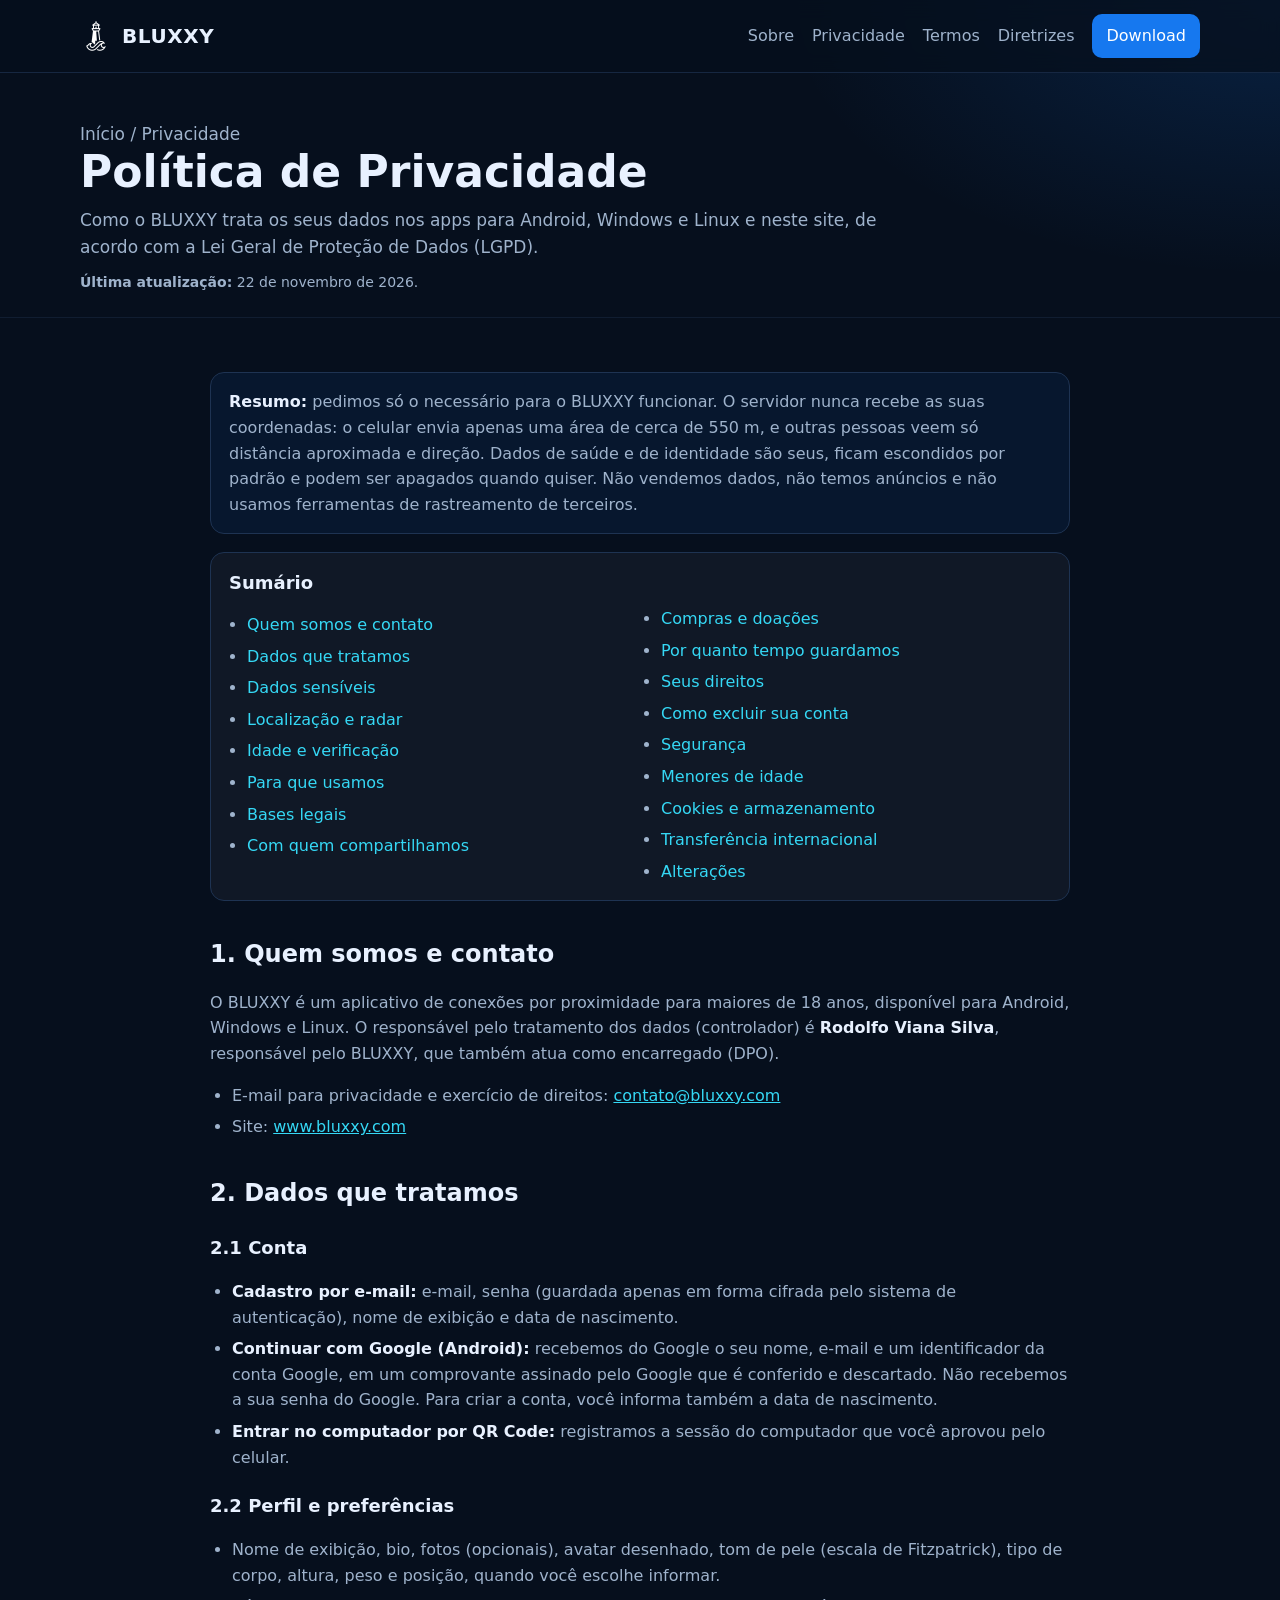
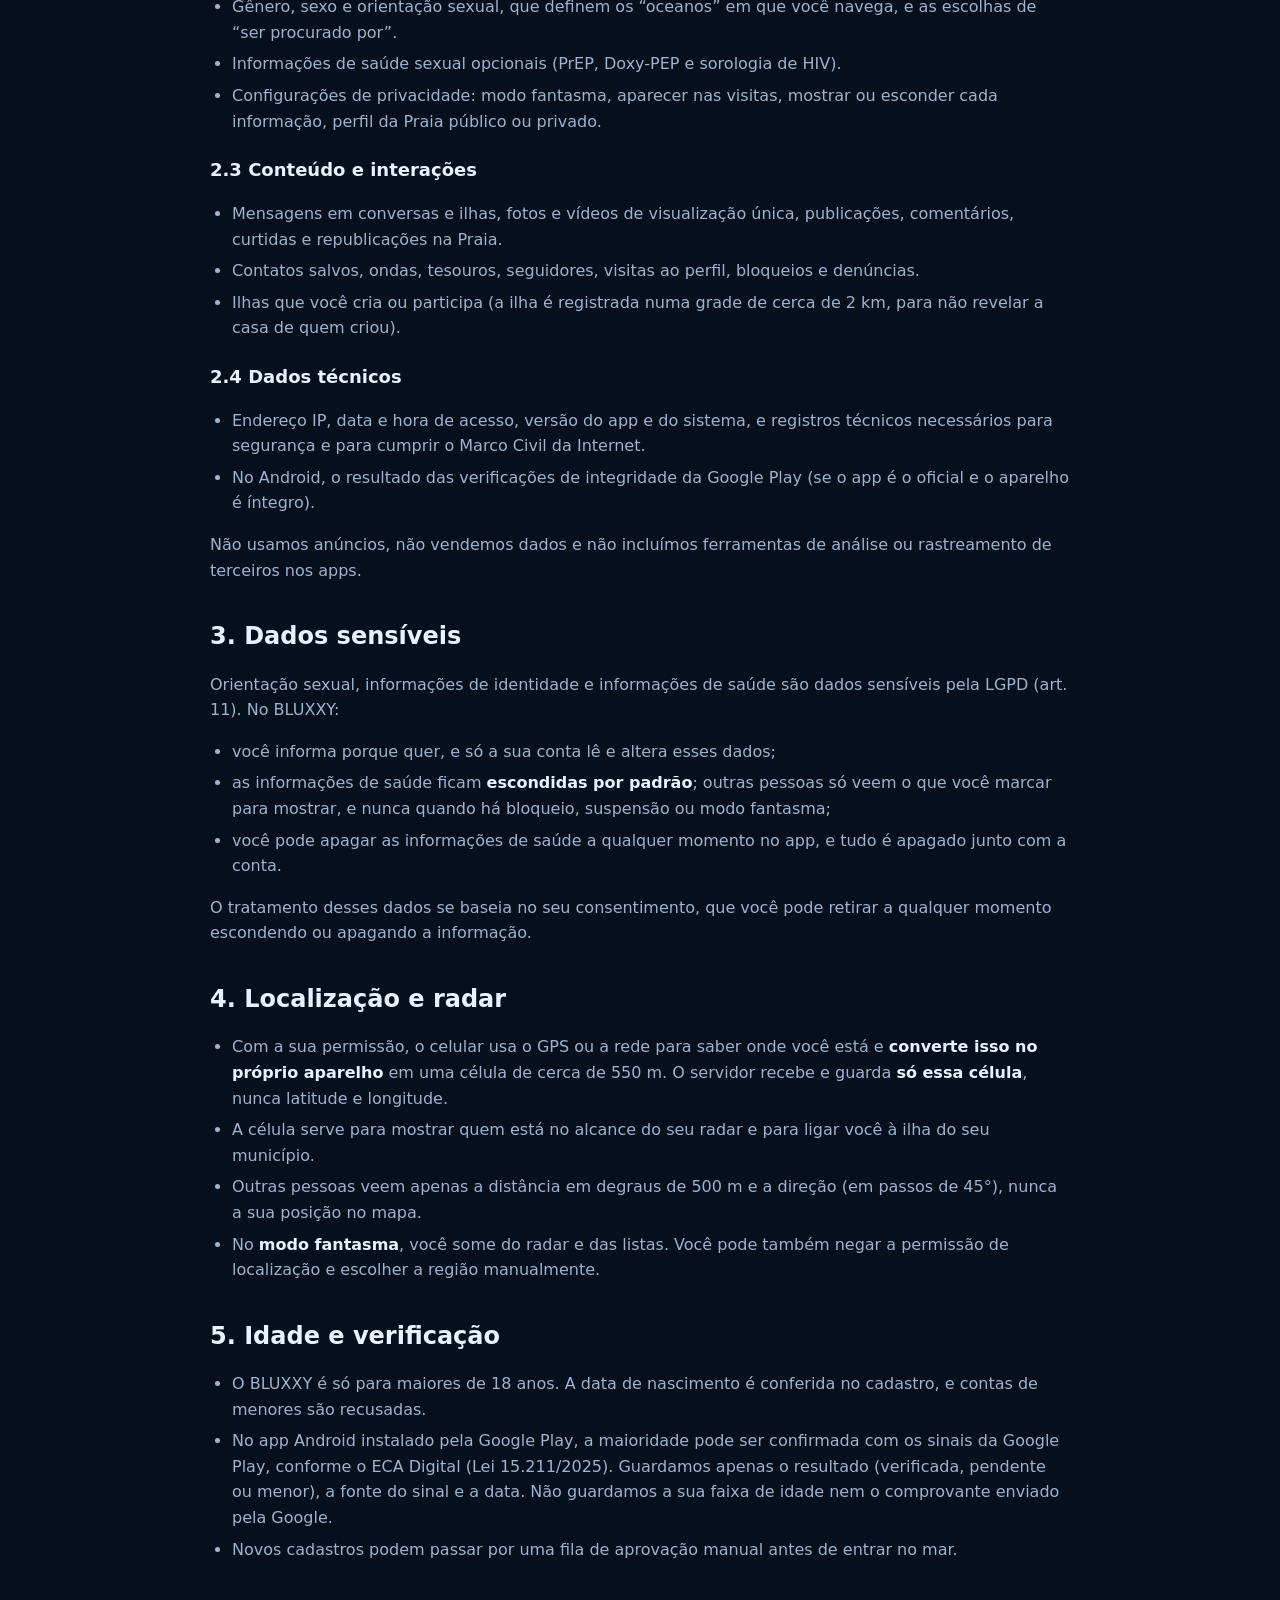
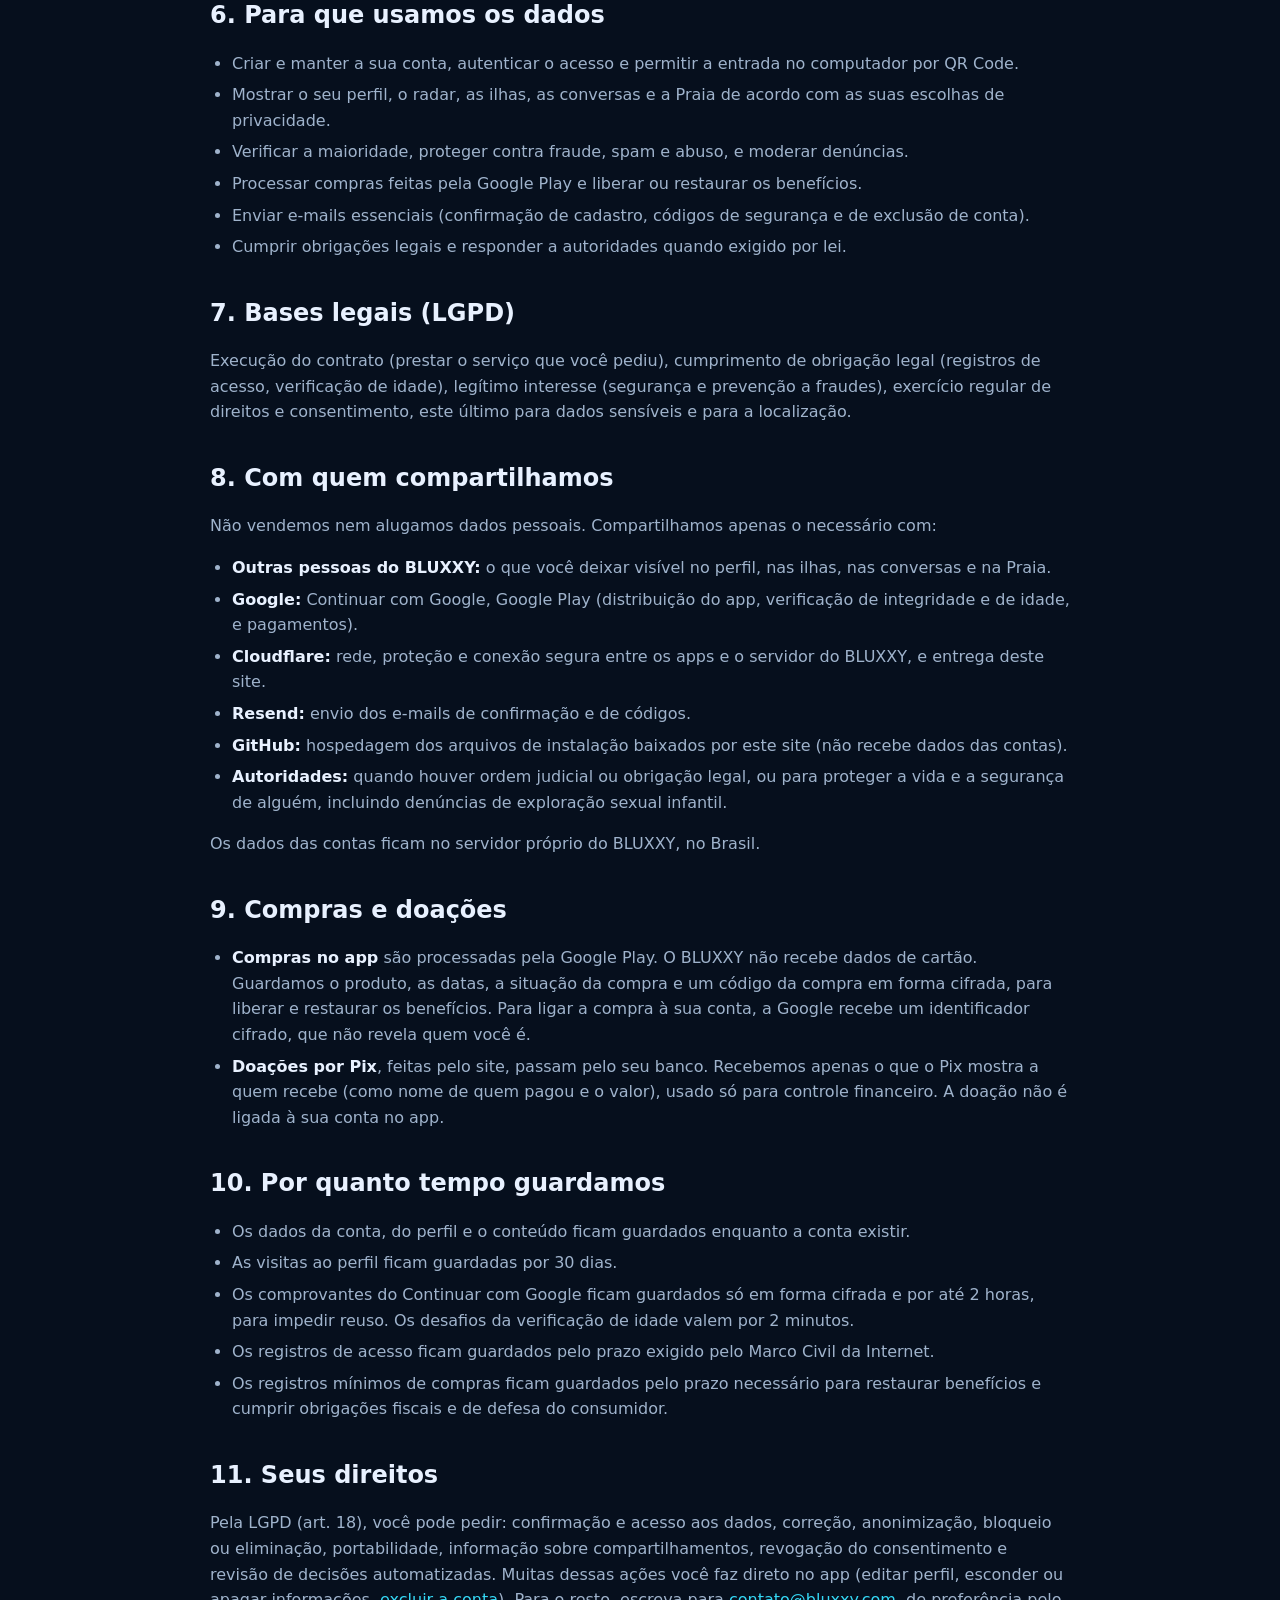
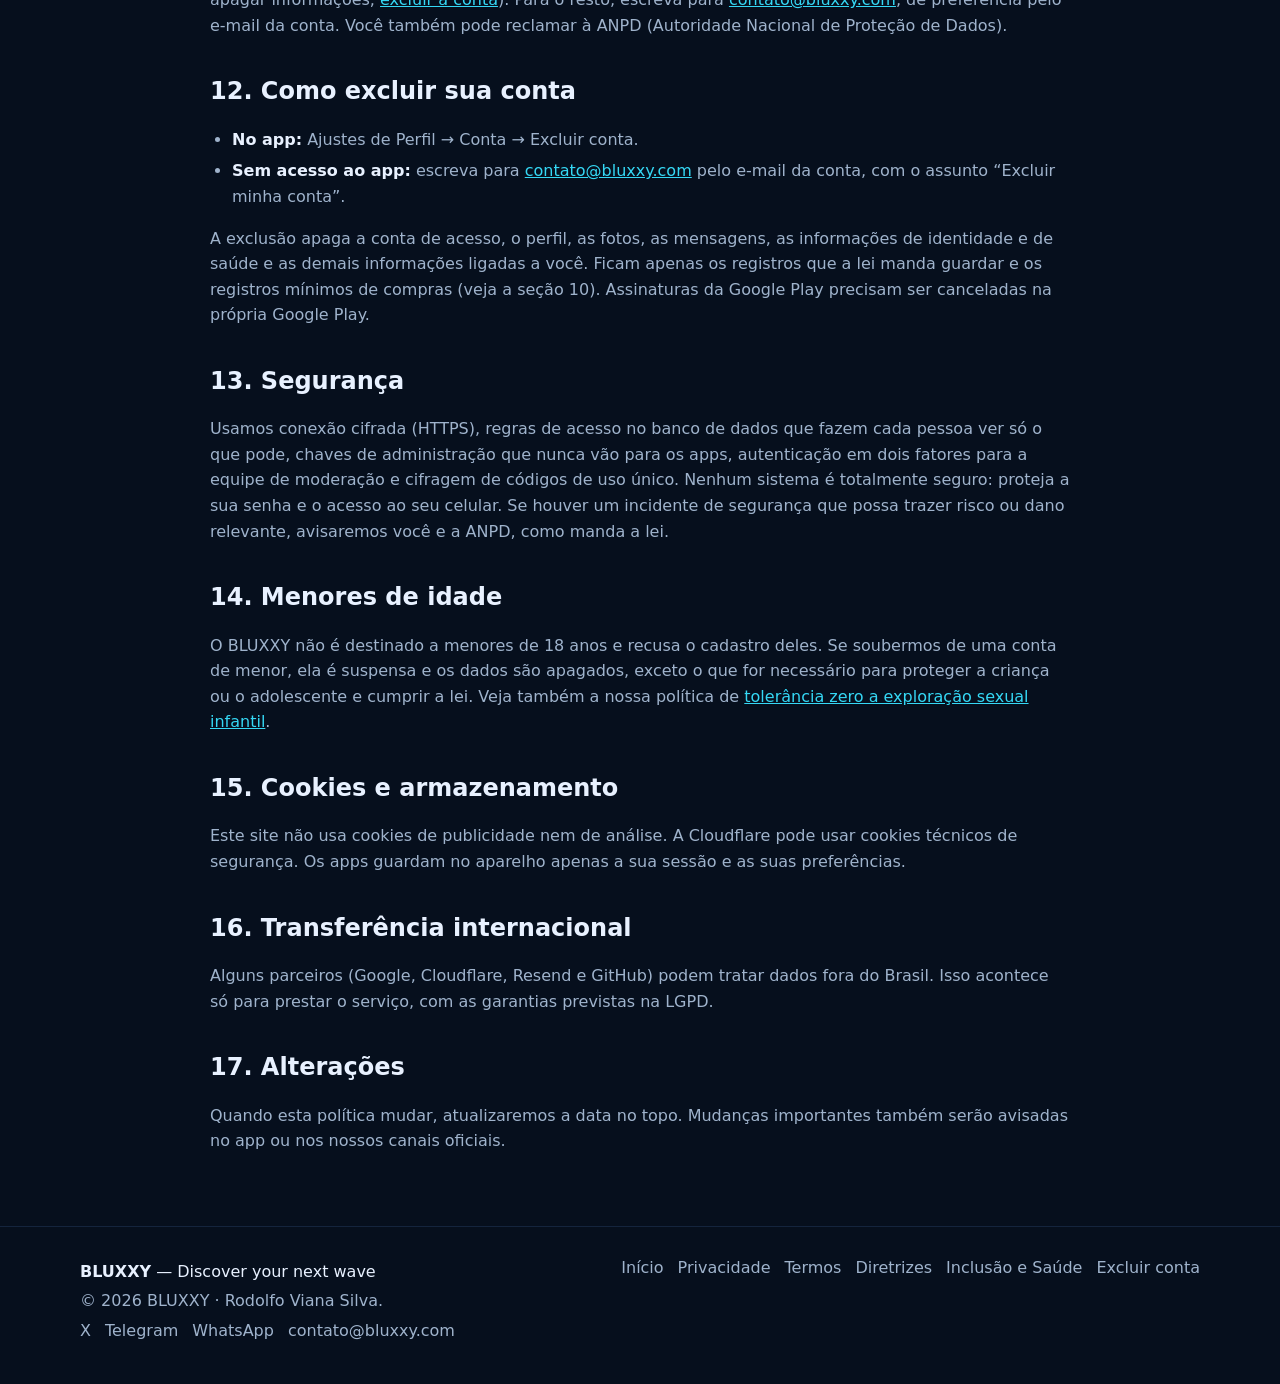
<file: privacidade.html>
<!doctype html>
<html lang="pt-BR">
<head>
  <meta charset="utf-8" />
  <meta name="viewport" content="width=device-width, initial-scale=1" />
  <title>Política de Privacidade — BLUXXY</title>
  <meta name="description" content="Política de Privacidade do BLUXXY: dados tratados, localização aproximada, dados sensíveis, verificação de idade, compras, retenção, exclusão de conta e direitos pela LGPD." />
  <meta name="theme-color" content="#060f1d" />
  <link rel="icon" href="assets/icone-bluxxy-48.png" type="image/png" />
  <link rel="apple-touch-icon" href="assets/icone-bluxxy-192.png" />
  <link rel="stylesheet" href="css/styles.css" />
</head>
<body>
  <header class="site-header">
    <div class="container header-inner">
      <a class="brand" href="index.html" aria-label="BLUXXY início"><img src="assets/farol-branco.png" alt="Logo BLUXXY" class="brand-logo" /><span class="brand-name">BLUXXY</span></a>
      <nav class="nav" aria-label="Principal">
        <a href="index.html#sobre">Sobre</a><a href="privacidade.html" aria-current="page">Privacidade</a><a href="termos.html">Termos</a><a href="diretrizes.html">Diretrizes</a>
        <a href="index.html#download" class="nav-cta">Download</a>
      </nav>
      <button class="menu-btn" id="menuBtn" aria-expanded="false" aria-controls="mobileNav" aria-label="Abrir menu">☰</button>
    </div>
    <nav class="mobile-nav" id="mobileNav" aria-label="Menu móvel">
      <a href="index.html">Início</a><a href="index.html#download">Download</a><a href="privacidade.html">Privacidade</a><a href="termos.html">Termos</a><a href="diretrizes.html">Diretrizes e Segurança</a><a href="inclusao-saude.html">Inclusão e Saúde</a>
    </nav>
  </header>

  <main>
    <section class="page-hero">
      <div class="container">
        <p class="breadcrumb"><a href="index.html">Início</a> / Privacidade</p>
        <h1>Política de Privacidade</h1>
        <p>Como o BLUXXY trata os seus dados nos apps para Android, Windows e Linux e neste site, de acordo com a Lei Geral de Proteção de Dados (LGPD).</p>
        <p style="color:var(--muted);margin-top:10px;font-size:14px;"><strong>Última atualização:</strong> 22 de novembro de 2026.</p>
      </div>
    </section>
    <section class="content">
      <div class="container prose">
        <div class="callout">
          <strong>Resumo:</strong> pedimos só o necessário para o BLUXXY funcionar. O servidor nunca recebe as suas coordenadas: o celular envia apenas uma área de cerca de 550 m, e outras pessoas veem só distância aproximada e direção. Dados de saúde e de identidade são seus, ficam escondidos por padrão e podem ser apagados quando quiser. Não vendemos dados, não temos anúncios e não usamos ferramentas de rastreamento de terceiros.
        </div>
        <nav class="toc" aria-label="Sumário"><h2>Sumário</h2><ul><li><a href="#quem-somos">Quem somos e contato</a></li><li><a href="#dados">Dados que tratamos</a></li><li><a href="#sensiveis">Dados sensíveis</a></li><li><a href="#localizacao">Localização e radar</a></li><li><a href="#idade">Idade e verificação</a></li><li><a href="#uso">Para que usamos</a></li><li><a href="#bases">Bases legais</a></li><li><a href="#compartilhamento">Com quem compartilhamos</a></li><li><a href="#compras">Compras e doações</a></li><li><a href="#retencao">Por quanto tempo guardamos</a></li><li><a href="#direitos">Seus direitos</a></li><li><a href="#excluir">Como excluir sua conta</a></li><li><a href="#seguranca">Segurança</a></li><li><a href="#menores">Menores de idade</a></li><li><a href="#cookies">Cookies e armazenamento</a></li><li><a href="#internacional">Transferência internacional</a></li><li><a href="#alteracoes">Alterações</a></li></ul></nav>

        <h2 id="quem-somos">1. Quem somos e contato</h2>
        <p>O BLUXXY é um aplicativo de conexões por proximidade para maiores de 18 anos, disponível para Android, Windows e Linux. O responsável pelo tratamento dos dados (controlador) é <strong>Rodolfo Viana Silva</strong>, responsável pelo BLUXXY, que também atua como encarregado (DPO).</p>
        <ul>
          <li>E-mail para privacidade e exercício de direitos: <a href="mailto:contato@bluxxy.com?subject=Privacidade">contato@bluxxy.com</a></li>
          <li>Site: <a href="https://www.bluxxy.com/">www.bluxxy.com</a></li>
        </ul>

        <h2 id="dados">2. Dados que tratamos</h2>
        <h3>2.1 Conta</h3>
        <ul>
          <li><strong>Cadastro por e-mail:</strong> e-mail, senha (guardada apenas em forma cifrada pelo sistema de autenticação), nome de exibição e data de nascimento.</li>
          <li><strong>Continuar com Google (Android):</strong> recebemos do Google o seu nome, e-mail e um identificador da conta Google, em um comprovante assinado pelo Google que é conferido e descartado. Não recebemos a sua senha do Google. Para criar a conta, você informa também a data de nascimento.</li>
          <li><strong>Entrar no computador por QR Code:</strong> registramos a sessão do computador que você aprovou pelo celular.</li>
        </ul>
        <h3>2.2 Perfil e preferências</h3>
        <ul>
          <li>Nome de exibição, bio, fotos (opcionais), avatar desenhado, tom de pele (escala de Fitzpatrick), tipo de corpo, altura, peso e posição, quando você escolhe informar.</li>
          <li>Gênero, sexo e orientação sexual, que definem os “oceanos” em que você navega, e as escolhas de “ser procurado por”.</li>
          <li>Informações de saúde sexual opcionais (PrEP, Doxy-PEP e sorologia de HIV).</li>
          <li>Configurações de privacidade: modo fantasma, aparecer nas visitas, mostrar ou esconder cada informação, perfil da Praia público ou privado.</li>
        </ul>
        <h3>2.3 Conteúdo e interações</h3>
        <ul>
          <li>Mensagens em conversas e ilhas, fotos e vídeos de visualização única, publicações, comentários, curtidas e republicações na Praia.</li>
          <li>Contatos salvos, ondas, tesouros, seguidores, visitas ao perfil, bloqueios e denúncias.</li>
          <li>Ilhas que você cria ou participa (a ilha é registrada numa grade de cerca de 2 km, para não revelar a casa de quem criou).</li>
        </ul>
        <h3>2.4 Dados técnicos</h3>
        <ul>
          <li>Endereço IP, data e hora de acesso, versão do app e do sistema, e registros técnicos necessários para segurança e para cumprir o Marco Civil da Internet.</li>
          <li>No Android, o resultado das verificações de integridade da Google Play (se o app é o oficial e o aparelho é íntegro).</li>
        </ul>
        <p>Não usamos anúncios, não vendemos dados e não incluímos ferramentas de análise ou rastreamento de terceiros nos apps.</p>

        <h2 id="sensiveis">3. Dados sensíveis</h2>
        <p>Orientação sexual, informações de identidade e informações de saúde são dados sensíveis pela LGPD (art. 11). No BLUXXY:</p>
        <ul>
          <li>você informa porque quer, e só a sua conta lê e altera esses dados;</li>
          <li>as informações de saúde ficam <strong>escondidas por padrão</strong>; outras pessoas só veem o que você marcar para mostrar, e nunca quando há bloqueio, suspensão ou modo fantasma;</li>
          <li>você pode apagar as informações de saúde a qualquer momento no app, e tudo é apagado junto com a conta.</li>
        </ul>
        <p>O tratamento desses dados se baseia no seu consentimento, que você pode retirar a qualquer momento escondendo ou apagando a informação.</p>

        <h2 id="localizacao">4. Localização e radar</h2>
        <ul>
          <li>Com a sua permissão, o celular usa o GPS ou a rede para saber onde você está e <strong>converte isso no próprio aparelho</strong> em uma célula de cerca de 550 m. O servidor recebe e guarda <strong>só essa célula</strong>, nunca latitude e longitude.</li>
          <li>A célula serve para mostrar quem está no alcance do seu radar e para ligar você à ilha do seu município.</li>
          <li>Outras pessoas veem apenas a distância em degraus de 500 m e a direção (em passos de 45°), nunca a sua posição no mapa.</li>
          <li>No <strong>modo fantasma</strong>, você some do radar e das listas. Você pode também negar a permissão de localização e escolher a região manualmente.</li>
        </ul>

        <h2 id="idade">5. Idade e verificação</h2>
        <ul>
          <li>O BLUXXY é só para maiores de 18 anos. A data de nascimento é conferida no cadastro, e contas de menores são recusadas.</li>
          <li>No app Android instalado pela Google Play, a maioridade pode ser confirmada com os sinais da Google Play, conforme o ECA Digital (Lei 15.211/2025). Guardamos apenas o resultado (verificada, pendente ou menor), a fonte do sinal e a data. Não guardamos a sua faixa de idade nem o comprovante enviado pela Google.</li>
          <li>Novos cadastros podem passar por uma fila de aprovação manual antes de entrar no mar.</li>
        </ul>

        <h2 id="uso">6. Para que usamos os dados</h2>
        <ul>
          <li>Criar e manter a sua conta, autenticar o acesso e permitir a entrada no computador por QR Code.</li>
          <li>Mostrar o seu perfil, o radar, as ilhas, as conversas e a Praia de acordo com as suas escolhas de privacidade.</li>
          <li>Verificar a maioridade, proteger contra fraude, spam e abuso, e moderar denúncias.</li>
          <li>Processar compras feitas pela Google Play e liberar ou restaurar os benefícios.</li>
          <li>Enviar e-mails essenciais (confirmação de cadastro, códigos de segurança e de exclusão de conta).</li>
          <li>Cumprir obrigações legais e responder a autoridades quando exigido por lei.</li>
        </ul>

        <h2 id="bases">7. Bases legais (LGPD)</h2>
        <p>Execução do contrato (prestar o serviço que você pediu), cumprimento de obrigação legal (registros de acesso, verificação de idade), legítimo interesse (segurança e prevenção a fraudes), exercício regular de direitos e consentimento, este último para dados sensíveis e para a localização.</p>

        <h2 id="compartilhamento">8. Com quem compartilhamos</h2>
        <p>Não vendemos nem alugamos dados pessoais. Compartilhamos apenas o necessário com:</p>
        <ul>
          <li><strong>Outras pessoas do BLUXXY:</strong> o que você deixar visível no perfil, nas ilhas, nas conversas e na Praia.</li>
          <li><strong>Google:</strong> Continuar com Google, Google Play (distribuição do app, verificação de integridade e de idade, e pagamentos).</li>
          <li><strong>Cloudflare:</strong> rede, proteção e conexão segura entre os apps e o servidor do BLUXXY, e entrega deste site.</li>
          <li><strong>Resend:</strong> envio dos e-mails de confirmação e de códigos.</li>
          <li><strong>GitHub:</strong> hospedagem dos arquivos de instalação baixados por este site (não recebe dados das contas).</li>
          <li><strong>Autoridades:</strong> quando houver ordem judicial ou obrigação legal, ou para proteger a vida e a segurança de alguém, incluindo denúncias de exploração sexual infantil.</li>
        </ul>
        <p>Os dados das contas ficam no servidor próprio do BLUXXY, no Brasil.</p>

        <h2 id="compras">9. Compras e doações</h2>
        <ul>
          <li><strong>Compras no app</strong> são processadas pela Google Play. O BLUXXY não recebe dados de cartão. Guardamos o produto, as datas, a situação da compra e um código da compra em forma cifrada, para liberar e restaurar os benefícios. Para ligar a compra à sua conta, a Google recebe um identificador cifrado, que não revela quem você é.</li>
          <li><strong>Doações por Pix</strong>, feitas pelo site, passam pelo seu banco. Recebemos apenas o que o Pix mostra a quem recebe (como nome de quem pagou e o valor), usado só para controle financeiro. A doação não é ligada à sua conta no app.</li>
        </ul>

        <h2 id="retencao">10. Por quanto tempo guardamos</h2>
        <ul>
          <li>Os dados da conta, do perfil e o conteúdo ficam guardados enquanto a conta existir.</li>
          <li>As visitas ao perfil ficam guardadas por 30 dias.</li>
          <li>Os comprovantes do Continuar com Google ficam guardados só em forma cifrada e por até 2 horas, para impedir reuso. Os desafios da verificação de idade valem por 2 minutos.</li>
          <li>Os registros de acesso ficam guardados pelo prazo exigido pelo Marco Civil da Internet.</li>
          <li>Os registros mínimos de compras ficam guardados pelo prazo necessário para restaurar benefícios e cumprir obrigações fiscais e de defesa do consumidor.</li>
        </ul>

        <h2 id="direitos">11. Seus direitos</h2>
        <p>Pela LGPD (art. 18), você pode pedir: confirmação e acesso aos dados, correção, anonimização, bloqueio ou eliminação, portabilidade, informação sobre compartilhamentos, revogação do consentimento e revisão de decisões automatizadas. Muitas dessas ações você faz direto no app (editar perfil, esconder ou apagar informações, <a href="excluir-conta.html">excluir a conta</a>). Para o resto, escreva para <a href="mailto:contato@bluxxy.com?subject=Direitos%20LGPD">contato@bluxxy.com</a>, de preferência pelo e-mail da conta. Você também pode reclamar à ANPD (Autoridade Nacional de Proteção de Dados).</p>

        <h2 id="excluir">12. Como excluir sua conta</h2>
        <ul>
          <li><strong>No app:</strong> Ajustes de Perfil → Conta → Excluir conta.</li>
          <li><strong>Sem acesso ao app:</strong> escreva para <a href="mailto:contato@bluxxy.com?subject=Excluir%20minha%20conta">contato@bluxxy.com</a> pelo e-mail da conta, com o assunto “Excluir minha conta”.</li>
        </ul>
        <p>A exclusão apaga a conta de acesso, o perfil, as fotos, as mensagens, as informações de identidade e de saúde e as demais informações ligadas a você. Ficam apenas os registros que a lei manda guardar e os registros mínimos de compras (veja a seção 10). Assinaturas da Google Play precisam ser canceladas na própria Google Play.</p>

        <h2 id="seguranca">13. Segurança</h2>
        <p>Usamos conexão cifrada (HTTPS), regras de acesso no banco de dados que fazem cada pessoa ver só o que pode, chaves de administração que nunca vão para os apps, autenticação em dois fatores para a equipe de moderação e cifragem de códigos de uso único. Nenhum sistema é totalmente seguro: proteja a sua senha e o acesso ao seu celular. Se houver um incidente de segurança que possa trazer risco ou dano relevante, avisaremos você e a ANPD, como manda a lei.</p>

        <h2 id="menores">14. Menores de idade</h2>
        <p>O BLUXXY não é destinado a menores de 18 anos e recusa o cadastro deles. Se soubermos de uma conta de menor, ela é suspensa e os dados são apagados, exceto o que for necessário para proteger a criança ou o adolescente e cumprir a lei. Veja também a nossa política de <a href="diretrizes.html#csae">tolerância zero a exploração sexual infantil</a>.</p>

        <h2 id="cookies">15. Cookies e armazenamento</h2>
        <p>Este site não usa cookies de publicidade nem de análise. A Cloudflare pode usar cookies técnicos de segurança. Os apps guardam no aparelho apenas a sua sessão e as suas preferências.</p>

        <h2 id="internacional">16. Transferência internacional</h2>
        <p>Alguns parceiros (Google, Cloudflare, Resend e GitHub) podem tratar dados fora do Brasil. Isso acontece só para prestar o serviço, com as garantias previstas na LGPD.</p>

        <h2 id="alteracoes">17. Alterações</h2>
        <p>Quando esta política mudar, atualizaremos a data no topo. Mudanças importantes também serão avisadas no app ou nos nossos canais oficiais.</p>
      </div>
    </section>
  </main>

  <footer class="site-footer">
    <div class="container footer-inner">
      <div>
        <p class="footer-brand"><strong>BLUXXY</strong> — Discover your next wave</p>
        <p>&copy; <span id="year"></span> BLUXXY · Rodolfo Viana Silva.</p>
        <p class="footer-redes"><a href="https://x.com/BluxxyOficial" target="_blank" rel="noopener">X</a><a href="https://t.me/BluxxyOficialTelegram" target="_blank" rel="noopener">Telegram</a><a href="https://chat.whatsapp.com/EjpPdapXIQgCmeeUHgpNLG" target="_blank" rel="noopener">WhatsApp</a><a href="mailto:contato@bluxxy.com">contato@bluxxy.com</a></p>
      </div>
      <div class="footer-links"><a href="index.html">Início</a><a href="privacidade.html">Privacidade</a><a href="termos.html">Termos</a><a href="diretrizes.html">Diretrizes</a><a href="inclusao-saude.html">Inclusão e Saúde</a><a href="excluir-conta.html">Excluir conta</a></div>
    </div>
  </footer>
  <script src="js/main.js"></script>
</body>
</html>
</file>
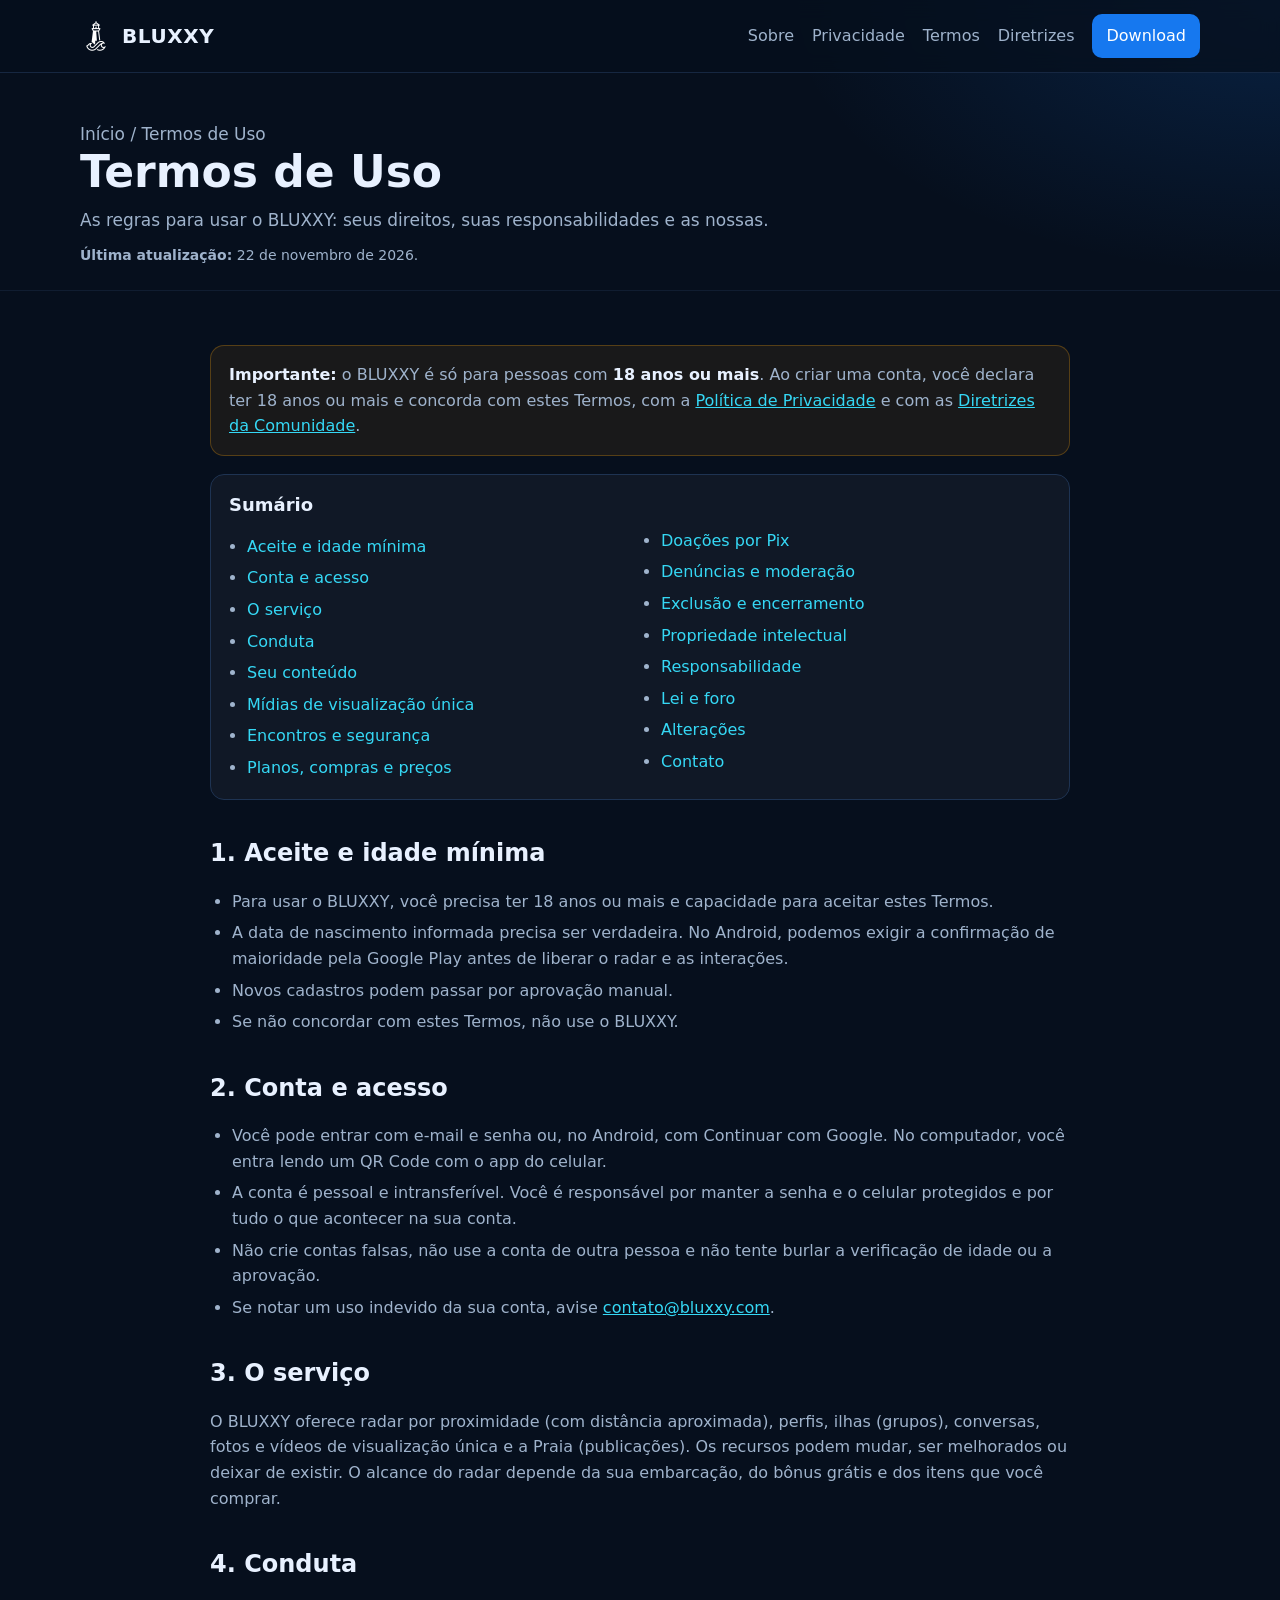
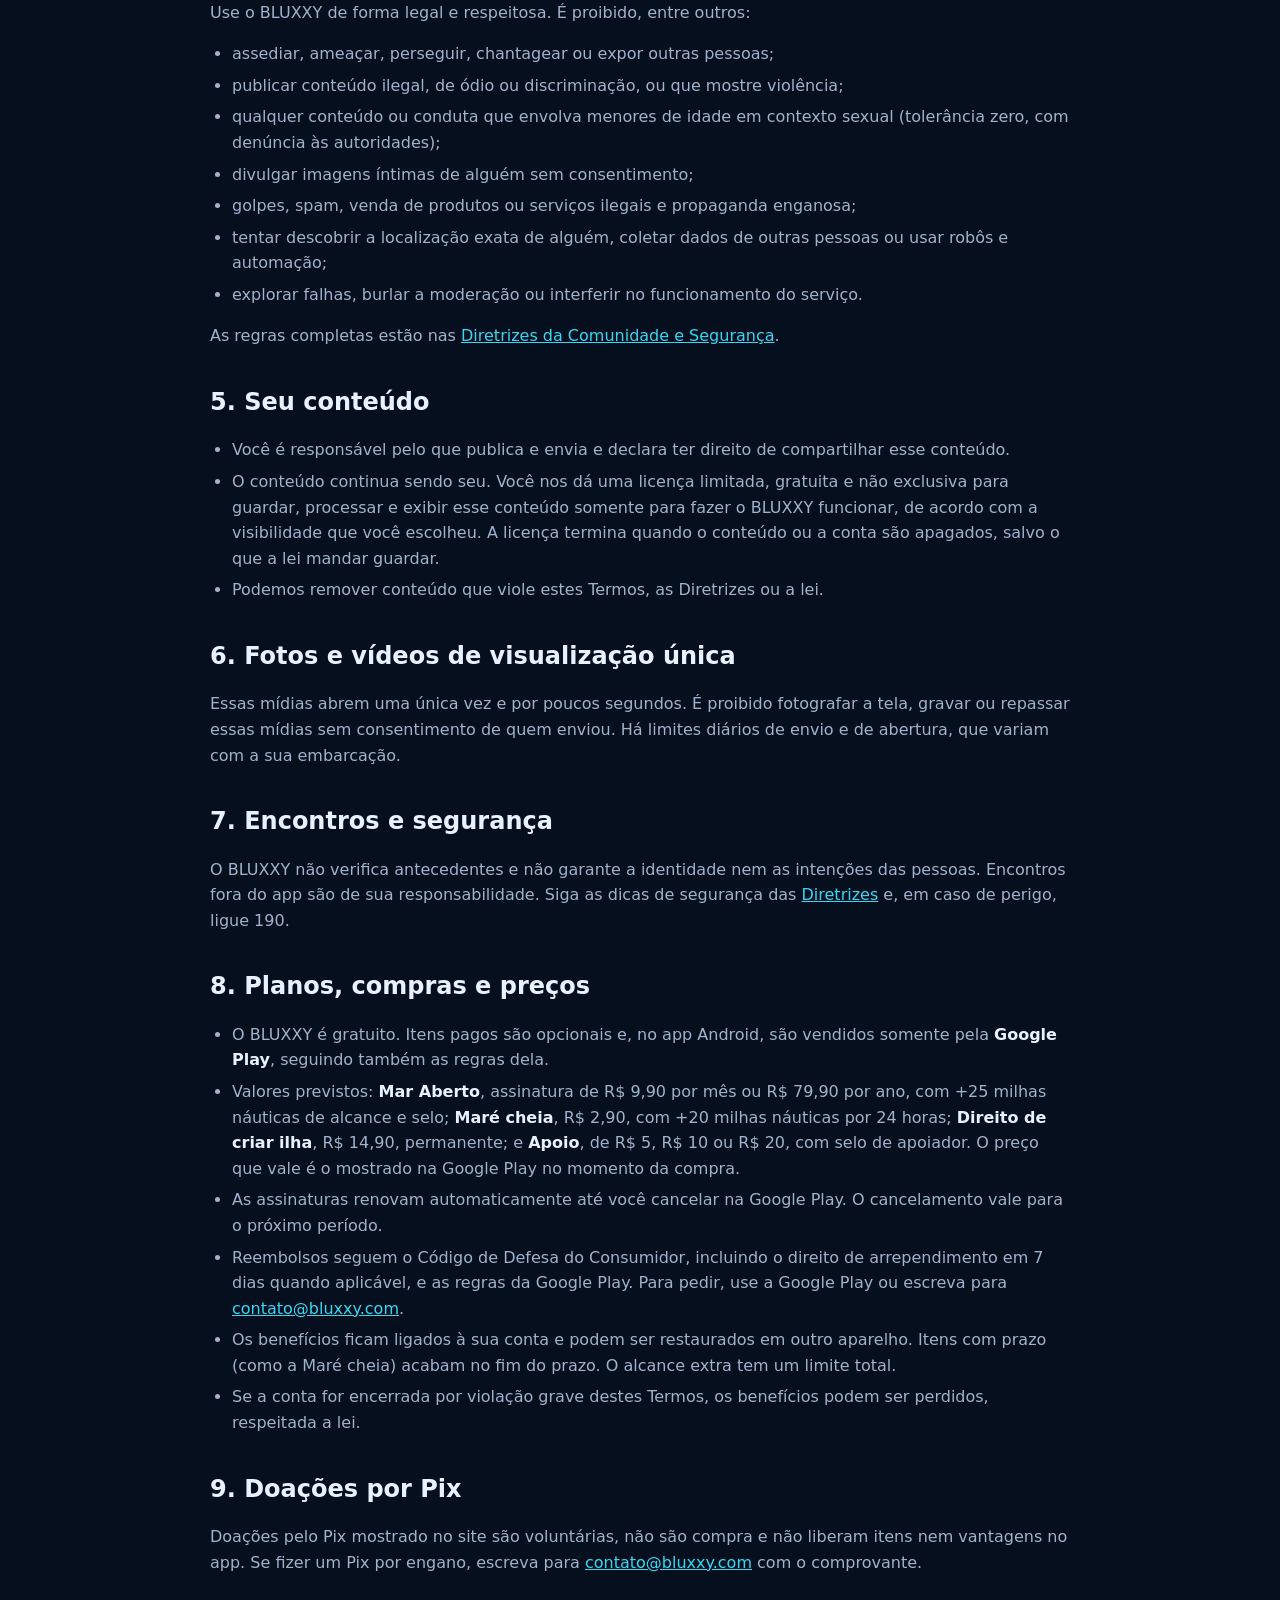
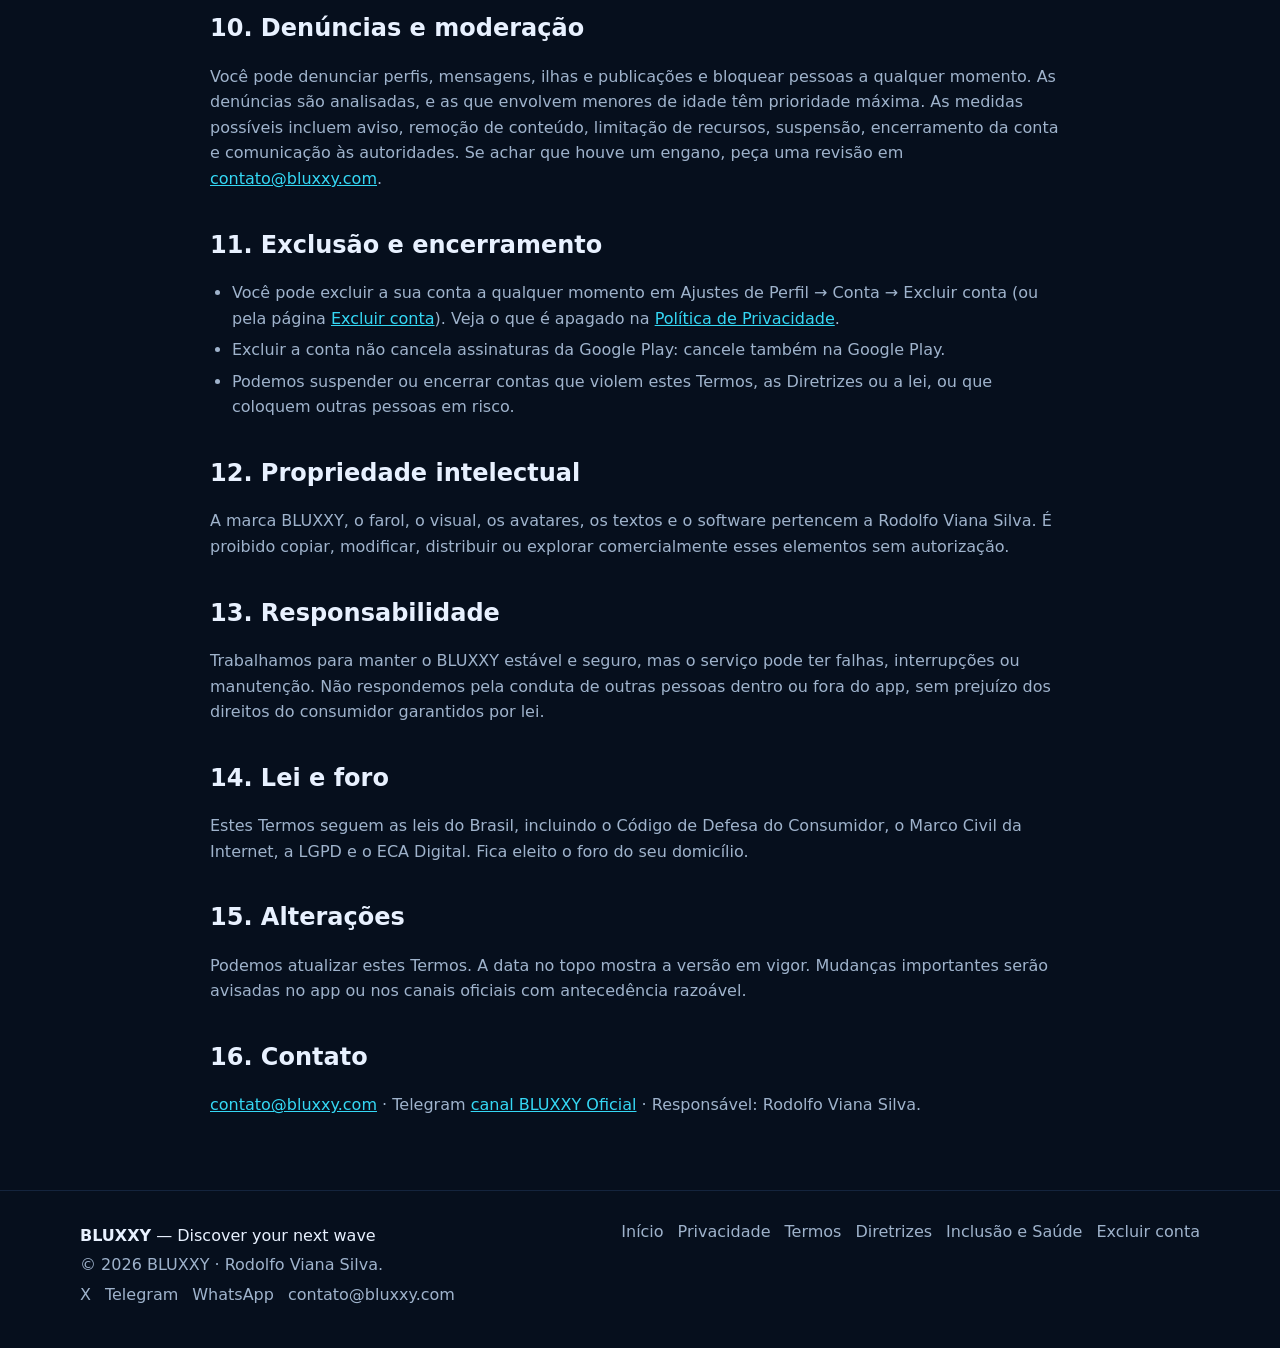
<file: termos.html>
<!doctype html>
<html lang="pt-BR">
<head>
  <meta charset="utf-8" />
  <meta name="viewport" content="width=device-width, initial-scale=1" />
  <title>Termos de Uso — BLUXXY</title>
  <meta name="description" content="Termos de Uso do BLUXXY: idade mínima, conta, conduta, mídias de visualização única, planos e preços, doações, moderação, exclusão de conta e lei aplicável." />
  <meta name="theme-color" content="#060f1d" />
  <link rel="icon" href="assets/icone-bluxxy-48.png" type="image/png" />
  <link rel="apple-touch-icon" href="assets/icone-bluxxy-192.png" />
  <link rel="stylesheet" href="css/styles.css" />
</head>
<body>
  <header class="site-header">
    <div class="container header-inner">
      <a class="brand" href="index.html" aria-label="BLUXXY início"><img src="assets/farol-branco.png" alt="Logo BLUXXY" class="brand-logo" /><span class="brand-name">BLUXXY</span></a>
      <nav class="nav" aria-label="Principal">
        <a href="index.html#sobre">Sobre</a><a href="privacidade.html">Privacidade</a><a href="termos.html" aria-current="page">Termos</a><a href="diretrizes.html">Diretrizes</a>
        <a href="index.html#download" class="nav-cta">Download</a>
      </nav>
      <button class="menu-btn" id="menuBtn" aria-expanded="false" aria-controls="mobileNav" aria-label="Abrir menu">☰</button>
    </div>
    <nav class="mobile-nav" id="mobileNav" aria-label="Menu móvel">
      <a href="index.html">Início</a><a href="index.html#download">Download</a><a href="privacidade.html">Privacidade</a><a href="termos.html">Termos</a><a href="diretrizes.html">Diretrizes e Segurança</a><a href="inclusao-saude.html">Inclusão e Saúde</a>
    </nav>
  </header>

  <main>
    <section class="page-hero">
      <div class="container">
        <p class="breadcrumb"><a href="index.html">Início</a> / Termos de Uso</p>
        <h1>Termos de Uso</h1>
        <p>As regras para usar o BLUXXY: seus direitos, suas responsabilidades e as nossas.</p>
        <p style="color:var(--muted);margin-top:10px;font-size:14px;"><strong>Última atualização:</strong> 22 de novembro de 2026.</p>
      </div>
    </section>
    <section class="content">
      <div class="container prose">
        <div class="callout warn"><strong>Importante:</strong> o BLUXXY é só para pessoas com <strong>18 anos ou mais</strong>. Ao criar uma conta, você declara ter 18 anos ou mais e concorda com estes Termos, com a <a href="privacidade.html">Política de Privacidade</a> e com as <a href="diretrizes.html">Diretrizes da Comunidade</a>.</div>
        <nav class="toc" aria-label="Sumário"><h2>Sumário</h2><ul><li><a href="#aceite">Aceite e idade mínima</a></li><li><a href="#conta">Conta e acesso</a></li><li><a href="#servico">O serviço</a></li><li><a href="#conduta">Conduta</a></li><li><a href="#conteudo">Seu conteúdo</a></li><li><a href="#midias">Mídias de visualização única</a></li><li><a href="#encontros">Encontros e segurança</a></li><li><a href="#compras">Planos, compras e preços</a></li><li><a href="#doacoes">Doações por Pix</a></li><li><a href="#moderacao">Denúncias e moderação</a></li><li><a href="#encerramento">Exclusão e encerramento</a></li><li><a href="#propriedade">Propriedade intelectual</a></li><li><a href="#responsabilidade">Responsabilidade</a></li><li><a href="#lei">Lei e foro</a></li><li><a href="#alteracoes">Alterações</a></li><li><a href="#contato">Contato</a></li></ul></nav>

        <h2 id="aceite">1. Aceite e idade mínima</h2>
        <ul>
          <li>Para usar o BLUXXY, você precisa ter 18 anos ou mais e capacidade para aceitar estes Termos.</li>
          <li>A data de nascimento informada precisa ser verdadeira. No Android, podemos exigir a confirmação de maioridade pela Google Play antes de liberar o radar e as interações.</li>
          <li>Novos cadastros podem passar por aprovação manual.</li>
          <li>Se não concordar com estes Termos, não use o BLUXXY.</li>
        </ul>

        <h2 id="conta">2. Conta e acesso</h2>
        <ul>
          <li>Você pode entrar com e-mail e senha ou, no Android, com Continuar com Google. No computador, você entra lendo um QR Code com o app do celular.</li>
          <li>A conta é pessoal e intransferível. Você é responsável por manter a senha e o celular protegidos e por tudo o que acontecer na sua conta.</li>
          <li>Não crie contas falsas, não use a conta de outra pessoa e não tente burlar a verificação de idade ou a aprovação.</li>
          <li>Se notar um uso indevido da sua conta, avise <a href="mailto:contato@bluxxy.com">contato@bluxxy.com</a>.</li>
        </ul>

        <h2 id="servico">3. O serviço</h2>
        <p>O BLUXXY oferece radar por proximidade (com distância aproximada), perfis, ilhas (grupos), conversas, fotos e vídeos de visualização única e a Praia (publicações). Os recursos podem mudar, ser melhorados ou deixar de existir. O alcance do radar depende da sua embarcação, do bônus grátis e dos itens que você comprar.</p>

        <h2 id="conduta">4. Conduta</h2>
        <p>Use o BLUXXY de forma legal e respeitosa. É proibido, entre outros:</p>
        <ul>
          <li>assediar, ameaçar, perseguir, chantagear ou expor outras pessoas;</li>
          <li>publicar conteúdo ilegal, de ódio ou discriminação, ou que mostre violência;</li>
          <li>qualquer conteúdo ou conduta que envolva menores de idade em contexto sexual (tolerância zero, com denúncia às autoridades);</li>
          <li>divulgar imagens íntimas de alguém sem consentimento;</li>
          <li>golpes, spam, venda de produtos ou serviços ilegais e propaganda enganosa;</li>
          <li>tentar descobrir a localização exata de alguém, coletar dados de outras pessoas ou usar robôs e automação;</li>
          <li>explorar falhas, burlar a moderação ou interferir no funcionamento do serviço.</li>
        </ul>
        <p>As regras completas estão nas <a href="diretrizes.html">Diretrizes da Comunidade e Segurança</a>.</p>

        <h2 id="conteudo">5. Seu conteúdo</h2>
        <ul>
          <li>Você é responsável pelo que publica e envia e declara ter direito de compartilhar esse conteúdo.</li>
          <li>O conteúdo continua sendo seu. Você nos dá uma licença limitada, gratuita e não exclusiva para guardar, processar e exibir esse conteúdo somente para fazer o BLUXXY funcionar, de acordo com a visibilidade que você escolheu. A licença termina quando o conteúdo ou a conta são apagados, salvo o que a lei mandar guardar.</li>
          <li>Podemos remover conteúdo que viole estes Termos, as Diretrizes ou a lei.</li>
        </ul>

        <h2 id="midias">6. Fotos e vídeos de visualização única</h2>
        <p>Essas mídias abrem uma única vez e por poucos segundos. É proibido fotografar a tela, gravar ou repassar essas mídias sem consentimento de quem enviou. Há limites diários de envio e de abertura, que variam com a sua embarcação.</p>

        <h2 id="encontros">7. Encontros e segurança</h2>
        <p>O BLUXXY não verifica antecedentes e não garante a identidade nem as intenções das pessoas. Encontros fora do app são de sua responsabilidade. Siga as dicas de segurança das <a href="diretrizes.html#encontros">Diretrizes</a> e, em caso de perigo, ligue 190.</p>

        <h2 id="compras">8. Planos, compras e preços</h2>
        <ul>
          <li>O BLUXXY é gratuito. Itens pagos são opcionais e, no app Android, são vendidos somente pela <strong>Google Play</strong>, seguindo também as regras dela.</li>
          <li>Valores previstos: <strong>Mar Aberto</strong>, assinatura de R$ 9,90 por mês ou R$ 79,90 por ano, com +25 milhas náuticas de alcance e selo; <strong>Maré cheia</strong>, R$ 2,90, com +20 milhas náuticas por 24 horas; <strong>Direito de criar ilha</strong>, R$ 14,90, permanente; e <strong>Apoio</strong>, de R$ 5, R$ 10 ou R$ 20, com selo de apoiador. O preço que vale é o mostrado na Google Play no momento da compra.</li>
          <li>As assinaturas renovam automaticamente até você cancelar na Google Play. O cancelamento vale para o próximo período.</li>
          <li>Reembolsos seguem o Código de Defesa do Consumidor, incluindo o direito de arrependimento em 7 dias quando aplicável, e as regras da Google Play. Para pedir, use a Google Play ou escreva para <a href="mailto:contato@bluxxy.com">contato@bluxxy.com</a>.</li>
          <li>Os benefícios ficam ligados à sua conta e podem ser restaurados em outro aparelho. Itens com prazo (como a Maré cheia) acabam no fim do prazo. O alcance extra tem um limite total.</li>
          <li>Se a conta for encerrada por violação grave destes Termos, os benefícios podem ser perdidos, respeitada a lei.</li>
        </ul>

        <h2 id="doacoes">9. Doações por Pix</h2>
        <p>Doações pelo Pix mostrado no site são voluntárias, não são compra e não liberam itens nem vantagens no app. Se fizer um Pix por engano, escreva para <a href="mailto:contato@bluxxy.com">contato@bluxxy.com</a> com o comprovante.</p>

        <h2 id="moderacao">10. Denúncias e moderação</h2>
        <p>Você pode denunciar perfis, mensagens, ilhas e publicações e bloquear pessoas a qualquer momento. As denúncias são analisadas, e as que envolvem menores de idade têm prioridade máxima. As medidas possíveis incluem aviso, remoção de conteúdo, limitação de recursos, suspensão, encerramento da conta e comunicação às autoridades. Se achar que houve um engano, peça uma revisão em <a href="mailto:contato@bluxxy.com">contato@bluxxy.com</a>.</p>

        <h2 id="encerramento">11. Exclusão e encerramento</h2>
        <ul>
          <li>Você pode excluir a sua conta a qualquer momento em Ajustes de Perfil → Conta → Excluir conta (ou pela página <a href="excluir-conta.html">Excluir conta</a>). Veja o que é apagado na <a href="privacidade.html#excluir">Política de Privacidade</a>.</li>
          <li>Excluir a conta não cancela assinaturas da Google Play: cancele também na Google Play.</li>
          <li>Podemos suspender ou encerrar contas que violem estes Termos, as Diretrizes ou a lei, ou que coloquem outras pessoas em risco.</li>
        </ul>

        <h2 id="propriedade">12. Propriedade intelectual</h2>
        <p>A marca BLUXXY, o farol, o visual, os avatares, os textos e o software pertencem a Rodolfo Viana Silva. É proibido copiar, modificar, distribuir ou explorar comercialmente esses elementos sem autorização.</p>

        <h2 id="responsabilidade">13. Responsabilidade</h2>
        <p>Trabalhamos para manter o BLUXXY estável e seguro, mas o serviço pode ter falhas, interrupções ou manutenção. Não respondemos pela conduta de outras pessoas dentro ou fora do app, sem prejuízo dos direitos do consumidor garantidos por lei.</p>

        <h2 id="lei">14. Lei e foro</h2>
        <p>Estes Termos seguem as leis do Brasil, incluindo o Código de Defesa do Consumidor, o Marco Civil da Internet, a LGPD e o ECA Digital. Fica eleito o foro do seu domicílio.</p>

        <h2 id="alteracoes">15. Alterações</h2>
        <p>Podemos atualizar estes Termos. A data no topo mostra a versão em vigor. Mudanças importantes serão avisadas no app ou nos canais oficiais com antecedência razoável.</p>

        <h2 id="contato">16. Contato</h2>
        <p><a href="mailto:contato@bluxxy.com">contato@bluxxy.com</a> · Telegram <a href="https://t.me/BluxxyOficialTelegram" target="_blank" rel="noopener">canal BLUXXY Oficial</a> · Responsável: Rodolfo Viana Silva.</p>
      </div>
    </section>
  </main>

  <footer class="site-footer">
    <div class="container footer-inner">
      <div>
        <p class="footer-brand"><strong>BLUXXY</strong> — Discover your next wave</p>
        <p>&copy; <span id="year"></span> BLUXXY · Rodolfo Viana Silva.</p>
        <p class="footer-redes"><a href="https://x.com/BluxxyOficial" target="_blank" rel="noopener">X</a><a href="https://t.me/BluxxyOficialTelegram" target="_blank" rel="noopener">Telegram</a><a href="https://chat.whatsapp.com/EjpPdapXIQgCmeeUHgpNLG" target="_blank" rel="noopener">WhatsApp</a><a href="mailto:contato@bluxxy.com">contato@bluxxy.com</a></p>
      </div>
      <div class="footer-links"><a href="index.html">Início</a><a href="privacidade.html">Privacidade</a><a href="termos.html">Termos</a><a href="diretrizes.html">Diretrizes</a><a href="inclusao-saude.html">Inclusão e Saúde</a><a href="excluir-conta.html">Excluir conta</a></div>
    </div>
  </footer>
  <script src="js/main.js"></script>
</body>
</html>
</file>
<file: css/styles.css>
:root {
  --bg: #060f1d;
  --bg-soft: #0a1830;
  --surface: rgba(255, 255, 255, 0.04);
  --surface-2: rgba(255, 255, 255, 0.06);
  --fg: #e8f1ff;
  --muted: #9fb3cc;
  --accent: #1678ef;
  --accent-2: #35d8f5;
  --line: #1e3352;
  --ok: #43d6a0;
  --shadow: 0 20px 50px rgba(0, 0, 0, 0.35);
}

* { box-sizing: border-box; }
html { scroll-behavior: smooth; }
body {
  margin: 0;
  font-family: system-ui, -apple-system, "Segoe UI", Roboto, "Helvetica Neue", Arial, sans-serif;
  color: var(--fg);
  background:
    radial-gradient(1000px 500px at 10% -10%, rgba(53, 216, 245, 0.12), transparent 60%),
    radial-gradient(900px 500px at 100% 0%, rgba(22, 120, 239, 0.18), transparent 55%),
    var(--bg);
  line-height: 1.6;
}
img { max-width: 100%; display: block; }
a { color: var(--accent-2); }

.container { width: min(1120px, calc(100% - 40px)); margin: 0 auto; }

/* Header */
.site-header {
  position: sticky; top: 0; z-index: 50;
  backdrop-filter: blur(10px);
  background: rgba(6, 15, 29, 0.75);
  border-bottom: 1px solid rgba(30, 51, 82, 0.7);
}
.header-inner {
  display: flex; align-items: center; justify-content: space-between; gap: 16px;
  min-height: 72px;
}
.brand { display: inline-flex; align-items: center; gap: 10px; color: var(--fg); text-decoration: none; font-weight: 700; }
.brand-logo { width: 32px; height: 32px; object-fit: contain; }
.brand-name { letter-spacing: 0.6px; font-size: 20px; }
.nav { display: flex; align-items: center; gap: 18px; }
.nav a { color: var(--muted); text-decoration: none; font-weight: 500; }
.nav a:hover { color: var(--fg); }
.nav .nav-cta {
  color: #fff; background: var(--accent); padding: 9px 14px; border-radius: 10px;
}
.menu-btn {
  display: none; background: var(--surface); color: var(--fg); border: 1px solid var(--line);
  border-radius: 10px; padding: 8px 12px; font-size: 20px; cursor: pointer;
}
.mobile-nav {
  display: none; flex-direction: column; gap: 6px; padding: 0 20px 16px;
  border-bottom: 1px solid rgba(30, 51, 82, 0.7);
}
.mobile-nav a { color: var(--fg); text-decoration: none; padding: 10px 4px; }
.mobile-nav.open { display: flex; }

/* Hero */
.hero { position: relative; overflow: hidden; padding: 64px 0 130px; background: linear-gradient(180deg, transparent 40%, rgba(22, 120, 239, .10)); }
.hero > .container { position: relative; z-index: 1; }
/* Maré viva: duas ondas que se movem no pé do topo (mesma animação do app) */
.mare { position: absolute; left: 0; right: 0; bottom: 0; height: 110px; z-index: 0; pointer-events: none; }
.mare svg { position: absolute; inset: 0; width: 100%; height: 100%; display: block; }
.mare .tras { fill: #2f9fb0; opacity: .35; }
.mare .frente { fill: var(--bg); }
.hero-grid {
  display: grid; grid-template-columns: 1.2fr 0.8fr; gap: 28px; align-items: center;
}
.eyebrow { color: var(--accent-2); font-weight: 700; margin: 0 0 8px; letter-spacing: .3px; }
h1 { font-size: clamp(34px, 5vw, 54px); line-height: 1.1; margin: 0 0 14px; }
.lead { font-size: 18px; color: var(--muted); margin: 0 0 22px; max-width: 680px; }
.hero-actions { display: flex; flex-wrap: wrap; gap: 12px; margin-bottom: 18px; }
.hero-badges {
  list-style: none; padding: 0; margin: 0; display: flex; flex-wrap: wrap; gap: 10px;
}
.hero-badges li {
  padding: 7px 12px; border: 1px solid var(--line); border-radius: 999px; color: var(--muted);
  background: rgba(255,255,255,0.02); font-size: 14px;
}
.hero-visual { position: relative; min-height: 320px; display: grid; place-items: center; }
.orb {
  position: absolute; width: 320px; height: 320px; border-radius: 50%;
  background: radial-gradient(circle at 30% 30%, rgba(53,216,245,.35), rgba(22,120,239,.12) 45%, transparent 70%);
  filter: blur(2px);
}
.hero-logo { position: relative; width: min(220px, 56%); aspect-ratio: 1; object-fit: contain; filter: drop-shadow(0 0 28px rgba(53, 216, 245, .35)); }

/* Sections */
.section { padding: 56px 0; }
.section-alt { background: linear-gradient(180deg, rgba(10,24,48,0.35), rgba(10,24,48,0.1)); border-top: 1px solid rgba(30,51,82,.4); border-bottom: 1px solid rgba(30,51,82,.4); }
.section-head { margin-bottom: 22px; }
.section-head h2 { margin: 0 0 6px; font-size: clamp(26px, 3vw, 34px); }
.section-head p { margin: 0; color: var(--muted); max-width: 760px; }

.cards { display: grid; gap: 16px; }
.cards.two { grid-template-columns: repeat(2, minmax(0, 1fr)); }
.card {
  background: var(--surface); border: 1px solid var(--line); border-radius: 18px; padding: 22px;
}
.card h3 { margin: 0 0 8px; font-size: 19px; }
.card p { margin: 0; color: var(--muted); }

/* Features */
.features { display: grid; grid-template-columns: repeat(4, minmax(0, 1fr)); gap: 16px; }
.feature {
  background: var(--surface); border: 1px solid var(--line); border-radius: 18px; padding: 20px;
}
.feature-icon {
  width: 40px; height: 40px; border-radius: 12px; display: grid; place-items: center;
  background: rgba(53,216,245,0.12); color: var(--accent-2); font-size: 20px; margin-bottom: 10px;
}
.feature h3 { margin: 0 0 6px; font-size: 18px; }
.feature p { margin: 0; color: var(--muted); font-size: 15px; }

/* Download */
.download-grid { display: grid; grid-template-columns: repeat(3, minmax(0, 1fr)); gap: 16px; }
.download-card { display: flex; flex-direction: column; gap: 14px; }
.dl-badge {
  display: inline-block; font-size: 12px; font-weight: 700; letter-spacing: .4px; text-transform: uppercase;
  color: #041018; background: linear-gradient(135deg, var(--accent-2), #8fefff);
  padding: 5px 10px; border-radius: 999px; margin-bottom: 8px;
}
.dl-meta { list-style: none; padding: 0; margin: 0; color: var(--muted); font-size: 14px; }
.dl-meta li { margin: 4px 0; }
.dl-note { margin: 0; color: var(--muted); font-size: 13px; }
.btn-block { width: 100%; text-align: center; margin-top: auto; }

.notice-box {
  margin-top: 22px; padding: 20px 22px; border-radius: 16px; border: 1px solid var(--line);
  background: rgba(53,216,245,0.05);
}
.notice-box h3 { margin: 0 0 8px; font-size: 18px; }
.notice-box ul { margin: 0; padding-left: 18px; color: var(--muted); }
.notice-box li { margin: 6px 0; }

/* Buttons */
/* Botões do app: pílula, brilho, toque que afunda e água que sobe no hover (igual aos filtros do Radar) */
.btn {
  position: relative; isolation: isolate; overflow: hidden;
  display: inline-flex; align-items: center; justify-content: center; gap: 8px;
  min-height: 46px; padding: 0 22px; border-radius: 999px; text-decoration: none; font-weight: 800;
  border: 1px solid var(--line);
  transition: transform .18s cubic-bezier(.2,.8,.2,1), box-shadow .18s ease, color .3s .1s, border-color .2s ease;
}
.btn::before {
  content: ""; position: absolute; left: -2px; right: -2px; bottom: -14px; height: 0; z-index: -1;
  background:
    url("data:image/svg+xml,%3Csvg xmlns='http://www.w3.org/2000/svg' viewBox='0 0 40 10'%3E%3Cpath d='M0 5Q10 0 20 5T40 5V10H0Z' fill='%2335d8f5'/%3E%3C/svg%3E") 0 0 / 40px 10px repeat-x,
    linear-gradient(#35d8f5, #35d8f5) 0 9px / 100% 100% no-repeat;
  transition: height .7s cubic-bezier(.3,.7,.2,1), bottom .3s ease;
}
.btn:hover::before, .btn:focus-visible::before { height: 86%; bottom: 0; animation: onda-btn 1.3s linear infinite; }
.btn:hover, .btn:focus-visible { color: #04243a; border-color: transparent; }
.btn:active { transform: scale(.965); }
.btn:focus-visible { outline: 2px solid #fff; outline-offset: 3px; }
@keyframes onda-btn { to { background-position: 40px 0, 0 9px; } }
.btn-primary { background: linear-gradient(100deg, #48e2ec, #2997f3); border-color: transparent; color: #04182c; box-shadow: 0 8px 22px rgba(24, 172, 226, .28); }
.btn-primary:hover { box-shadow: 0 10px 28px rgba(24, 172, 226, .4); }
.btn-primary::before { filter: brightness(1.25) saturate(.7); }
.btn-ghost { background: var(--surface); color: var(--fg); }
.nav-cta { transition: transform .18s cubic-bezier(.2,.8,.2,1), box-shadow .18s ease !important; }
.nav-cta:hover { transform: translateY(-1px); box-shadow: 0 8px 20px rgba(24, 172, 226, .35); }
.nav-cta:active { transform: scale(.96); }

.info-strip {
  display: grid; grid-template-columns: 1.3fr .7fr; gap: 20px; align-items: start;
}
.info-strip h2 { margin: 0 0 8px; font-size: 28px; }
.info-strip p { margin: 0; color: var(--muted); }
.info-links { display: flex; flex-direction: column; gap: 10px; }
.info-links a { color: var(--fg); text-decoration: none; padding: 10px 12px; border: 1px solid var(--line); border-radius: 10px; background: var(--surface); }

/* Footer */
.site-footer { padding: 28px 0 36px; border-top: 1px solid rgba(30,51,82,.6); }
.footer-inner { display: flex; align-items: flex-start; justify-content: space-between; gap: 16px; }
.footer-inner p { margin: 4px 0; color: var(--muted); }
.footer-brand { color: var(--fg) !important; }
.footer-links { display: flex; gap: 14px; flex-wrap: wrap; }
.footer-links a { color: var(--muted); text-decoration: none; }
.footer-links a:hover { color: var(--fg); }

code { background: rgba(255,255,255,0.06); padding: 2px 6px; border-radius: 6px; color: var(--fg); }

@media (max-width: 900px) {
  .hero-grid, .cards.two, .features, .download-grid, .info-strip { grid-template-columns: 1fr; }
  .features { grid-template-columns: repeat(2, minmax(0,1fr)); }
  .hero-visual { min-height: 240px; order: -1; }
}
@media (max-width: 720px) {
  .nav { display: none; }
  .menu-btn { display: inline-flex; }
  .features { grid-template-columns: 1fr; }
  .footer-inner { flex-direction: column; }
  .hero { padding-top: 40px; }
}

/* Content pages */
.page-hero { padding: 48px 0 24px; border-bottom: 1px solid rgba(30,51,82,.4); }
.page-hero h1 { font-size: clamp(30px, 4vw, 44px); margin: 0 0 10px; }
.page-hero p { margin: 0; color: var(--muted); max-width: 820px; font-size: 17px; }
.breadcrumb { color: var(--muted); font-size: 14px; margin-bottom: 10px; }
.breadcrumb a { color: var(--muted); text-decoration: none; }
.breadcrumb a:hover { color: var(--fg); }
.content { padding: 36px 0 56px; }
.prose { max-width: 860px; }
.prose h2 { margin: 34px 0 10px; font-size: 24px; }
.prose h3 { margin: 22px 0 8px; font-size: 18px; color: var(--fg); }
.prose p, .prose li { color: var(--muted); }
.prose ul, .prose ol { padding-left: 22px; }
.prose li { margin: 6px 0; }
.prose strong { color: var(--fg); }
.callout {
  margin: 18px 0; padding: 16px 18px; border: 1px solid var(--line); border-radius: 14px;
  background: rgba(22,120,239,0.08); color: var(--muted);
}
.callout.warn { background: rgba(245,158,11,0.08); border-color: rgba(245,158,11,0.28); }
.callout.danger { background: rgba(239,68,68,0.08); border-color: rgba(239,68,68,0.28); }
.toc {
  margin: 18px 0 26px; padding: 16px 18px; border: 1px solid var(--line); border-radius: 14px; background: var(--surface);
}
.toc h2 { margin: 0 0 8px; font-size: 18px; }
.toc ul { margin: 0; padding-left: 18px; columns: 2; gap: 24px; }
.toc a { text-decoration: none; }
.page-grid { display: grid; grid-template-columns: repeat(auto-fit, minmax(240px,1fr)); gap: 14px; margin: 18px 0; }
@media (max-width: 720px) { .toc ul { columns: 1; } }

/* cartões sobem de leve ao passar o mouse */
.card, .feature { transition: transform .25s cubic-bezier(.2,.8,.2,1), border-color .25s ease, box-shadow .25s ease; }
.card:hover, .feature:hover { transform: translateY(-3px); border-color: rgba(53, 216, 245, .35); box-shadow: 0 14px 30px rgba(0, 0, 0, .3); }
@media (prefers-reduced-motion: reduce) {
  .btn::before, .btn:hover::before { animation: none; transition: none; }
  .card, .feature, .btn { transition: none; }
}

/* Downloads em 4 colunas */
.download-grid.four { grid-template-columns: repeat(4, minmax(0, 1fr)); }
.dl-meta a { color: var(--accent-2); }

/* Planos e preços */
.planos { display: grid; grid-template-columns: repeat(5, minmax(0, 1fr)); gap: 14px; }
.plano { display: flex; flex-direction: column; gap: 8px; }
.plano ul { margin: 6px 0 0; padding-left: 18px; color: var(--muted); font-size: 14px; }
.plano li { margin: 4px 0; }
.plano-tag {
  align-self: flex-start; font-size: 12px; font-weight: 700; letter-spacing: .4px; text-transform: uppercase;
  color: var(--accent-2); border: 1px solid rgba(53,216,245,.35); padding: 3px 10px; border-radius: 999px;
}
.preco { font-size: 26px; font-weight: 800; color: var(--fg) !important; margin: 2px 0 0 !important; line-height: 1.2; }
.preco small { font-size: 14px; font-weight: 600; color: var(--muted); }
.preco-alt { font-size: 14px; margin: 0 !important; }
.plano-destaque { border-color: rgba(53,216,245,.55); background: linear-gradient(180deg, rgba(53,216,245,.10), rgba(22,120,239,.05)); }
.plano-gratis .preco { color: var(--ok) !important; }

/* Pix */
.apoie { display: grid; grid-template-columns: 1.3fr .7fr; gap: 28px; align-items: center; }
.passos { color: var(--muted); padding-left: 20px; margin: 0 0 16px; }
.passos li { margin: 6px 0; }
.pix-chave { display: grid; grid-template-columns: 1fr auto; gap: 6px 10px; align-items: center; margin: 0 0 12px; padding: 12px 14px; border: 1px solid var(--line); border-radius: 14px; background: var(--surface); }
.pix-rotulo { grid-column: 1 / -1; font-size: 13px; color: var(--muted); font-weight: 600; }
.pix-chave code { background: none; padding: 0; font-size: 14px; word-break: break-all; }
.pix-copia { font-size: 12px !important; color: var(--muted) !important; max-height: 3.2em; overflow: hidden; }
.btn-sm { min-height: 36px; padding: 0 14px; font-size: 14px; white-space: nowrap; }
.btn.copiado { color: #04243a; background: var(--ok); border-color: transparent; }
.pix-qr { margin: 0; justify-self: center; text-align: center; }
.pix-qr img { width: 240px; height: 240px; padding: 12px; background: #fff; border-radius: 18px; box-shadow: 0 0 0 6px rgba(53,216,245,.18), var(--shadow); }
.pix-qr figcaption { margin-top: 12px; color: var(--muted); font-size: 14px; }

/* Redes */
.redes { display: grid; grid-template-columns: repeat(3, minmax(0, 1fr)); gap: 14px; }
.rede { display: flex; align-items: center; gap: 14px; text-decoration: none; color: var(--fg); }
.rede strong { display: block; }
.rede small { color: var(--muted); font-size: 14px; }
.rede-icone { width: 46px; height: 46px; flex: none; border-radius: 14px; display: grid; place-items: center; background: rgba(53,216,245,.12); color: var(--accent-2); }
.rede-icone svg { width: 24px; height: 24px; }

/* Investidores */
.investidores { display: grid; grid-template-columns: 1.4fr .6fr; gap: 24px; align-items: center; padding: 28px;
  background: linear-gradient(120deg, rgba(22,120,239,.16), rgba(53,216,245,.06)); border-color: rgba(53,216,245,.35); }
.investidores h2 { margin: 10px 0 10px; font-size: clamp(24px, 3vw, 30px); }
.investidores p { margin: 0 0 8px; }
.investidores-acoes { display: flex; flex-direction: column; gap: 10px; }
.footer-redes { display: flex; flex-wrap: wrap; gap: 14px; }
.footer-redes a { color: var(--muted); text-decoration: none; }
.footer-redes a:hover { color: var(--fg); }

@media (max-width: 1100px) {
  .planos { grid-template-columns: repeat(3, minmax(0, 1fr)); }
  .download-grid.four { grid-template-columns: repeat(2, minmax(0, 1fr)); }
}
@media (max-width: 900px) {
  .apoie, .investidores, .redes { grid-template-columns: 1fr; }
  .planos { grid-template-columns: repeat(2, minmax(0, 1fr)); }
  .pix-qr { order: -1; }
}
@media (max-width: 560px) {
  .planos, .download-grid.four { grid-template-columns: 1fr; }
  .pix-chave { grid-template-columns: 1fr; }
}

/* ===================== celular (navegador do telefone) ===================== */
.notice-box summary { cursor: pointer; list-style: none; display: flex; align-items: center; justify-content: space-between; gap: 10px; }
.notice-box summary::-webkit-details-marker { display: none; }
.notice-box summary h3 { margin: 0; }
.notice-box summary::after { content: "+"; font-size: 22px; line-height: 1; color: var(--accent-2); }
.notice-box[open] summary::after { content: "–"; }
.notice-box[open] summary { margin-bottom: 10px; }
.dl-iphone { margin: 18px 0 0; padding: 12px 14px; border-radius: 14px; border: 1px dashed var(--line); color: var(--muted); font-size: 14px; }
.dl-recomendado { outline: 2px solid rgba(53,216,245,.65); outline-offset: 2px; }
.dl-tag-aqui { display: none; }
.dl-recomendado .dl-tag-aqui { display: inline-block; margin-left: 6px; font-size: 11px; font-weight: 700; color: var(--accent-2); text-transform: uppercase; letter-spacing: .4px; }
.deslize { display: none; }

@media (max-width: 640px) {
  body { font-size: 15.5px; }
  .container { width: calc(100% - 32px); }
  .site-header .header-inner { min-height: 58px; }
  .mobile-nav { padding: 6px 16px 14px; }
  .mobile-nav a { padding: 12px 4px; border-bottom: 1px solid rgba(30,51,82,.5); font-size: 16px; }
  .mobile-nav a:last-child { border-bottom: 0; }

  /* topo enxuto: farol pequeno ao lado do texto, título menor, botões lado a lado */
  .hero { padding: 22px 0 84px; }
  .hero-grid { gap: 0; }
  .hero-visual { min-height: 0; height: 104px; width: 104px; margin: 0 0 6px; order: -1; justify-self: start; }
  .orb { width: 104px; height: 104px; }
  .hero-logo { width: 72px; }
  h1 { font-size: 29px; line-height: 1.15; margin-bottom: 10px; }
  .lead { font-size: 16px; margin-bottom: 18px; }
  .hero-actions { display: grid; grid-template-columns: 1fr; gap: 10px; margin-bottom: 6px; }
  .hero-badges { display: none; }
  .hero-actions .btn { width: 100%; padding: 0 10px; min-height: 48px; font-size: 15px; }
  .hero-badges { gap: 6px; }
  .hero-badges li { padding: 5px 10px; font-size: 12.5px; }
  .mare { height: 70px; }

  .section { padding: 34px 0; }
  .section-head { margin-bottom: 16px; }
  .section-head h2 { font-size: 24px; }
  .section-head p { font-size: 15px; }
  .card { padding: 18px; border-radius: 16px; }

  /* listas longas viram carrossel de deslizar para o lado */
  .carrossel { display: flex !important; gap: 12px; overflow-x: auto; scroll-snap-type: x mandatory; -webkit-overflow-scrolling: touch;
    margin: 0 -16px; padding: 2px 16px 10px; scrollbar-width: none; }
  .carrossel::-webkit-scrollbar { display: none; }
  .carrossel > * { flex: 0 0 82%; scroll-snap-align: center; }
  .features.carrossel > * { flex-basis: 68%; }
  .deslize { display: flex; align-items: center; justify-content: center; gap: 6px; margin-top: 6px; color: var(--muted); font-size: 12.5px; }
  .deslize::after { content: "→"; }

  /* downloads compactos: título, versão e botão */
  .download-grid.four { gap: 10px; }
  .download-card { gap: 10px; padding: 16px; }
  .download-card .dl-top p { display: none; }
  .download-card .dl-top h3 { margin: 0; font-size: 18px; }
  .dl-badge { margin-bottom: 6px; font-size: 11px; }
  .dl-meta { display: flex; flex-wrap: wrap; gap: 4px 14px; font-size: 13px; }
  .dl-meta li { margin: 0; }
  .download-card .btn { min-height: 46px; }
  .download-card[data-plat="windows"] .dl-note, .download-card[data-plat="linux"] .dl-note { display: none; }
  .notice-box { padding: 14px 16px; }
  .notice-box ul { padding-left: 18px; font-size: 14px; }

  /* planos */
  .preco { font-size: 24px; }

  /* Pix */
  .pix-qr img { width: 200px; height: 200px; }
  .pix-chave { padding: 10px 12px; }
  .pix-chave code { font-size: 12.5px; }
  .pix-chave .btn-sm { width: 100%; }

  /* comunidade e investidores */
  .redes { gap: 10px; }
  .rede { padding: 14px 16px; }
  .investidores { padding: 20px; gap: 16px; }
  .investidores h2 { font-size: 22px; }
  .investidores-acoes .btn { width: 100%; }

  .info-links { display: grid; grid-template-columns: 1fr 1fr; gap: 8px; }
  .info-links a { padding: 10px 12px; font-size: 14px; }
  .footer-inner { gap: 14px; }
  .footer-links { display: flex; flex-wrap: wrap; gap: 10px 16px; }

  /* páginas de texto */
  .page-hero { padding: 26px 0 20px; }
  .page-hero h1 { font-size: 27px; }
  .prose { font-size: 15.5px; }
  .prose h2 { font-size: 20px; margin-top: 26px; }
  .prose h3 { font-size: 17px; }
  .toc { padding: 14px 16px; }
  .toc ul { padding-left: 18px; }
  .callout { padding: 14px 16px; font-size: 15px; }
}
</file>
<file: css/manual.css>
/* BLUXXY — Manual de uso (manual.html). Usa as cores do site (styles.css). */
.manual { --cel-r: 34px; }
.leitura { position: fixed; top: 0; left: 0; right: 0; height: 3px; z-index: 60; background: transparent; }
.leitura i { display: block; height: 100%; width: 0; background: linear-gradient(90deg, var(--accent-2), var(--accent)); box-shadow: 0 0 12px rgba(53, 216, 245, .7); }
.nav a[aria-current="page"] { color: var(--fg); }
.grad { background: linear-gradient(90deg, var(--accent-2), #8ab8ff); -webkit-background-clip: text; background-clip: text; color: transparent; }
kbd { font: 600 12px/1 ui-monospace, Menlo, monospace; border: 1px solid var(--line); border-bottom-width: 2px; border-radius: 6px; padding: 3px 6px; color: var(--muted); background: rgba(255,255,255,.04); }
code { font: 13px ui-monospace, Menlo, monospace; background: rgba(255,255,255,.07); padding: 1px 6px; border-radius: 6px; }

/* ---------- topo ---------- */
.m-hero { position: relative; overflow: hidden; padding: 56px 0 140px; background: linear-gradient(180deg, transparent 30%, rgba(22, 120, 239, .1)); }
.m-hero > .container { position: relative; z-index: 1; }
.m-hero-grid { display: grid; grid-template-columns: 1.15fr .85fr; gap: 36px; align-items: center; }
.m-busca { position: relative; display: flex; align-items: center; gap: 10px; margin: 6px 0 4px; padding: 0 14px; height: 54px; border-radius: 16px; border: 1px solid rgba(53, 216, 245, .35); background: rgba(10, 24, 48, .85); box-shadow: 0 10px 30px rgba(0,0,0,.25), inset 0 0 0 1px rgba(255,255,255,.02); }
.m-busca > span { font-size: 22px; color: var(--accent-2); }
.m-busca input { flex: 1; min-width: 0; background: transparent; border: 0; outline: 0; color: var(--fg); font: inherit; font-size: 16px; }
.m-busca:focus-within { border-color: var(--accent-2); box-shadow: 0 0 0 4px rgba(53, 216, 245, .15); }
.m-busca-res { list-style: none; margin: 0 0 14px; padding: 6px; border-radius: 14px; border: 1px solid var(--line); background: #0a1830; max-height: 320px; overflow: auto; }
.m-busca-res a { display: block; padding: 9px 12px; border-radius: 10px; color: var(--fg); text-decoration: none; }
.m-busca-res a:hover, .m-busca-res a:focus { background: rgba(53, 216, 245, .1); outline: 0; }
.m-busca-res small { display: block; color: var(--muted); font-size: 13px; }
.m-busca-res .vazio { padding: 10px 12px; color: var(--muted); }
.m-hero .hero-actions { margin-top: 16px; }
.m-hero button.btn { font: inherit; cursor: pointer; border: 0; }
.btn-ghost { cursor: pointer; }
.m-atalhos { list-style: none; padding: 0; margin: 4px 0 0; display: flex; flex-wrap: wrap; gap: 8px; }
.m-atalhos a { display: inline-block; padding: 6px 12px; border-radius: 20px; border: 1px solid var(--line); color: var(--muted); text-decoration: none; font-size: 14px; background: var(--surface); transition: .2s; }
.m-atalhos a:hover { color: var(--fg); border-color: var(--accent-2); transform: translateY(-1px); }
.m-hero-cel { position: relative; display: grid; place-items: center; perspective: 1400px; min-height: 520px; }
.cel-3d { width: 250px; transform: rotateY(-16deg) rotateX(6deg) rotateZ(1deg); transform-style: preserve-3d; animation: flutua 6s ease-in-out infinite; filter: drop-shadow(0 40px 50px rgba(0,0,0,.55)); }
@keyframes flutua { 50% { transform: rotateY(-10deg) rotateX(4deg) rotateZ(-1deg) translateY(-10px); } }
.m-bolha { position: absolute; padding: 10px 14px; border-radius: 14px; background: rgba(15, 39, 73, .92); border: 1px solid rgba(53, 216, 245, .4); font-size: 13.5px; font-weight: 600; box-shadow: 0 14px 30px rgba(0,0,0,.35); animation: bolha 7s ease-in-out infinite; white-space: nowrap; }
.m-bolha.b1 { top: 16%; left: -4%; }
.m-bolha.b2 { bottom: 14%; right: -2%; animation-delay: -3.5s; }
@keyframes bolha { 0%, 100% { transform: translateY(0); opacity: 1; } 50% { transform: translateY(-10px); opacity: .85; } }
.cel-slides { position: relative; }
.cel-slides img { position: absolute; inset: 0; width: 100%; height: 100%; object-fit: cover; opacity: 0; transition: opacity .9s ease; }
.cel-slides img.on { opacity: 1; }
.cel-slides img:first-child { position: relative; }

/* ---------- moldura do celular e do computador ---------- */
.cel-moldura { position: relative; padding: 9px; border-radius: var(--cel-r); background: linear-gradient(145deg, #2b3c5a, #0c1526 45%, #1c2a43); box-shadow: inset 0 0 0 1px rgba(255,255,255,.08), 0 18px 40px rgba(0,0,0,.45); }

.cel-tela { position: relative; overflow: hidden; border-radius: calc(var(--cel-r) - 9px); aspect-ratio: 585 / 1266; background: #071224; }
.cel-tela img { width: 100%; height: 100%; object-fit: cover; }
figure.cel { margin: 0; max-width: 300px; justify-self: center; width: 100%; }
figure.cel.mini { max-width: 230px; margin: 10px auto 0; }
figure figcaption { text-align: center; color: var(--muted); font-size: 13.5px; margin-top: 10px; }
figure.cel .cel-tela { cursor: zoom-in; }
.pc { margin: 22px 0; }
.pc-moldura { border-radius: 14px; padding: 26px 8px 8px; background: linear-gradient(180deg, #1f2d47, #0c1526); box-shadow: 0 18px 40px rgba(0,0,0,.45), inset 0 0 0 1px rgba(255,255,255,.07); position: relative; }
.pc-moldura::before { content: "● ● ●"; position: absolute; top: 5px; left: 12px; font-size: 10px; letter-spacing: 2px; color: #4b5d7d; }
.pc-moldura img { border-radius: 8px; width: 100%; height: auto; cursor: zoom-in; }

/* pontos (hotspots) */
.pino { position: absolute; z-index: 4; transform: translate(-50%, -50%); width: 24px; height: 24px; border-radius: 50%; border: 0; padding: 0; cursor: pointer; font: 800 12px/24px system-ui, sans-serif; color: #03203a; background: var(--accent-2); box-shadow: 0 0 0 3px rgba(6, 15, 29, .85), 0 4px 10px rgba(0,0,0,.4); transition: transform .2s; }
.pino::after { content: ""; position: absolute; inset: -4px; border-radius: 50%; border: 2px solid var(--accent-2); animation: pulso 2.2s ease-out infinite; }
@keyframes pulso { from { transform: scale(.7); opacity: .9; } to { transform: scale(1.8); opacity: 0; } }
.pino:hover, .pino.on { transform: translate(-50%, -50%) scale(1.18); background: #fff; }
.caixa-ponto { position: absolute; z-index: 3; border-radius: 10px; border: 2px solid var(--accent-2); box-shadow: 0 0 0 999px rgba(3, 10, 24, .5), 0 0 18px rgba(53, 216, 245, .6); pointer-events: none; opacity: 0; transition: opacity .2s; }
.caixa-ponto.on { opacity: 1; }
ol.pontos { list-style: none; counter-reset: p; margin: 10px 0 14px; padding: 0; display: grid; gap: 6px; }
ol.pontos li { counter-increment: p; position: relative; padding: 9px 12px 9px 44px; border-radius: 12px; border: 1px solid transparent; background: var(--surface); transition: .2s; cursor: default; }
ol.pontos li::before { content: counter(p); position: absolute; left: 10px; top: 9px; width: 24px; height: 24px; border-radius: 50%; display: grid; place-items: center; font: 800 12px/1 system-ui, sans-serif; color: #03203a; background: var(--accent-2); }
ol.pontos li.on, ol.pontos li:hover { border-color: rgba(53, 216, 245, .5); background: rgba(53, 216, 245, .08); }
ol.pontos li.sem-pino::before { background: #3a5072; color: #cfe2f7; }
.m-pontos-col { display: grid; grid-template-columns: repeat(auto-fit, minmax(240px, 1fr)); gap: 0 18px; margin-top: 8px; }

/* ---------- corpo: sumário + conteúdo ---------- */
.m-corpo { display: grid; grid-template-columns: 250px 1fr; gap: 40px; align-items: start; margin-top: -40px; position: relative; z-index: 2; }
.m-sumario { position: sticky; top: 88px; max-height: calc(100vh - 110px); overflow: auto; padding: 14px; border-radius: 18px; border: 1px solid var(--line); background: rgba(10, 24, 48, .7); backdrop-filter: blur(8px); }
.m-sumario-btn { display: none; }
.m-sumario nav { display: grid; gap: 2px; }
.m-sumario nav a { padding: 7px 10px; border-radius: 10px; color: var(--muted); text-decoration: none; font-size: 14.5px; border-left: 3px solid transparent; }
.m-sumario nav a:hover { color: var(--fg); background: var(--surface); }
.m-sumario nav a.on { color: var(--fg); background: rgba(53, 216, 245, .1); border-left-color: var(--accent-2); font-weight: 600; }
.m-conteudo { min-width: 0; }
.m-sec { padding: 34px 0 26px; border-bottom: 1px solid rgba(30, 51, 82, .6); scroll-margin-top: 84px; }
.m-sec.escondida { display: none; }
.m-sec-cab { display: flex; gap: 16px; align-items: flex-start; margin-bottom: 18px; }
.m-num { flex: none; width: 46px; height: 46px; border-radius: 14px; display: grid; place-items: center; font-weight: 800; font-size: 18px; color: #03203a; background: linear-gradient(135deg, var(--accent-2), var(--accent)); box-shadow: 0 8px 22px rgba(22, 120, 239, .35); }
.m-sec h2 { margin: 0; font-size: clamp(24px, 3vw, 32px); line-height: 1.15; }
.m-sec-cab p { margin: 4px 0 0; color: var(--muted); }
.m-sec h3 { margin: 26px 0 10px; font-size: 19px; }
.m-sec p { margin: 0 0 12px; }
.m-duo { display: grid; grid-template-columns: 300px 1fr; gap: 34px; align-items: start; margin: 8px 0 18px; }
.m-duo.invertido, .m-duo:has(> div:first-child) { grid-template-columns: 1fr 300px; }
.m-trio { display: grid; grid-template-columns: 250px 250px 1fr; gap: 26px; align-items: start; margin: 8px 0 18px; }
.m-trio.dois { grid-template-columns: 230px 230px 1fr; }
.m-trio.quatro { grid-template-columns: repeat(4, 1fr); gap: 18px; }
.m-trio.quatro figure.cel { max-width: 220px; }
.m-cards4 { display: grid; grid-template-columns: repeat(4, 1fr); gap: 12px; margin-bottom: 10px; }
.m-card { padding: 16px; border-radius: 16px; border: 1px solid var(--line); background: var(--surface); }
.m-card > b { display: block; margin-bottom: 6px; }
.m-card p { margin: 0; color: var(--muted); font-size: 14.5px; }
.m-card ul { margin: 6px 0 0; padding-left: 18px; color: var(--muted); font-size: 14.5px; }
.m-card ul li { margin-bottom: 5px; }
.m-card.destaque { background: linear-gradient(160deg, rgba(53, 216, 245, .09), rgba(22, 120, 239, .05)); border-color: rgba(53, 216, 245, .3); }
.m-duas-col { display: grid; grid-template-columns: 1fr 1fr; gap: 14px; margin: 8px 0 18px; }
.m-grade { display: grid; grid-template-columns: repeat(auto-fill, minmax(230px, 1fr)); gap: 12px; margin: 10px 0; }
.m-passos { counter-reset: s; list-style: none; padding: 0; margin: 6px 0 14px; display: grid; gap: 8px; }
.m-passos li { counter-increment: s; position: relative; padding: 2px 0 2px 42px; }
.m-passos li::before { content: counter(s); position: absolute; left: 0; top: 0; width: 28px; height: 28px; border-radius: 9px; display: grid; place-items: center; font-weight: 800; font-size: 13px; color: var(--accent-2); border: 1px solid rgba(53, 216, 245, .45); }
.m-lista-ok { list-style: none; padding: 0; margin: 6px 0 14px; display: grid; gap: 7px; }
.m-lista-ok li { position: relative; padding-left: 26px; }
.m-lista-ok li::before { content: "✓"; position: absolute; left: 2px; top: 0; color: var(--ok); font-weight: 800; }
.m-dica { margin: 12px 0; padding: 12px 16px; border-radius: 14px; border-left: 4px solid var(--accent-2); background: rgba(53, 216, 245, .07); font-size: 15px; }
.m-nota { color: var(--muted); font-size: 13.5px; }

/* níveis */
.m-niveis { display: grid; grid-template-columns: repeat(4, 1fr); gap: 12px; margin: 6px 0 16px; }
.m-nivel { position: relative; padding: 16px; border-radius: 18px; border: 1px solid var(--line); background: linear-gradient(170deg, rgba(53,216,245,.08), transparent 60%), var(--surface); text-align: center; overflow: hidden; }
.m-nivel::after { content: ""; position: absolute; left: 0; right: 0; bottom: 0; height: 4px; background: linear-gradient(90deg, var(--accent-2), var(--accent)); transform-origin: left; transform: scaleX(var(--w, .1)); }
.m-nivel:nth-child(1) { --w: .1; } .m-nivel:nth-child(2) { --w: .2; } .m-nivel:nth-child(3) { --w: .4; } .m-nivel:nth-child(4) { --w: 1; }
.m-nivel-ic { font-size: 34px; display: block; }
.m-nivel b { display: block; margin-top: 4px; }
.m-nivel small { color: var(--muted); }
.m-nivel em { display: block; font-style: normal; font-weight: 800; font-size: 22px; color: var(--accent-2); }
.m-nivel p { margin: 0; color: var(--muted); font-size: 13px; }

/* fluxo das ondas */
.m-fluxo { display: flex; align-items: stretch; gap: 8px; margin: 4px 0 14px; }
.m-fluxo > div { flex: 1; padding: 12px; border-radius: 14px; border: 1px solid var(--line); background: var(--surface); text-align: center; }
.m-fluxo span { font-size: 26px; display: block; }
.m-fluxo b { display: block; font-size: 14.5px; }
.m-fluxo small { color: var(--muted); font-size: 12.5px; }
.m-fluxo > i { align-self: center; color: var(--accent-2); font-style: normal; font-size: 20px; }

/* tabela, planos, calculadora */
.m-tabela { width: 100%; border-collapse: collapse; margin: 6px 0 14px; font-size: 14.5px; }
.m-tabela th, .m-tabela td { padding: 10px 8px; border-bottom: 1px solid var(--line); text-align: left; vertical-align: top; }
.m-tabela th { color: var(--muted); font-weight: 600; font-size: 13px; }
.tag { font-size: 11.5px; font-weight: 700; padding: 2px 8px; border-radius: 20px; background: rgba(255,255,255,.08); color: var(--muted); white-space: nowrap; }
.tag.obr { background: rgba(53, 216, 245, .15); color: var(--accent-2); }
.m-planos { display: grid; grid-template-columns: repeat(5, 1fr); gap: 12px; margin: 6px 0 18px; }
.m-plano { padding: 18px 14px; border-radius: 18px; border: 1px solid var(--line); background: var(--surface); }
.m-plano.top { border-color: var(--accent-2); background: linear-gradient(170deg, rgba(53, 216, 245, .14), rgba(22, 120, 239, .06)); box-shadow: 0 16px 34px rgba(22, 120, 239, .2); transform: translateY(-6px); }
.m-plano small { color: var(--accent-2); font-weight: 700; text-transform: uppercase; font-size: 11.5px; letter-spacing: .6px; }
.m-plano-nome { display: block; font-weight: 700; margin-top: 2px; }
.m-plano > b { display: block; font-size: 22px; margin: 6px 0 2px; }
.m-plano > b i { font-style: normal; font-size: 13px; color: var(--muted); font-weight: 500; }
.m-plano-alt { color: var(--muted); font-size: 13px; margin: 0 !important; }
.m-plano ul { margin: 10px 0 0; padding-left: 16px; color: var(--muted); font-size: 13.5px; }
.m-calc { margin: 6px 0 22px; padding: 18px; border-radius: 18px; border: 1px solid rgba(53, 216, 245, .3); background: rgba(10, 24, 48, .7); }
.m-calc-lin { display: flex; flex-wrap: wrap; gap: 10px 18px; align-items: center; margin: 10px 0; }
.m-calc label { display: inline-flex; align-items: center; gap: 8px; color: var(--muted); }
.m-calc select { background: #0a1830; color: var(--fg); border: 1px solid var(--line); border-radius: 10px; padding: 8px 10px; font: inherit; }
.m-calc input[type=checkbox] { width: 18px; height: 18px; accent-color: #35d8f5; }
.m-calc-res { font-size: 34px; font-weight: 800; color: var(--accent-2); }
.m-calc-res small { font-size: 15px; color: var(--muted); font-weight: 500; }
.m-calc-barra { height: 10px; border-radius: 10px; background: rgba(255,255,255,.07); overflow: hidden; margin-top: 6px; }
.m-calc-barra i { display: block; height: 100%; width: 10%; border-radius: 10px; background: linear-gradient(90deg, var(--accent-2), var(--accent)); transition: width .4s ease; }

/* glossário, acordeão, fim */
.m-glossario { display: grid; grid-template-columns: repeat(auto-fill, minmax(230px, 1fr)); gap: 10px; margin: 0; }
.m-glossario div { padding: 12px 14px; border-radius: 14px; border: 1px solid var(--line); background: var(--surface); }
.m-glossario dt { font-weight: 700; color: var(--accent-2); }
.m-glossario dd { margin: 2px 0 0; color: var(--muted); font-size: 14.5px; }
.m-acordeao { display: grid; gap: 8px; }
.m-acordeao details { border: 1px solid var(--line); border-radius: 14px; background: var(--surface); padding: 0 16px; }
.m-acordeao summary { cursor: pointer; padding: 14px 0; font-weight: 600; list-style: none; position: relative; padding-right: 28px; }
.m-acordeao summary::-webkit-details-marker { display: none; }
.m-acordeao summary::after { content: "+"; position: absolute; right: 0; top: 10px; font-size: 22px; color: var(--accent-2); transition: transform .2s; }
.m-acordeao details[open] summary::after { transform: rotate(45deg); }
.m-acordeao details p { color: var(--muted); margin: 0 0 14px; }
.m-fim { margin-top: 24px; padding: 22px; border-radius: 18px; text-align: center; background: linear-gradient(160deg, rgba(53, 216, 245, .1), rgba(22, 120, 239, .06)); border: 1px solid rgba(53, 216, 245, .25); }
.m-fim .hero-actions { justify-content: center; }

/* ---------- tour guiado ---------- */
.m-tour { border-bottom: 0; }
.tour-palco { display: grid; grid-template-columns: 320px 1fr; gap: 40px; align-items: center; padding: 26px; border-radius: 24px; border: 1px solid rgba(53, 216, 245, .3); background: radial-gradient(600px 300px at 10% 0%, rgba(53, 216, 245, .12), transparent 60%), rgba(10, 24, 48, .75); box-shadow: var(--shadow); }
.tour-cel { max-width: 320px; width: 100%; }
#tour-img { transition: opacity .25s ease; }
#tour-img.troca { opacity: 0; }
.tour-luz { position: absolute; z-index: 3; border-radius: 12px; border: 2px solid var(--accent-2); box-shadow: 0 0 0 999px rgba(3, 10, 24, .62), 0 0 22px 4px rgba(53, 216, 245, .7); transition: left .45s ease, top .45s ease, width .45s ease, height .45s ease; pointer-events: none; }
.tour-luz::after { content: ""; position: absolute; inset: -8px; border-radius: 16px; border: 2px solid rgba(53, 216, 245, .6); animation: pulso 1.8s ease-out infinite; }
.tour-lado h3 { margin: 4px 0 8px; font-size: 26px; }
.tour-lado p { font-size: 17px; color: #c9def2; min-height: 84px; }
.tour-cont { color: var(--accent-2) !important; font-weight: 700; font-size: 13.5px !important; letter-spacing: .4px; min-height: 0 !important; margin: 0 !important; text-transform: uppercase; }
.tour-barra { height: 6px; border-radius: 6px; background: rgba(255,255,255,.08); overflow: hidden; margin: 4px 0 16px; }
.tour-barra i { display: block; height: 100%; width: 0; background: linear-gradient(90deg, var(--accent-2), var(--accent)); transition: width .35s ease; }
.tour-ctl { display: flex; gap: 10px; flex-wrap: wrap; }
.tour-ctl .btn { font: inherit; cursor: pointer; border: 0; }
#tour-play[aria-pressed="true"] { background: rgba(53, 216, 245, .2); color: var(--fg); }
.tour-capitulos { list-style: none; padding: 0; margin: 18px 0 0; display: flex; flex-wrap: wrap; gap: 6px; }
.tour-capitulos button { font: inherit; font-size: 13px; cursor: pointer; padding: 5px 11px; border-radius: 20px; border: 1px solid var(--line); background: transparent; color: var(--muted); }
.tour-capitulos button.on { color: #03203a; background: var(--accent-2); border-color: var(--accent-2); font-weight: 700; }

/* ampliar e voltar ao topo */
.m-zoom { position: fixed; inset: 0; z-index: 80; background: rgba(3, 10, 24, .92); display: grid; place-items: center; padding: 20px; backdrop-filter: blur(4px); }
.m-zoom[hidden] { display: none; }
.m-zoom img { max-width: min(96vw, 1200px); max-height: 92vh; border-radius: 18px; box-shadow: 0 20px 60px rgba(0,0,0,.6); }
.m-zoom-x { position: absolute; top: 16px; right: 16px; width: 44px; height: 44px; border-radius: 50%; border: 1px solid var(--line); background: #0a1830; color: var(--fg); font-size: 18px; cursor: pointer; }
.m-topo { position: fixed; right: 18px; bottom: 18px; z-index: 55; width: 46px; height: 46px; border-radius: 50%; border: 0; cursor: pointer; font-size: 20px; font-weight: 800; color: #03203a; background: linear-gradient(135deg, var(--accent-2), var(--accent)); box-shadow: 0 10px 24px rgba(0,0,0,.4); }
.m-topo[hidden] { display: none; }
mark.m-achado { background: rgba(53, 216, 245, .3); color: inherit; border-radius: 4px; padding: 0 2px; }

/* animação de entrada */
.revela { opacity: 0; transform: translateY(18px); transition: opacity .6s ease, transform .6s ease; }
.revela.visto { opacity: 1; transform: none; }

/* ---------- responsivo ---------- */
@media (max-width: 1100px) {
  .m-trio, .m-trio.dois { grid-template-columns: 1fr 1fr; }
  .m-trio > div:last-child { grid-column: 1 / -1; }
  .m-trio.quatro { grid-template-columns: repeat(2, 1fr); }
  .m-planos { grid-template-columns: repeat(3, 1fr); }
  .m-cards4 { grid-template-columns: 1fr 1fr; }
}
@media (max-width: 900px) {
  .m-hero { padding: 36px 0 120px; }
  .m-hero-grid { grid-template-columns: 1fr; }
  .m-hero-cel { min-height: 0; margin-top: 10px; }
  .cel-3d { width: 210px; }
  .m-bolha { display: none; }
  .m-corpo { grid-template-columns: 1fr; gap: 0; margin-top: -30px; }
  .m-sumario { position: sticky; top: 72px; z-index: 40; padding: 0; max-height: none; overflow: visible; border-radius: 14px; }
  .m-sumario-btn { display: flex; width: 100%; align-items: center; gap: 8px; padding: 12px 14px; border: 0; background: transparent; color: var(--fg); font: inherit; font-weight: 600; cursor: pointer; text-align: left; }
  .m-sumario-btn span { color: var(--accent-2); font-weight: 500; overflow: hidden; text-overflow: ellipsis; white-space: nowrap; }
  .m-sumario nav { display: none; padding: 0 8px 10px; max-height: 60vh; overflow: auto; }
  .m-sumario.aberto nav { display: grid; }
  .m-duo, .m-duo.invertido, .m-duo:has(> div:first-child) { grid-template-columns: 1fr; }
  .m-duo > figure.cel { order: -1; }
  .tour-palco { grid-template-columns: 1fr; padding: 18px; gap: 18px; }
  .tour-cel { max-width: 260px; margin: 0 auto; }
  .tour-lado p { min-height: 0; }
  .m-planos { grid-template-columns: 1fr 1fr; }
  .m-plano.top { transform: none; }
  .m-niveis { grid-template-columns: 1fr 1fr; }
  .m-duas-col { grid-template-columns: 1fr; }
}
@media (max-width: 560px) {
  .m-trio, .m-trio.dois, .m-trio.quatro { grid-template-columns: 1fr 1fr; gap: 12px; }
  .m-cards4 { grid-template-columns: 1fr; }
  .m-fluxo { flex-direction: column; }
  .m-fluxo > i { transform: rotate(90deg); }
  .m-planos { grid-template-columns: 1fr; }
  .m-sec-cab { gap: 12px; }
  .m-num { width: 40px; height: 40px; font-size: 16px; }
  .pino { width: 20px; height: 20px; font-size: 10.5px; line-height: 20px; }
  .m-tabela td:first-child { white-space: nowrap; }
}
@media (prefers-reduced-motion: reduce) {
  .cel-3d, .m-bolha, .pino::after, .tour-luz::after { animation: none; }
  .revela { opacity: 1; transform: none; transition: none; }
}
/* tabela vira cartões no celular */
@media (max-width: 640px) {
  .m-tabela, .m-tabela tbody, .m-tabela tr, .m-tabela td { display: block; width: 100%; }
  .m-tabela thead { display: none; }
  .m-tabela tr { padding: 10px 12px; margin-bottom: 8px; border: 1px solid var(--line); border-radius: 14px; background: var(--surface); }
  .m-tabela td { border: 0; padding: 2px 0; }
  .m-tabela td:first-child { font-weight: 700; white-space: normal; }
  .m-tabela td:last-child { padding-top: 6px; }
}
.m-conteudo, .m-sec { min-width: 0; max-width: 100%; }
</file>
